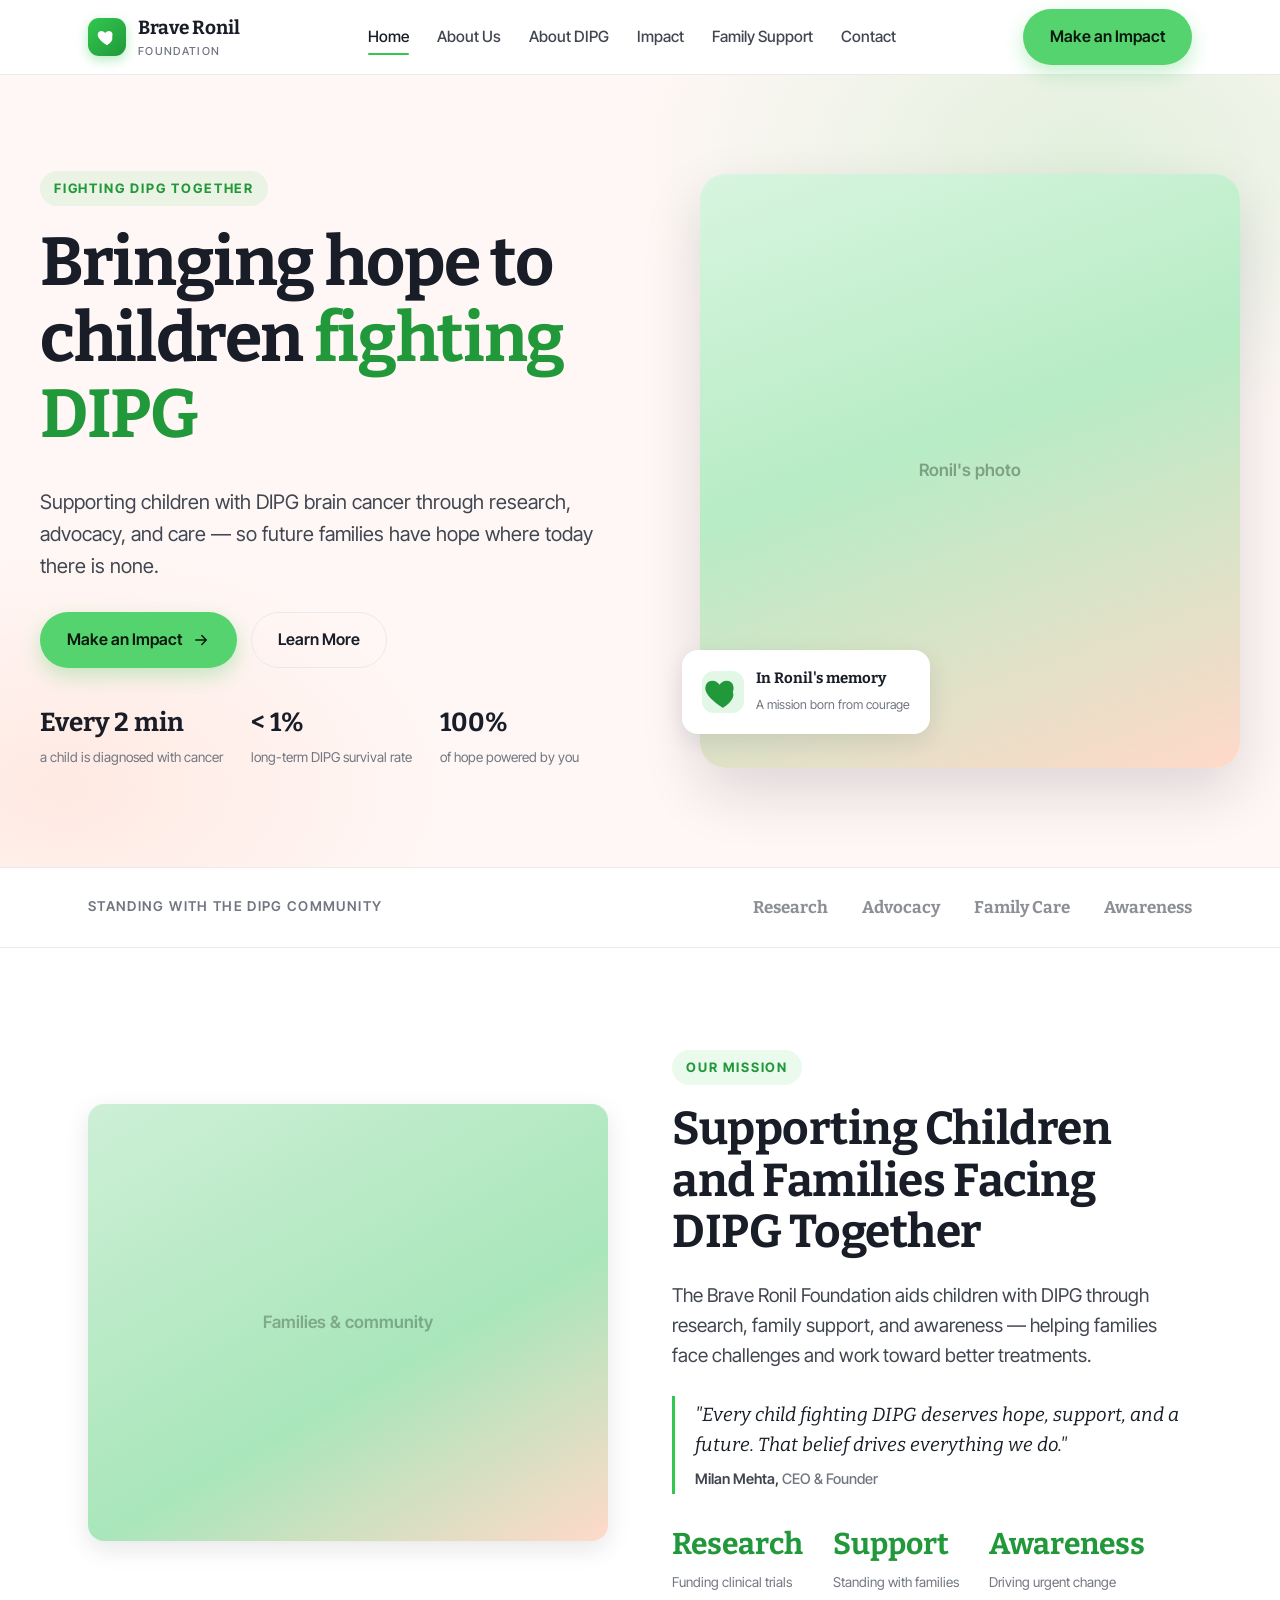
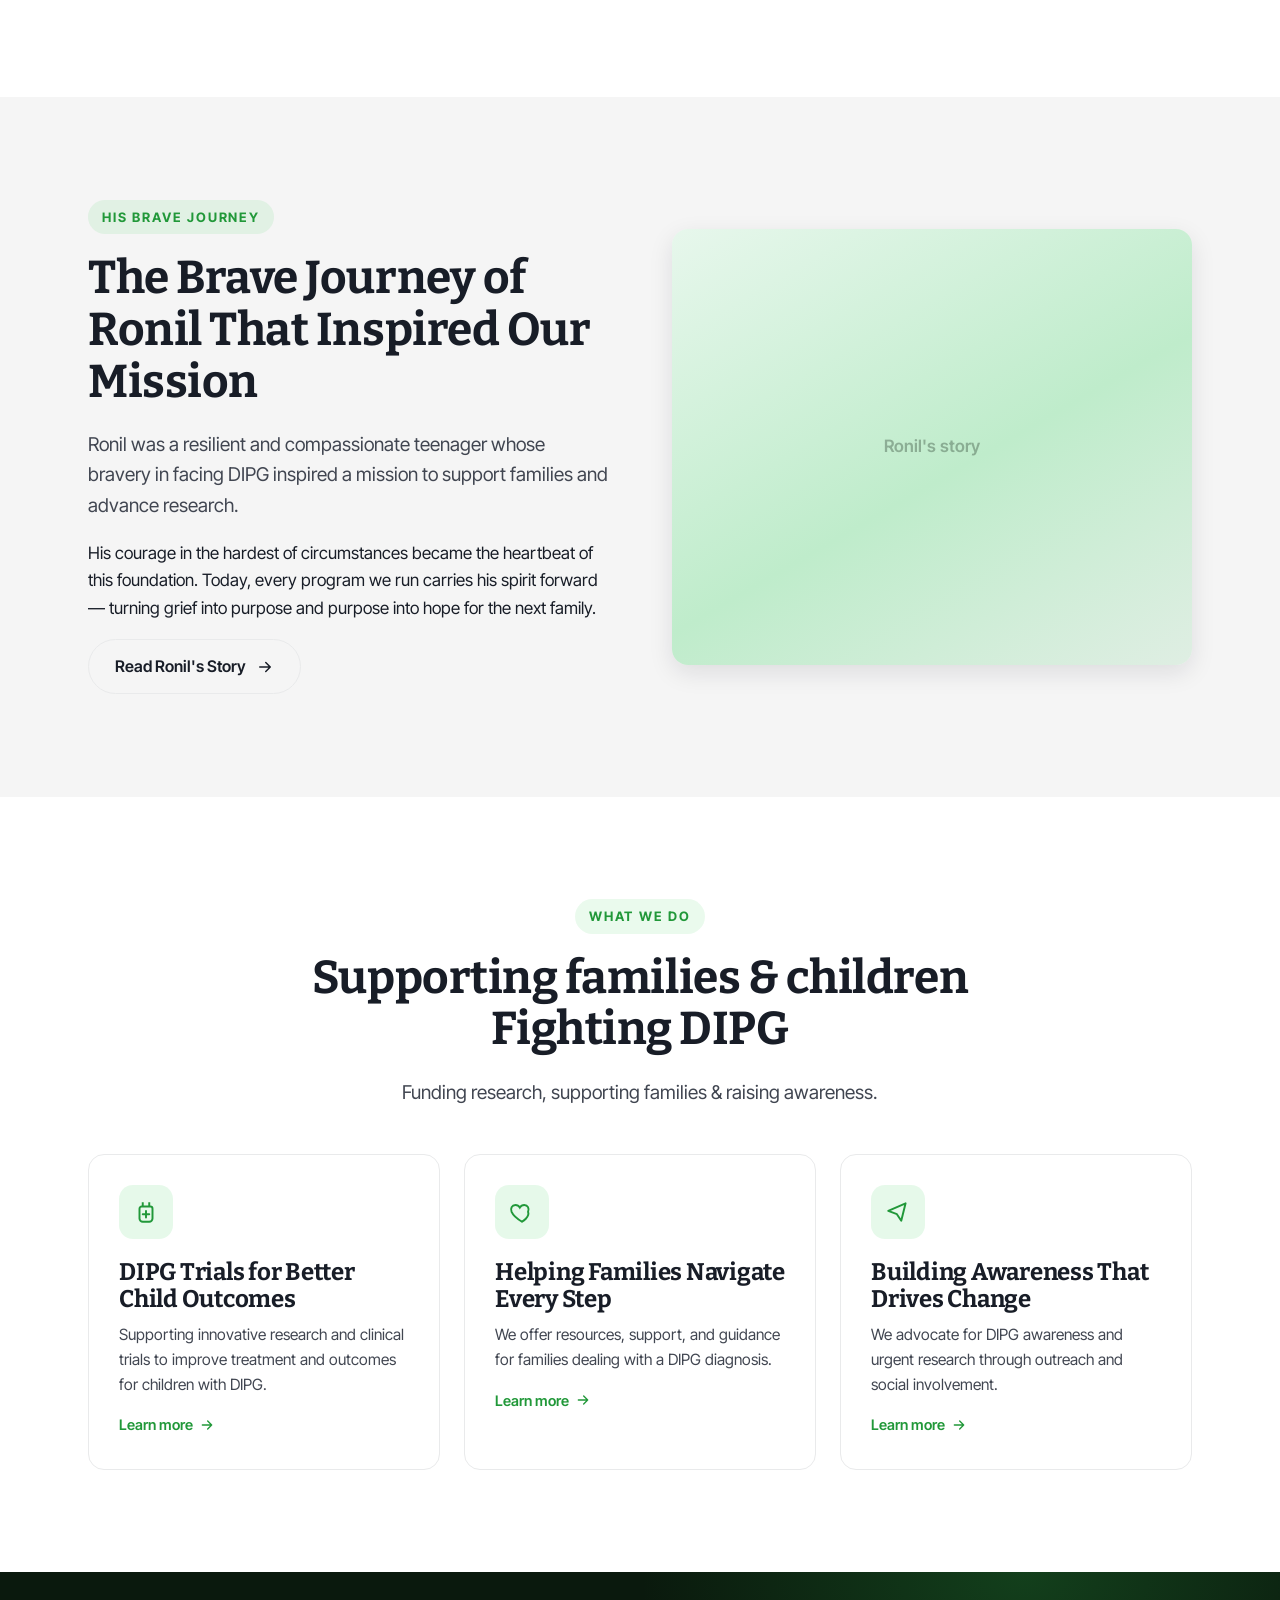
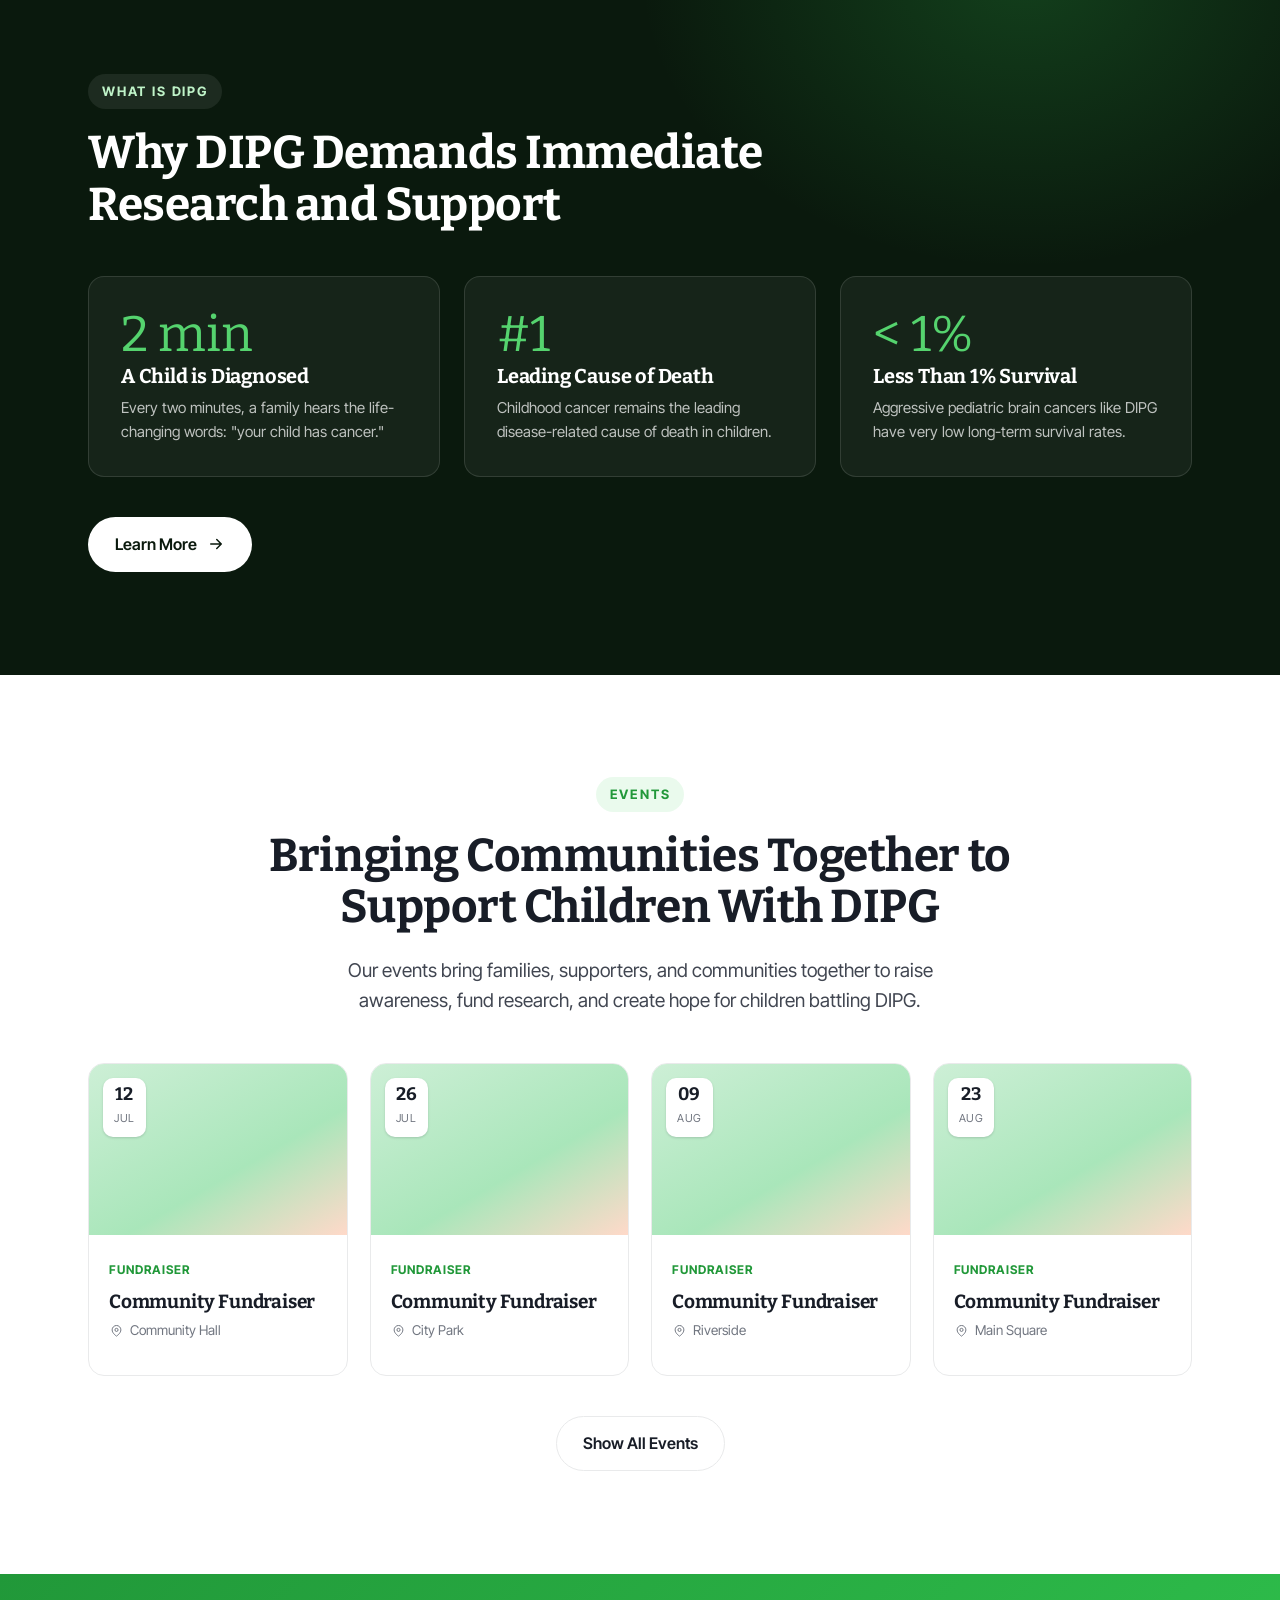
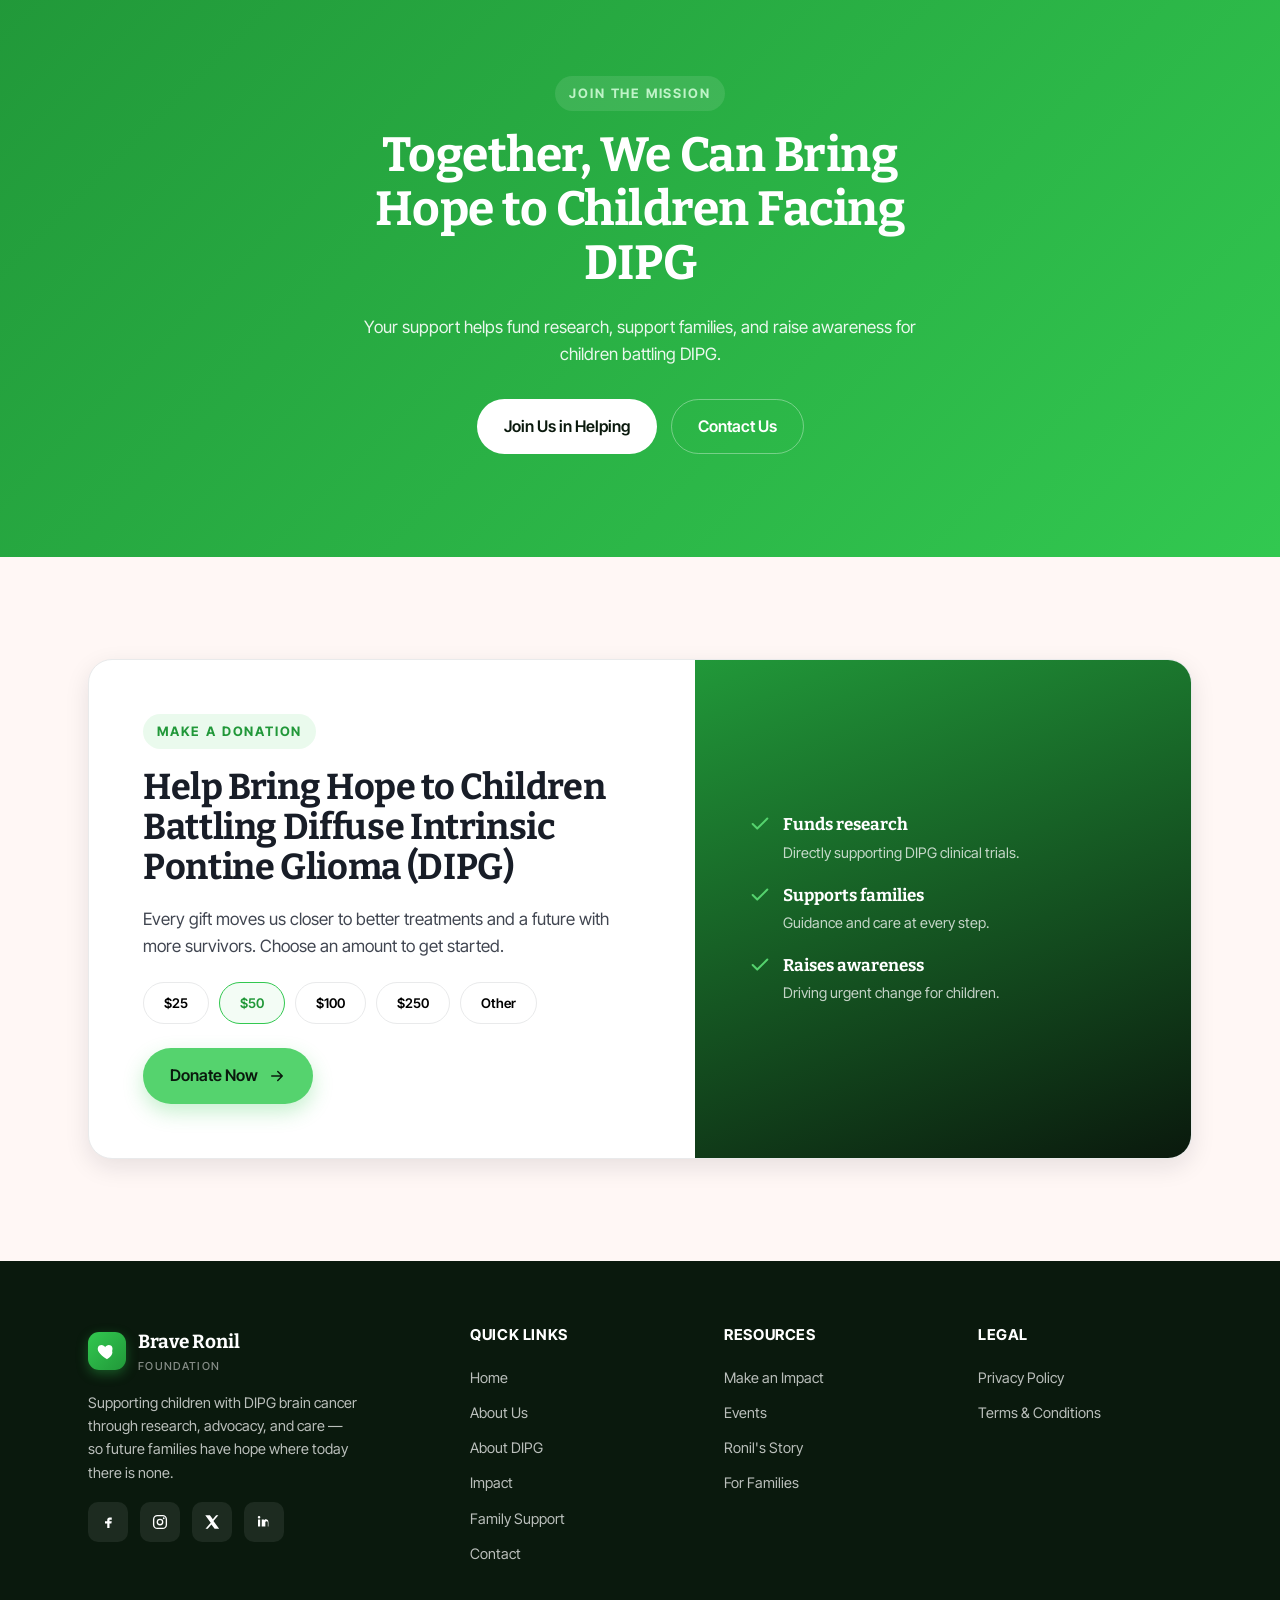
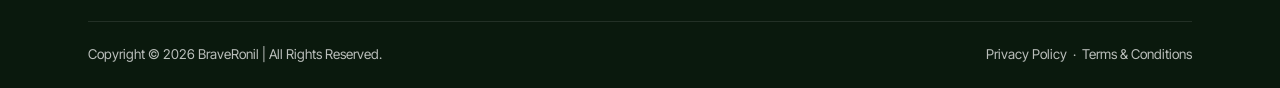
<file: index.html>
<!doctype html>
<html lang="en-US">
<head>
  <meta charset="UTF-8">
  <meta name="viewport" content="width=device-width, initial-scale=1">
  <title>Home — Brave Ronil Foundation</title>
  <meta name="description" content="The Brave Ronil Foundation supports children with DIPG brain cancer through research, advocacy, and care so future families have hope where today there is none.">
  <link rel="preconnect" href="https://fonts.googleapis.com">
  <link rel="preconnect" href="https://fonts.gstatic.com" crossorigin>
  <link href="https://fonts.googleapis.com/css2?family=Bitter:ital,wght@0,400;0,500;0,600;0,700;0,800;1,400;1,500&family=Inter+Tight:wght@400;500;600;700&display=swap" rel="stylesheet">
  <link rel="stylesheet" href="css/styles.css">
  <link rel="icon" href="assets/img/favicon.svg" type="image/svg+xml">
</head>
<body class="home">

  <!-- ================= HEADER ================= -->
  <header class="site-header">
    <div class="container nav">
      <a class="brand" href="index.html" aria-label="Brave Ronil Foundation home">
        <span class="brand-mark" aria-hidden="true">
          <svg viewBox="0 0 24 24" fill="none"><path d="M12 21s-7.5-4.35-9.6-9.03C1.05 8.7 2.7 5.5 5.9 5.5c1.9 0 3.3 1.05 4.1 2.4.8-1.35 2.2-2.4 4.1-2.4 3.2 0 4.85 3.2 3.5 6.47C19.5 16.65 12 21 12 21Z" fill="currentColor"/></svg>
        </span>
        <span>Brave Ronil<small>Foundation</small></span>
      </a>
      <nav class="nav-links" aria-label="Primary">
        <a href="index.html" class="active">Home</a>
        <a href="about-us.html">About Us</a>
        <a href="about-dipg.html">About DIPG</a>
        <a href="impact.html">Impact</a>
        <a href="family-support.html">Family Support</a>
        <a href="contact.html">Contact</a>
      </nav>
      <div class="nav-actions">
        <a href="get-involved.html" class="btn btn-primary">Make an Impact</a>
        <button class="nav-toggle" aria-label="Menu" aria-expanded="false"><span></span></button>
      </div>
    </div>
  </header>

  <main id="content">

    <!-- ================= HERO ================= -->
    <section class="hero">
      <div class="container hero-grid">
        <div class="hero-copy reveal">
          <span class="eyebrow">Fighting DIPG together</span>
          <h1>Bringing hope to children <span class="hl">fighting DIPG</span></h1>
          <p class="lead">Supporting children with DIPG brain cancer through research, advocacy, and care — so future families have hope where today there is none.</p>
          <div class="hero-cta">
            <a href="get-involved.html" class="btn btn-primary">Make an Impact
              <svg viewBox="0 0 24 24" fill="none"><path d="M5 12h14M13 6l6 6-6 6" stroke="currentColor" stroke-width="2" stroke-linecap="round" stroke-linejoin="round"/></svg>
            </a>
            <a href="about-us.html" class="btn btn-ghost">Learn More</a>
          </div>
          <div class="hero-trust">
            <div class="t"><b>Every 2 min</b><span>a child is diagnosed with cancer</span></div>
            <div class="t"><b>&lt; 1%</b><span>long-term DIPG survival rate</span></div>
            <div class="t"><b>100%</b><span>of hope powered by you</span></div>
          </div>
        </div>
        <div class="hero-visual reveal">
          <div class="hero-photo">
            <span class="ph-label">Ronil's photo</span>
          </div>
          <div class="hero-badge">
            <span class="ic" aria-hidden="true"><svg viewBox="0 0 24 24" fill="none"><path d="M12 21s-7.5-4.35-9.6-9.03C1.05 8.7 2.7 5.5 5.9 5.5c1.9 0 3.3 1.05 4.1 2.4.8-1.35 2.2-2.4 4.1-2.4 3.2 0 4.85 3.2 3.5 6.47C19.5 16.65 12 21 12 21Z" fill="currentColor"/></svg></span>
            <div><b>In Ronil's memory</b><span>A mission born from courage</span></div>
          </div>
        </div>
      </div>
    </section>

    <!-- ================= PARTNER STRIP ================= -->
    <div class="strip">
      <div class="container">
        <p>Standing with the DIPG community</p>
        <div class="marks">
          <span>Research</span><span>Advocacy</span><span>Family Care</span><span>Awareness</span>
        </div>
      </div>
    </div>

    <!-- ================= MISSION / ABOUT ================= -->
    <section class="section">
      <div class="container split">
        <div class="split-media reveal">
          <div class="media-card">Families &amp; community</div>
        </div>
        <div class="split-copy reveal">
          <span class="eyebrow">Our mission</span>
          <h2 class="title">Supporting Children and Families Facing DIPG Together</h2>
          <p class="lead">The Brave Ronil Foundation aids children with DIPG through research, family support, and awareness — helping families face challenges and work toward better treatments.</p>
          <div class="quote">
            <p>"Every child fighting DIPG deserves hope, support, and a future. That belief drives everything we do."</p>
            <div class="by">Milan Mehta, <span>CEO &amp; Founder</span></div>
          </div>
          <div class="stat-inline">
            <div class="s"><b>Research</b><span>Funding clinical trials</span></div>
            <div class="s"><b>Support</b><span>Standing with families</span></div>
            <div class="s"><b>Awareness</b><span>Driving urgent change</span></div>
          </div>
        </div>
      </div>
    </section>

    <!-- ================= RONIL'S STORY ================= -->
    <section class="section" style="background:var(--fill)">
      <div class="container split reverse">
        <div class="split-media reveal">
          <div class="media-card alt">Ronil's story</div>
        </div>
        <div class="split-copy reveal">
          <span class="eyebrow">His brave journey</span>
          <h2 class="title">The Brave Journey of Ronil That Inspired Our Mission</h2>
          <p class="lead">Ronil was a resilient and compassionate teenager whose bravery in facing DIPG inspired a mission to support families and advance research.</p>
          <p>His courage in the hardest of circumstances became the heartbeat of this foundation. Today, every program we run carries his spirit forward — turning grief into purpose and purpose into hope for the next family.</p>
          <a href="about-us.html" class="btn btn-ghost">Read Ronil's Story
            <svg viewBox="0 0 24 24" fill="none"><path d="M5 12h14M13 6l6 6-6 6" stroke="currentColor" stroke-width="2" stroke-linecap="round" stroke-linejoin="round"/></svg>
          </a>
        </div>
      </div>
    </section>

    <!-- ================= PILLARS ================= -->
    <section class="section">
      <div class="container">
        <div class="section-head center reveal">
          <span class="eyebrow">What we do</span>
          <h2 class="title">Supporting families &amp; children Fighting DIPG</h2>
          <p class="lead">Funding research, supporting families &amp; raising awareness.</p>
        </div>
        <div class="cards">
          <article class="card reveal">
            <span class="ic" aria-hidden="true"><svg viewBox="0 0 24 24" fill="none"><path d="M9 3v4M15 3v4M8 7h8a2 2 0 0 1 2 2v9a3 3 0 0 1-3 3H9a3 3 0 0 1-3-3V9a2 2 0 0 1 2-2Z" stroke="currentColor" stroke-width="1.8"/><path d="M12 11v6M9 14h6" stroke="currentColor" stroke-width="1.8" stroke-linecap="round"/></svg></span>
            <h3>DIPG Trials for Better Child Outcomes</h3>
            <p>Supporting innovative research and clinical trials to improve treatment and outcomes for children with DIPG.</p>
            <a href="impact.html" class="more">Learn more
              <svg viewBox="0 0 24 24" width="16" height="16" fill="none"><path d="M5 12h14M13 6l6 6-6 6" stroke="currentColor" stroke-width="2" stroke-linecap="round" stroke-linejoin="round"/></svg></a>
          </article>
          <article class="card reveal">
            <span class="ic" aria-hidden="true"><svg viewBox="0 0 24 24" fill="none"><path d="M12 21s-7.5-4.35-9.6-9.03C1.05 8.7 2.7 5.5 5.9 5.5c1.9 0 3.3 1.05 4.1 2.4.8-1.35 2.2-2.4 4.1-2.4 3.2 0 4.85 3.2 3.5 6.47C19.5 16.65 12 21 12 21Z" stroke="currentColor" stroke-width="1.8"/></svg></span>
            <h3>Helping Families Navigate Every Step</h3>
            <p>We offer resources, support, and guidance for families dealing with a DIPG diagnosis.</p>
            <a href="family-support.html" class="more">Learn more
              <svg viewBox="0 0 24 24" width="16" height="16" fill="none"><path d="M5 12h14M13 6l6 6-6 6" stroke="currentColor" stroke-width="2" stroke-linecap="round" stroke-linejoin="round"/></svg></a>
          </article>
          <article class="card reveal">
            <span class="ic" aria-hidden="true"><svg viewBox="0 0 24 24" fill="none"><path d="M3 11l16-7-4 16-4-6-8-3Z" stroke="currentColor" stroke-width="1.8" stroke-linejoin="round"/></svg></span>
            <h3>Building Awareness That Drives Change</h3>
            <p>We advocate for DIPG awareness and urgent research through outreach and social involvement.</p>
            <a href="about-dipg.html" class="more">Learn more
              <svg viewBox="0 0 24 24" width="16" height="16" fill="none"><path d="M5 12h14M13 6l6 6-6 6" stroke="currentColor" stroke-width="2" stroke-linecap="round" stroke-linejoin="round"/></svg></a>
          </article>
        </div>
      </div>
    </section>

    <!-- ================= STATS (WHAT IS DIPG) ================= -->
    <section class="section stats-band">
      <div class="container">
        <div class="section-head reveal">
          <span class="eyebrow">What is DIPG</span>
          <h2 class="title">Why DIPG Demands Immediate Research and Support</h2>
        </div>
        <div class="stats-grid">
          <div class="stat-box reveal">
            <div class="num">2 min</div>
            <h3>A Child is Diagnosed</h3>
            <p>Every two minutes, a family hears the life-changing words: "your child has cancer."</p>
          </div>
          <div class="stat-box reveal">
            <div class="num">#1</div>
            <h3>Leading Cause of Death</h3>
            <p>Childhood cancer remains the leading disease-related cause of death in children.</p>
          </div>
          <div class="stat-box reveal">
            <div class="num">&lt; 1%</div>
            <h3>Less Than 1% Survival</h3>
            <p>Aggressive pediatric brain cancers like DIPG have very low long-term survival rates.</p>
          </div>
        </div>
        <div class="band-cta reveal">
          <a href="about-dipg.html" class="btn btn-white">Learn More
            <svg viewBox="0 0 24 24" fill="none"><path d="M5 12h14M13 6l6 6-6 6" stroke="currentColor" stroke-width="2" stroke-linecap="round" stroke-linejoin="round"/></svg>
          </a>
        </div>
      </div>
    </section>

    <!-- ================= EVENTS ================= -->
    <section class="section">
      <div class="container">
        <div class="section-head center reveal">
          <span class="eyebrow">Events</span>
          <h2 class="title">Bringing Communities Together to Support Children With DIPG</h2>
          <p class="lead">Our events bring families, supporters, and communities together to raise awareness, fund research, and create hope for children battling DIPG.</p>
        </div>
        <div class="events-grid">
          <article class="event reveal">
            <div class="thumb"><span class="date"><b>12</b><span>Jul</span></span></div>
            <div class="body"><span class="tag">Fundraiser</span><h3>Community Fundraiser</h3><p class="meta"><svg viewBox="0 0 24 24" width="15" height="15" fill="none"><path d="M12 21s-7-4.5-7-10a7 7 0 1 1 14 0c0 5.5-7 10-7 10Z" stroke="currentColor" stroke-width="1.6"/><circle cx="12" cy="11" r="2.5" stroke="currentColor" stroke-width="1.6"/></svg> Community Hall</p></div>
          </article>
          <article class="event reveal">
            <div class="thumb"><span class="date"><b>26</b><span>Jul</span></span></div>
            <div class="body"><span class="tag">Fundraiser</span><h3>Community Fundraiser</h3><p class="meta"><svg viewBox="0 0 24 24" width="15" height="15" fill="none"><path d="M12 21s-7-4.5-7-10a7 7 0 1 1 14 0c0 5.5-7 10-7 10Z" stroke="currentColor" stroke-width="1.6"/><circle cx="12" cy="11" r="2.5" stroke="currentColor" stroke-width="1.6"/></svg> City Park</p></div>
          </article>
          <article class="event reveal">
            <div class="thumb"><span class="date"><b>09</b><span>Aug</span></span></div>
            <div class="body"><span class="tag">Fundraiser</span><h3>Community Fundraiser</h3><p class="meta"><svg viewBox="0 0 24 24" width="15" height="15" fill="none"><path d="M12 21s-7-4.5-7-10a7 7 0 1 1 14 0c0 5.5-7 10-7 10Z" stroke="currentColor" stroke-width="1.6"/><circle cx="12" cy="11" r="2.5" stroke="currentColor" stroke-width="1.6"/></svg> Riverside</p></div>
          </article>
          <article class="event reveal">
            <div class="thumb"><span class="date"><b>23</b><span>Aug</span></span></div>
            <div class="body"><span class="tag">Fundraiser</span><h3>Community Fundraiser</h3><p class="meta"><svg viewBox="0 0 24 24" width="15" height="15" fill="none"><path d="M12 21s-7-4.5-7-10a7 7 0 1 1 14 0c0 5.5-7 10-7 10Z" stroke="currentColor" stroke-width="1.6"/><circle cx="12" cy="11" r="2.5" stroke="currentColor" stroke-width="1.6"/></svg> Main Square</p></div>
          </article>
        </div>
        <div class="events-foot reveal">
          <a href="get-involved.html" class="btn btn-ghost">Show All Events</a>
        </div>
      </div>
    </section>

    <!-- ================= BIG CTA ================= -->
    <section class="section cta">
      <div class="container reveal">
        <span class="eyebrow on-dark">Join the mission</span>
        <h2>Together, We Can Bring Hope to Children Facing DIPG</h2>
        <p>Your support helps fund research, support families, and raise awareness for children battling DIPG.</p>
        <div class="btns">
          <a href="get-involved.html" class="btn btn-white">Join Us in Helping</a>
          <a href="contact.html" class="btn btn-ghost on-dark">Contact Us</a>
        </div>
      </div>
    </section>

    <!-- ================= DONATION BAND ================= -->
    <section class="section donate">
      <div class="container">
        <div class="donate-card reveal">
          <div class="donate-copy">
            <span class="eyebrow">Make a donation</span>
            <h2>Help Bring Hope to Children Battling Diffuse Intrinsic Pontine Glioma (DIPG)</h2>
            <p>Every gift moves us closer to better treatments and a future with more survivors. Choose an amount to get started.</p>
            <div class="donate-amounts">
              <button class="amt">$25</button>
              <button class="amt sel">$50</button>
              <button class="amt">$100</button>
              <button class="amt">$250</button>
              <button class="amt">Other</button>
            </div>
            <a href="get-involved.html" class="btn btn-primary">Donate Now
              <svg viewBox="0 0 24 24" fill="none"><path d="M5 12h14M13 6l6 6-6 6" stroke="currentColor" stroke-width="2" stroke-linecap="round" stroke-linejoin="round"/></svg>
            </a>
          </div>
          <div class="donate-side">
            <div class="line"><svg viewBox="0 0 24 24" fill="none"><path d="M20 6 9 17l-5-5" stroke="currentColor" stroke-width="2.2" stroke-linecap="round" stroke-linejoin="round"/></svg><div><b>Funds research</b><span>Directly supporting DIPG clinical trials.</span></div></div>
            <div class="line"><svg viewBox="0 0 24 24" fill="none"><path d="M20 6 9 17l-5-5" stroke="currentColor" stroke-width="2.2" stroke-linecap="round" stroke-linejoin="round"/></svg><div><b>Supports families</b><span>Guidance and care at every step.</span></div></div>
            <div class="line"><svg viewBox="0 0 24 24" fill="none"><path d="M20 6 9 17l-5-5" stroke="currentColor" stroke-width="2.2" stroke-linecap="round" stroke-linejoin="round"/></svg><div><b>Raises awareness</b><span>Driving urgent change for children.</span></div></div>
          </div>
        </div>
      </div>
    </section>

  </main>

  <!-- ================= FOOTER ================= -->
  <footer class="site-footer">
    <div class="container">
      <div class="footer-grid">
        <div class="footer-brand">
          <a class="brand" href="index.html">
            <span class="brand-mark" aria-hidden="true"><svg viewBox="0 0 24 24" fill="none"><path d="M12 21s-7.5-4.35-9.6-9.03C1.05 8.7 2.7 5.5 5.9 5.5c1.9 0 3.3 1.05 4.1 2.4.8-1.35 2.2-2.4 4.1-2.4 3.2 0 4.85 3.2 3.5 6.47C19.5 16.65 12 21 12 21Z" fill="currentColor"/></svg></span>
            <span>Brave Ronil<small>Foundation</small></span>
          </a>
          <p>Supporting children with DIPG brain cancer through research, advocacy, and care — so future families have hope where today there is none.</p>
          <div class="footer-social">
            <a href="#" aria-label="Facebook"><svg viewBox="0 0 24 24" fill="currentColor"><path d="M14 9h3V6h-3c-1.9 0-3 1.4-3 3v2H8v3h3v6h3v-6h2.5l.5-3H14v-1.5c0-.6.3-.5 0-.5Z"/></svg></a>
            <a href="#" aria-label="Instagram"><svg viewBox="0 0 24 24" fill="none"><rect x="3.5" y="3.5" width="17" height="17" rx="5" stroke="currentColor" stroke-width="1.8"/><circle cx="12" cy="12" r="3.6" stroke="currentColor" stroke-width="1.8"/><circle cx="17" cy="7" r="1.2" fill="currentColor"/></svg></a>
            <a href="#" aria-label="X"><svg viewBox="0 0 24 24" fill="currentColor"><path d="M17.5 3h3l-6.6 7.6L21.5 21h-6l-4.3-5.7L6.3 21H3.3l7-8.1L3 3h6.2l3.9 5.2L17.5 3Z"/></svg></a>
            <a href="#" aria-label="LinkedIn"><svg viewBox="0 0 24 24" fill="currentColor"><path d="M6.9 8.5v9.5H4V8.5h2.9ZM5.4 4a1.7 1.7 0 1 1 0 3.4 1.7 1.7 0 0 1 0-3.4ZM20 18h-2.9v-5c0-1.3-.5-2.1-1.6-2.1-.9 0-1.4.6-1.6 1.2-.1.2-.1.5-.1.8V18H9s.04-8.7 0-9.5h2.9v1.3c.4-.6 1.1-1.5 2.6-1.5 1.9 0 3.4 1.2 3.4 3.9V18Z"/></svg></a>
          </div>
        </div>
        <div class="footer-col">
          <h3>Quick Links</h3>
          <a href="index.html">Home</a>
          <a href="about-us.html">About Us</a>
          <a href="about-dipg.html">About DIPG</a>
          <a href="impact.html">Impact</a>
          <a href="family-support.html">Family Support</a>
          <a href="contact.html">Contact</a>
        </div>
        <div class="footer-col">
          <h3>Resources</h3>
          <a href="get-involved.html">Make an Impact</a>
          <a href="get-involved.html">Events</a>
          <a href="about-us.html">Ronil's Story</a>
          <a href="family-support.html">For Families</a>
        </div>
        <div class="footer-col">
          <h3>Legal</h3>
          <a href="privacy-policy.html">Privacy Policy</a>
          <a href="terms.html">Terms &amp; Conditions</a>
        </div>
      </div>
      <div class="footer-bottom">
        <p style="margin:0">Copyright © <span data-year>2026</span> BraveRonil | All Rights Reserved.</p>
        <p style="margin:0"><a href="privacy-policy.html">Privacy Policy</a> &nbsp;·&nbsp; <a href="terms.html">Terms &amp; Conditions</a></p>
      </div>
    </div>
  </footer>

  <script src="js/main.js"></script>
</body>
</html>
</file>
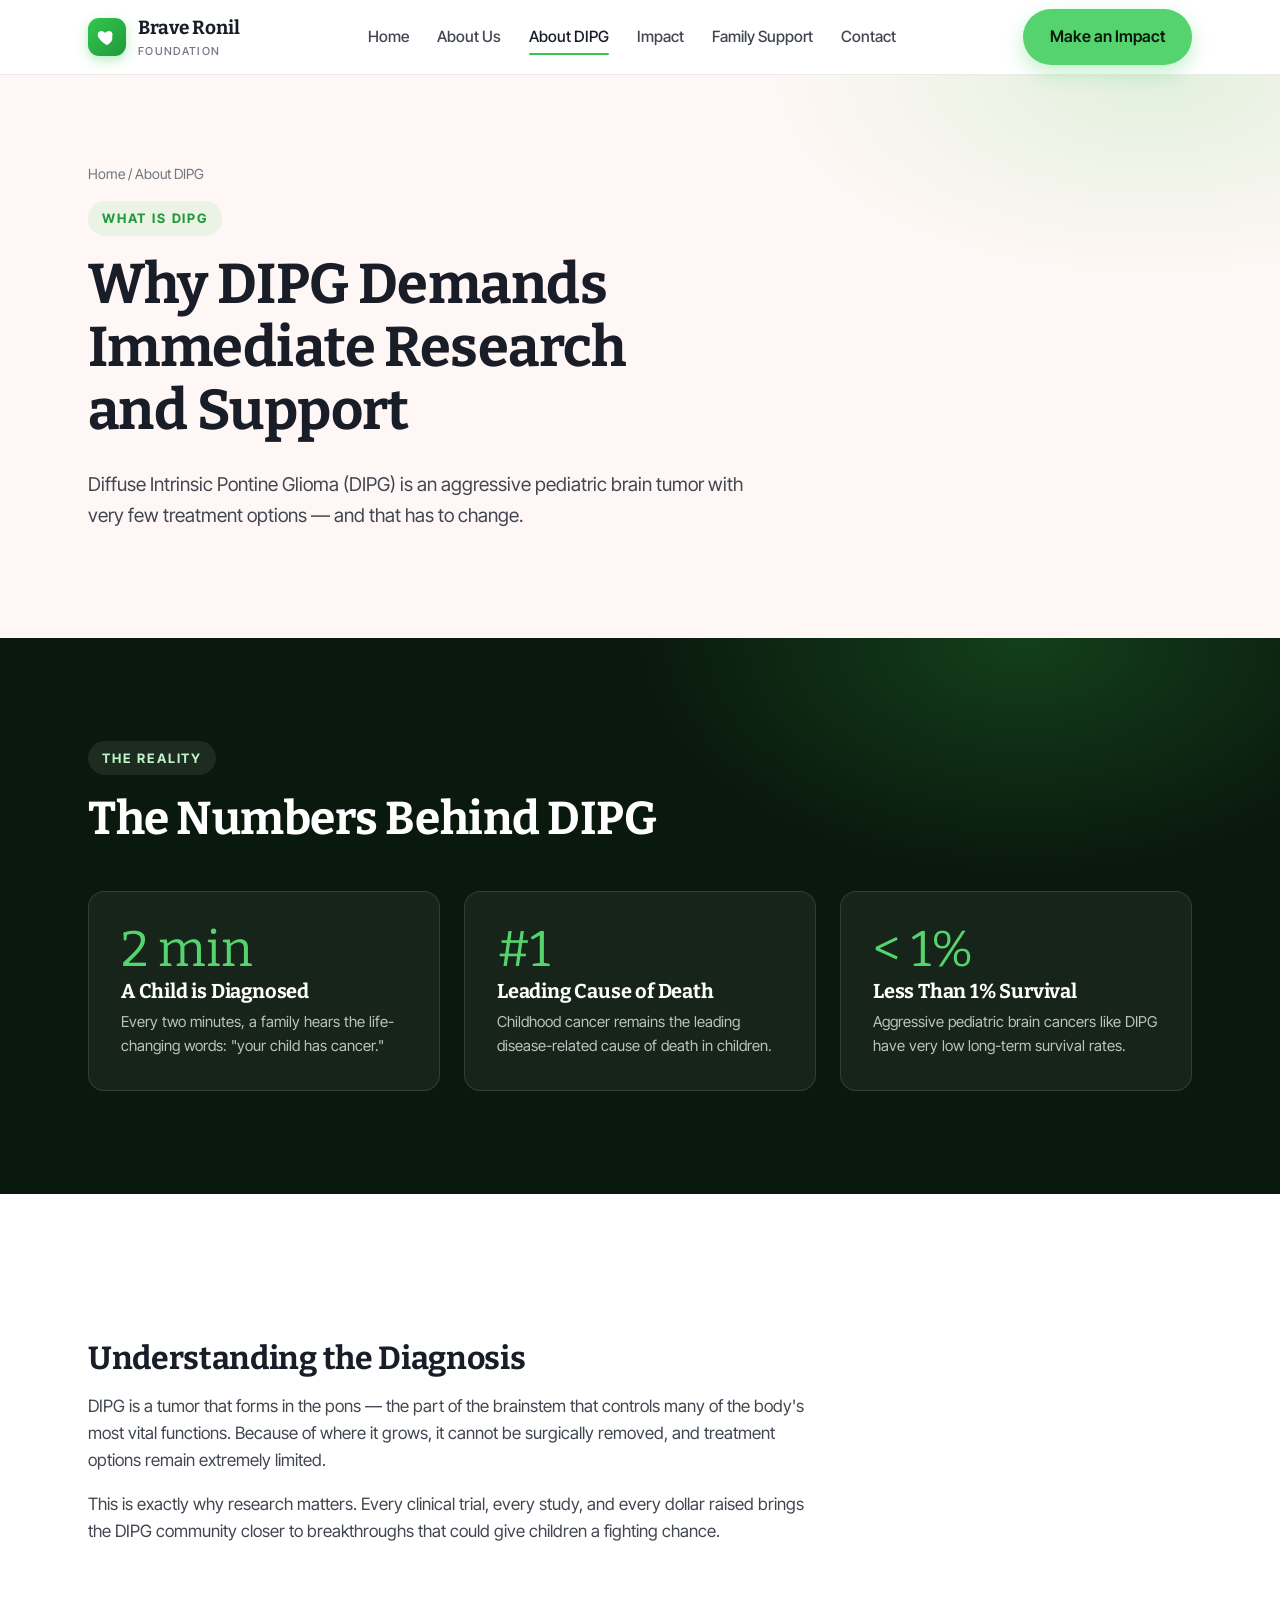
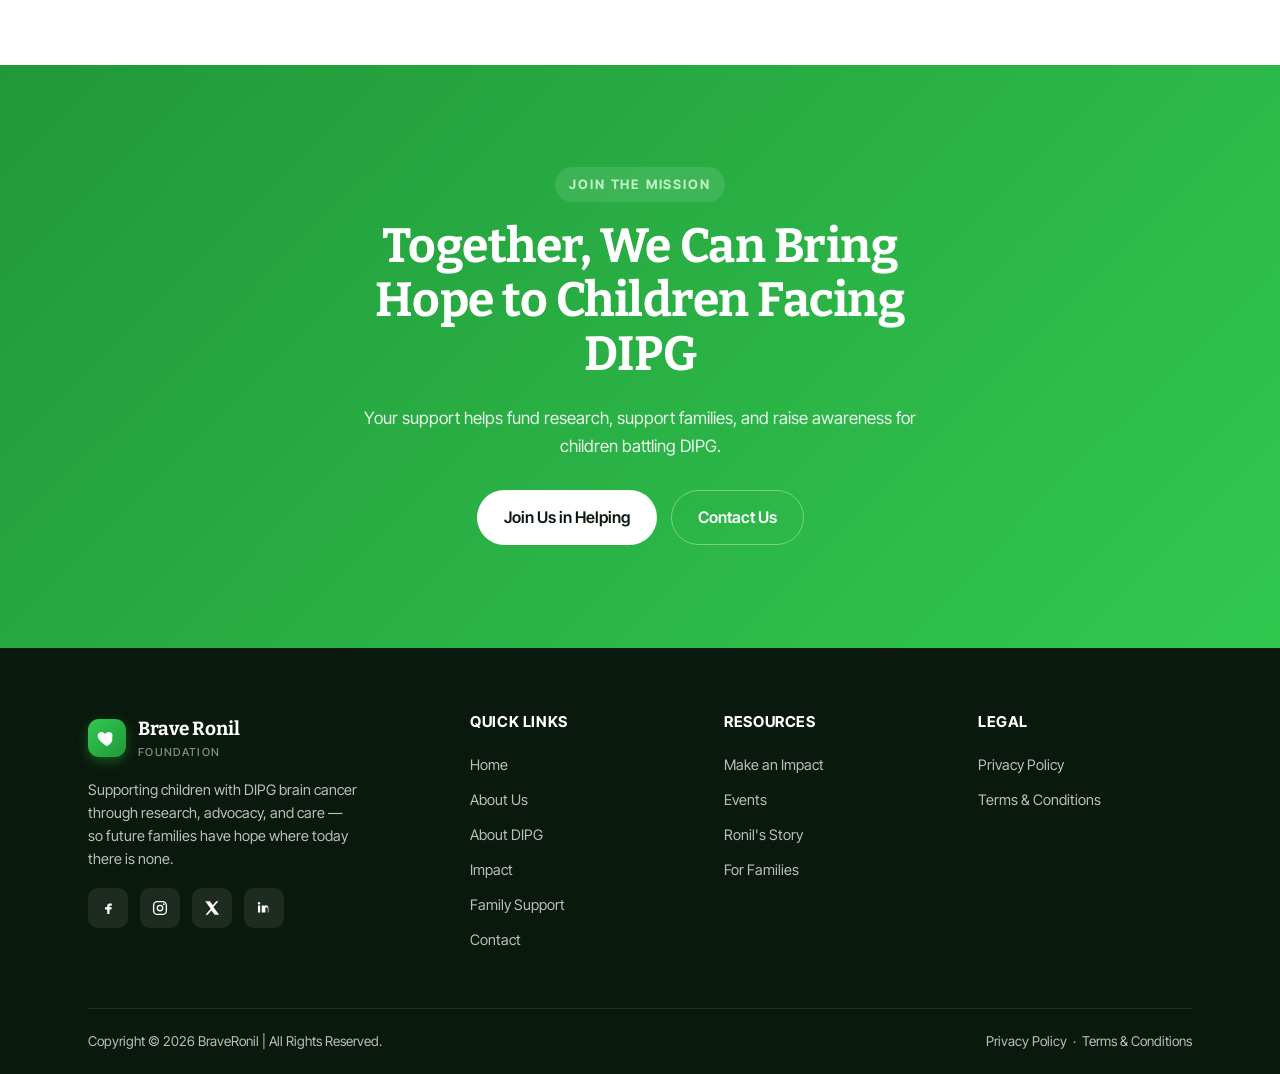
<file: about-dipg.html>
<!doctype html>
<html lang="en-US">
<head>
  <meta charset="UTF-8">
  <meta name="viewport" content="width=device-width, initial-scale=1">
  <title>About DIPG — Brave Ronil Foundation</title>
  <meta name="description" content="Understand what DIPG is, why it is so aggressive, and why it demands immediate research and support.">
  <link rel="preconnect" href="https://fonts.googleapis.com">
  <link rel="preconnect" href="https://fonts.gstatic.com" crossorigin>
  <link href="https://fonts.googleapis.com/css2?family=Bitter:ital,wght@0,400;0,500;0,600;0,700;0,800;1,400;1,500&family=Inter+Tight:wght@400;500;600;700&display=swap" rel="stylesheet">
  <link rel="stylesheet" href="css/styles.css">
  <link rel="icon" href="assets/img/favicon.svg" type="image/svg+xml">
</head>
<body>
  <header class="site-header">
    <div class="container nav">
      <a class="brand" href="index.html" aria-label="Brave Ronil Foundation home">
        <span class="brand-mark" aria-hidden="true"><svg viewBox="0 0 24 24" fill="none"><path d="M12 21s-7.5-4.35-9.6-9.03C1.05 8.7 2.7 5.5 5.9 5.5c1.9 0 3.3 1.05 4.1 2.4.8-1.35 2.2-2.4 4.1-2.4 3.2 0 4.85 3.2 3.5 6.47C19.5 16.65 12 21 12 21Z" fill="currentColor"/></svg></span>
        <span>Brave Ronil<small>Foundation</small></span>
      </a>
      <nav class="nav-links" aria-label="Primary">
        <a href="index.html">Home</a>
        <a href="about-us.html">About Us</a>
        <a href="about-dipg.html" class="active">About DIPG</a>
        <a href="impact.html">Impact</a>
        <a href="family-support.html">Family Support</a>
        <a href="contact.html">Contact</a>
      </nav>
      <div class="nav-actions">
        <a href="get-involved.html" class="btn btn-primary">Make an Impact</a>
        <button class="nav-toggle" aria-label="Menu" aria-expanded="false"><span></span></button>
      </div>
    </div>
  </header>
  <main id="content">
    <section class="page-hero">
      <div class="container">
        <p class="breadcrumb"><a href="index.html">Home</a> / About DIPG</p>
        <span class="eyebrow">What is DIPG</span>
        <h1>Why DIPG Demands Immediate Research and Support</h1>
        <p class="lead">Diffuse Intrinsic Pontine Glioma (DIPG) is an aggressive pediatric brain tumor with very few treatment options — and that has to change.</p>
      </div>
    </section>
    <section class="section stats-band">
      <div class="container">
        <div class="section-head reveal">
          <span class="eyebrow">The reality</span>
          <h2 class="title">The Numbers Behind DIPG</h2>
        </div>
        <div class="stats-grid">
          <div class="stat-box reveal"><div class="num">2 min</div><h3>A Child is Diagnosed</h3><p>Every two minutes, a family hears the life-changing words: "your child has cancer."</p></div>
          <div class="stat-box reveal"><div class="num">#1</div><h3>Leading Cause of Death</h3><p>Childhood cancer remains the leading disease-related cause of death in children.</p></div>
          <div class="stat-box reveal"><div class="num">&lt; 1%</div><h3>Less Than 1% Survival</h3><p>Aggressive pediatric brain cancers like DIPG have very low long-term survival rates.</p></div>
        </div>
      </div>
    </section>    <section class="section">
      <div class="container">
        <div class="prose reveal">
<h2>Understanding the Diagnosis</h2>
<p>DIPG is a tumor that forms in the pons — the part of the brainstem that controls many of the body's most vital functions. Because of where it grows, it cannot be surgically removed, and treatment options remain extremely limited.</p>
<p>This is exactly why research matters. Every clinical trial, every study, and every dollar raised brings the DIPG community closer to breakthroughs that could give children a fighting chance.</p>
        </div>
      </div>
    </section>    <section class="section cta">
      <div class="container reveal">
        <span class="eyebrow on-dark">Join the mission</span>
        <h2>Together, We Can Bring Hope to Children Facing DIPG</h2>
        <p>Your support helps fund research, support families, and raise awareness for children battling DIPG.</p>
        <div class="btns">
          <a href="get-involved.html" class="btn btn-white">Join Us in Helping</a>
          <a href="contact.html" class="btn btn-ghost on-dark">Contact Us</a>
        </div>
      </div>
    </section>
  </main>
  <footer class="site-footer">
    <div class="container">
      <div class="footer-grid">
        <div class="footer-brand">
          <a class="brand" href="index.html">
            <span class="brand-mark" aria-hidden="true"><svg viewBox="0 0 24 24" fill="none"><path d="M12 21s-7.5-4.35-9.6-9.03C1.05 8.7 2.7 5.5 5.9 5.5c1.9 0 3.3 1.05 4.1 2.4.8-1.35 2.2-2.4 4.1-2.4 3.2 0 4.85 3.2 3.5 6.47C19.5 16.65 12 21 12 21Z" fill="currentColor"/></svg></span>
            <span>Brave Ronil<small>Foundation</small></span>
          </a>
          <p>Supporting children with DIPG brain cancer through research, advocacy, and care — so future families have hope where today there is none.</p>
          <div class="footer-social">
            <a href="#" aria-label="Facebook"><svg viewBox="0 0 24 24" fill="currentColor"><path d="M14 9h3V6h-3c-1.9 0-3 1.4-3 3v2H8v3h3v6h3v-6h2.5l.5-3H14v-1.5c0-.6.3-.5 0-.5Z"/></svg></a>
            <a href="#" aria-label="Instagram"><svg viewBox="0 0 24 24" fill="none"><rect x="3.5" y="3.5" width="17" height="17" rx="5" stroke="currentColor" stroke-width="1.8"/><circle cx="12" cy="12" r="3.6" stroke="currentColor" stroke-width="1.8"/><circle cx="17" cy="7" r="1.2" fill="currentColor"/></svg></a>
            <a href="#" aria-label="X"><svg viewBox="0 0 24 24" fill="currentColor"><path d="M17.5 3h3l-6.6 7.6L21.5 21h-6l-4.3-5.7L6.3 21H3.3l7-8.1L3 3h6.2l3.9 5.2L17.5 3Z"/></svg></a>
            <a href="#" aria-label="LinkedIn"><svg viewBox="0 0 24 24" fill="currentColor"><path d="M6.9 8.5v9.5H4V8.5h2.9ZM5.4 4a1.7 1.7 0 1 1 0 3.4 1.7 1.7 0 0 1 0-3.4ZM20 18h-2.9v-5c0-1.3-.5-2.1-1.6-2.1-.9 0-1.4.6-1.6 1.2-.1.2-.1.5-.1.8V18H9s.04-8.7 0-9.5h2.9v1.3c.4-.6 1.1-1.5 2.6-1.5 1.9 0 3.4 1.2 3.4 3.9V18Z"/></svg></a>
          </div>
        </div>
        <div class="footer-col">
          <h3>Quick Links</h3>
          <a href="index.html">Home</a>
          <a href="about-us.html">About Us</a>
          <a href="about-dipg.html">About DIPG</a>
          <a href="impact.html">Impact</a>
          <a href="family-support.html">Family Support</a>
          <a href="contact.html">Contact</a>
        </div>
        <div class="footer-col">
          <h3>Resources</h3>
          <a href="get-involved.html">Make an Impact</a>
          <a href="get-involved.html">Events</a>
          <a href="about-us.html">Ronil's Story</a>
          <a href="family-support.html">For Families</a>
        </div>
        <div class="footer-col">
          <h3>Legal</h3>
          <a href="privacy-policy.html">Privacy Policy</a>
          <a href="terms.html">Terms &amp; Conditions</a>
        </div>
      </div>
      <div class="footer-bottom">
        <p style="margin:0">Copyright © <span data-year>2026</span> BraveRonil | All Rights Reserved.</p>
        <p style="margin:0"><a href="privacy-policy.html">Privacy Policy</a> &nbsp;·&nbsp; <a href="terms.html">Terms &amp; Conditions</a></p>
      </div>
    </div>
  </footer>
  <script src="js/main.js"></script>
</body>
</html>
</file>
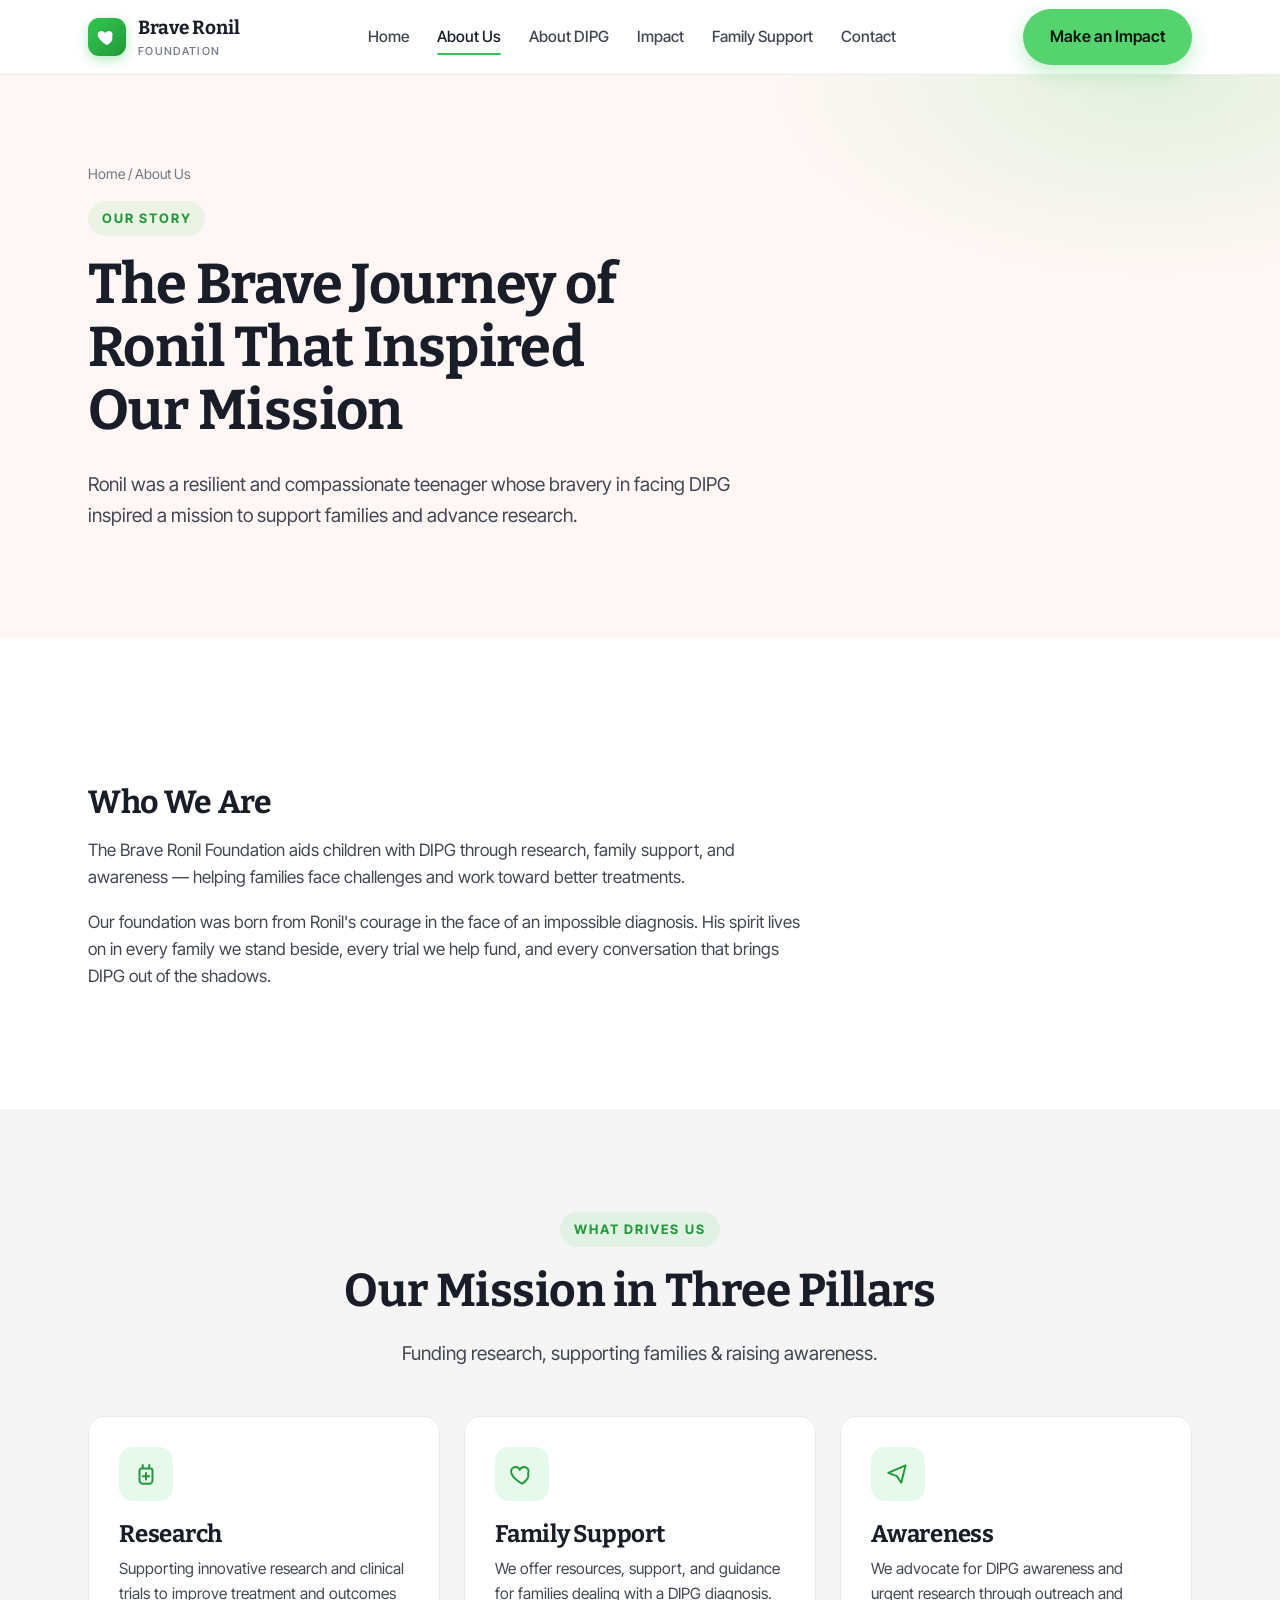
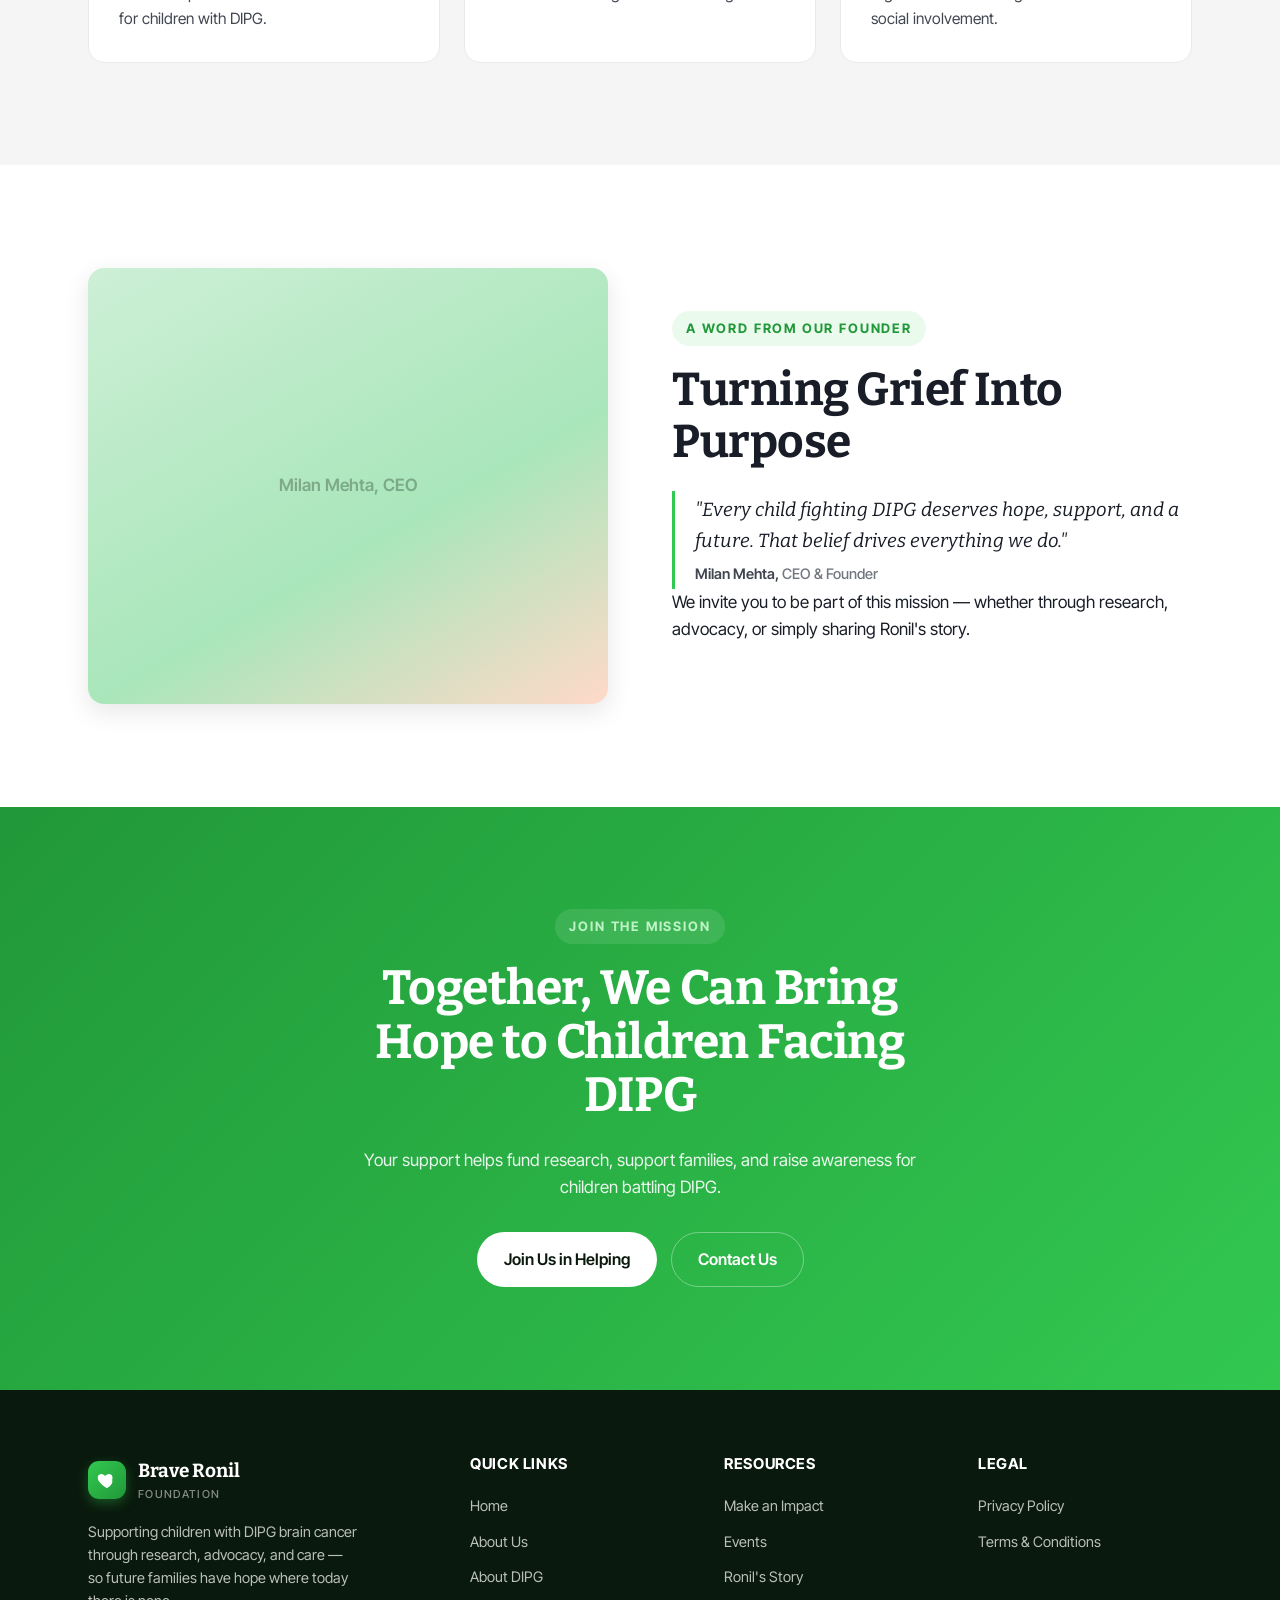
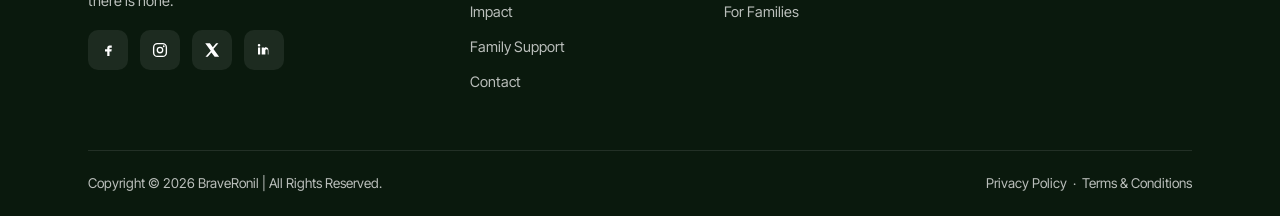
<file: about-us.html>
<!doctype html>
<html lang="en-US">
<head>
  <meta charset="UTF-8">
  <meta name="viewport" content="width=device-width, initial-scale=1">
  <title>About Us — Brave Ronil Foundation</title>
  <meta name="description" content="Learn about the Brave Ronil Foundation, our mission, and the brave journey of Ronil that inspired it all.">
  <link rel="preconnect" href="https://fonts.googleapis.com">
  <link rel="preconnect" href="https://fonts.gstatic.com" crossorigin>
  <link href="https://fonts.googleapis.com/css2?family=Bitter:ital,wght@0,400;0,500;0,600;0,700;0,800;1,400;1,500&family=Inter+Tight:wght@400;500;600;700&display=swap" rel="stylesheet">
  <link rel="stylesheet" href="css/styles.css">
  <link rel="icon" href="assets/img/favicon.svg" type="image/svg+xml">
</head>
<body>
  <header class="site-header">
    <div class="container nav">
      <a class="brand" href="index.html" aria-label="Brave Ronil Foundation home">
        <span class="brand-mark" aria-hidden="true"><svg viewBox="0 0 24 24" fill="none"><path d="M12 21s-7.5-4.35-9.6-9.03C1.05 8.7 2.7 5.5 5.9 5.5c1.9 0 3.3 1.05 4.1 2.4.8-1.35 2.2-2.4 4.1-2.4 3.2 0 4.85 3.2 3.5 6.47C19.5 16.65 12 21 12 21Z" fill="currentColor"/></svg></span>
        <span>Brave Ronil<small>Foundation</small></span>
      </a>
      <nav class="nav-links" aria-label="Primary">
        <a href="index.html">Home</a>
        <a href="about-us.html" class="active">About Us</a>
        <a href="about-dipg.html">About DIPG</a>
        <a href="impact.html">Impact</a>
        <a href="family-support.html">Family Support</a>
        <a href="contact.html">Contact</a>
      </nav>
      <div class="nav-actions">
        <a href="get-involved.html" class="btn btn-primary">Make an Impact</a>
        <button class="nav-toggle" aria-label="Menu" aria-expanded="false"><span></span></button>
      </div>
    </div>
  </header>
  <main id="content">
    <section class="page-hero">
      <div class="container">
        <p class="breadcrumb"><a href="index.html">Home</a> / About Us</p>
        <span class="eyebrow">Our story</span>
        <h1>The Brave Journey of Ronil That Inspired Our Mission</h1>
        <p class="lead">Ronil was a resilient and compassionate teenager whose bravery in facing DIPG inspired a mission to support families and advance research.</p>
      </div>
    </section>
    <section class="section">
      <div class="container">
        <div class="prose reveal">
<h2>Who We Are</h2>
<p>The Brave Ronil Foundation aids children with DIPG through research, family support, and awareness — helping families face challenges and work toward better treatments.</p>
<p>Our foundation was born from Ronil's courage in the face of an impossible diagnosis. His spirit lives on in every family we stand beside, every trial we help fund, and every conversation that brings DIPG out of the shadows.</p>
        </div>
      </div>
    </section>    <section class="section" style="background:var(--fill)">
      <div class="container">
        <div class="section-head center reveal">
          <span class="eyebrow">What drives us</span>
          <h2 class="title">Our Mission in Three Pillars</h2>
          <p class="lead">Funding research, supporting families &amp; raising awareness.</p>
        </div>
        <div class="cards">
          <article class="card reveal">
            <span class="ic" aria-hidden="true"><svg viewBox="0 0 24 24" fill="none"><path d="M9 3v4M15 3v4M8 7h8a2 2 0 0 1 2 2v9a3 3 0 0 1-3 3H9a3 3 0 0 1-3-3V9a2 2 0 0 1 2-2Z" stroke="currentColor" stroke-width="1.8"/><path d="M12 11v6M9 14h6" stroke="currentColor" stroke-width="1.8" stroke-linecap="round"/></svg></span>
            <h3>Research</h3>
            <p>Supporting innovative research and clinical trials to improve treatment and outcomes for children with DIPG.</p>
          </article>
          <article class="card reveal">
            <span class="ic" aria-hidden="true"><svg viewBox="0 0 24 24" fill="none"><path d="M12 21s-7.5-4.35-9.6-9.03C1.05 8.7 2.7 5.5 5.9 5.5c1.9 0 3.3 1.05 4.1 2.4.8-1.35 2.2-2.4 4.1-2.4 3.2 0 4.85 3.2 3.5 6.47C19.5 16.65 12 21 12 21Z" stroke="currentColor" stroke-width="1.8"/></svg></span>
            <h3>Family Support</h3>
            <p>We offer resources, support, and guidance for families dealing with a DIPG diagnosis.</p>
          </article>
          <article class="card reveal">
            <span class="ic" aria-hidden="true"><svg viewBox="0 0 24 24" fill="none"><path d="M3 11l16-7-4 16-4-6-8-3Z" stroke="currentColor" stroke-width="1.8" stroke-linejoin="round"/></svg></span>
            <h3>Awareness</h3>
            <p>We advocate for DIPG awareness and urgent research through outreach and social involvement.</p>
          </article>
        </div>
      </div>
    </section>    <section class="section">
      <div class="container split">
        <div class="split-media reveal"><div class="media-card">Milan Mehta, CEO</div></div>
        <div class="split-copy reveal">
          <span class="eyebrow">A word from our founder</span>
          <h2 class="title">Turning Grief Into Purpose</h2>
          <div class="quote"><p>"Every child fighting DIPG deserves hope, support, and a future. That belief drives everything we do."</p><div class="by">Milan Mehta, <span>CEO &amp; Founder</span></div></div>
          <p>We invite you to be part of this mission — whether through research, advocacy, or simply sharing Ronil's story.</p>
        </div>
      </div>
    </section>    <section class="section cta">
      <div class="container reveal">
        <span class="eyebrow on-dark">Join the mission</span>
        <h2>Together, We Can Bring Hope to Children Facing DIPG</h2>
        <p>Your support helps fund research, support families, and raise awareness for children battling DIPG.</p>
        <div class="btns">
          <a href="get-involved.html" class="btn btn-white">Join Us in Helping</a>
          <a href="contact.html" class="btn btn-ghost on-dark">Contact Us</a>
        </div>
      </div>
    </section>
  </main>
  <footer class="site-footer">
    <div class="container">
      <div class="footer-grid">
        <div class="footer-brand">
          <a class="brand" href="index.html">
            <span class="brand-mark" aria-hidden="true"><svg viewBox="0 0 24 24" fill="none"><path d="M12 21s-7.5-4.35-9.6-9.03C1.05 8.7 2.7 5.5 5.9 5.5c1.9 0 3.3 1.05 4.1 2.4.8-1.35 2.2-2.4 4.1-2.4 3.2 0 4.85 3.2 3.5 6.47C19.5 16.65 12 21 12 21Z" fill="currentColor"/></svg></span>
            <span>Brave Ronil<small>Foundation</small></span>
          </a>
          <p>Supporting children with DIPG brain cancer through research, advocacy, and care — so future families have hope where today there is none.</p>
          <div class="footer-social">
            <a href="#" aria-label="Facebook"><svg viewBox="0 0 24 24" fill="currentColor"><path d="M14 9h3V6h-3c-1.9 0-3 1.4-3 3v2H8v3h3v6h3v-6h2.5l.5-3H14v-1.5c0-.6.3-.5 0-.5Z"/></svg></a>
            <a href="#" aria-label="Instagram"><svg viewBox="0 0 24 24" fill="none"><rect x="3.5" y="3.5" width="17" height="17" rx="5" stroke="currentColor" stroke-width="1.8"/><circle cx="12" cy="12" r="3.6" stroke="currentColor" stroke-width="1.8"/><circle cx="17" cy="7" r="1.2" fill="currentColor"/></svg></a>
            <a href="#" aria-label="X"><svg viewBox="0 0 24 24" fill="currentColor"><path d="M17.5 3h3l-6.6 7.6L21.5 21h-6l-4.3-5.7L6.3 21H3.3l7-8.1L3 3h6.2l3.9 5.2L17.5 3Z"/></svg></a>
            <a href="#" aria-label="LinkedIn"><svg viewBox="0 0 24 24" fill="currentColor"><path d="M6.9 8.5v9.5H4V8.5h2.9ZM5.4 4a1.7 1.7 0 1 1 0 3.4 1.7 1.7 0 0 1 0-3.4ZM20 18h-2.9v-5c0-1.3-.5-2.1-1.6-2.1-.9 0-1.4.6-1.6 1.2-.1.2-.1.5-.1.8V18H9s.04-8.7 0-9.5h2.9v1.3c.4-.6 1.1-1.5 2.6-1.5 1.9 0 3.4 1.2 3.4 3.9V18Z"/></svg></a>
          </div>
        </div>
        <div class="footer-col">
          <h3>Quick Links</h3>
          <a href="index.html">Home</a>
          <a href="about-us.html">About Us</a>
          <a href="about-dipg.html">About DIPG</a>
          <a href="impact.html">Impact</a>
          <a href="family-support.html">Family Support</a>
          <a href="contact.html">Contact</a>
        </div>
        <div class="footer-col">
          <h3>Resources</h3>
          <a href="get-involved.html">Make an Impact</a>
          <a href="get-involved.html">Events</a>
          <a href="about-us.html">Ronil's Story</a>
          <a href="family-support.html">For Families</a>
        </div>
        <div class="footer-col">
          <h3>Legal</h3>
          <a href="privacy-policy.html">Privacy Policy</a>
          <a href="terms.html">Terms &amp; Conditions</a>
        </div>
      </div>
      <div class="footer-bottom">
        <p style="margin:0">Copyright © <span data-year>2026</span> BraveRonil | All Rights Reserved.</p>
        <p style="margin:0"><a href="privacy-policy.html">Privacy Policy</a> &nbsp;·&nbsp; <a href="terms.html">Terms &amp; Conditions</a></p>
      </div>
    </div>
  </footer>
  <script src="js/main.js"></script>
</body>
</html>
</file>
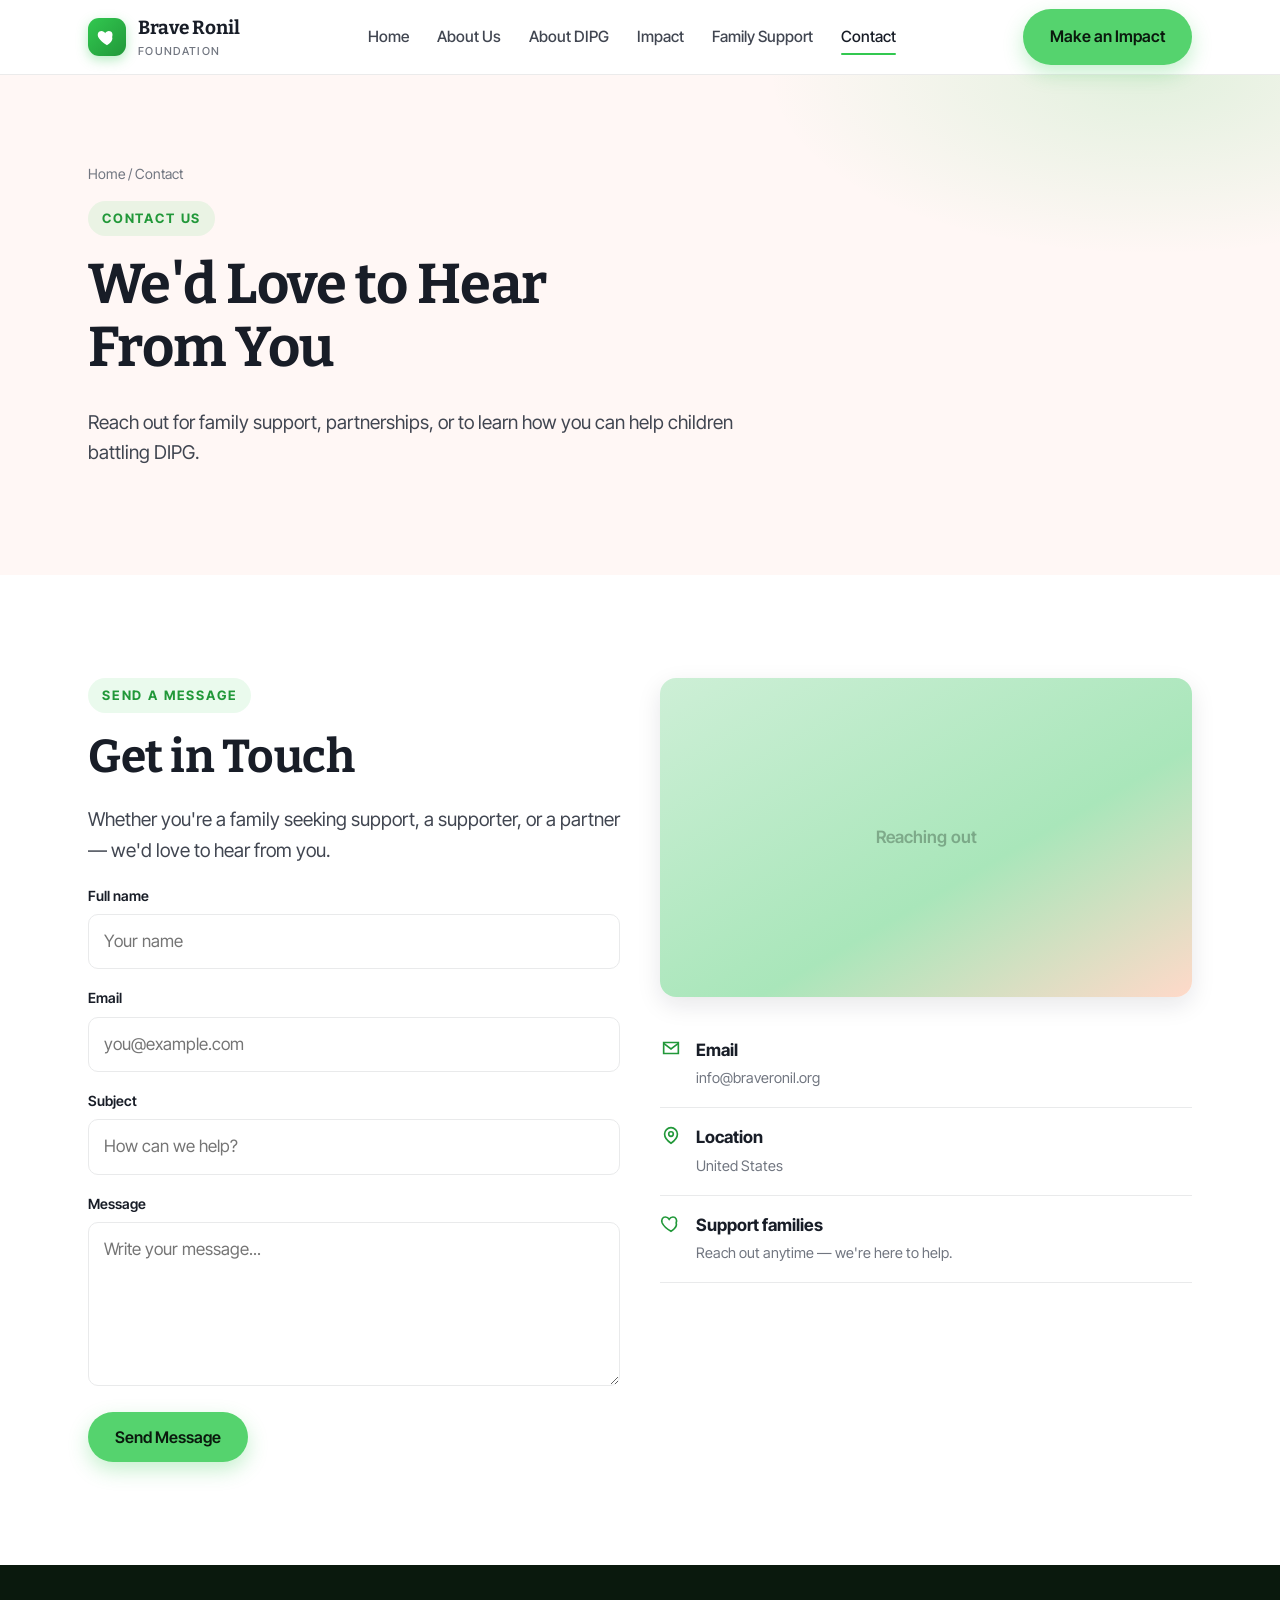
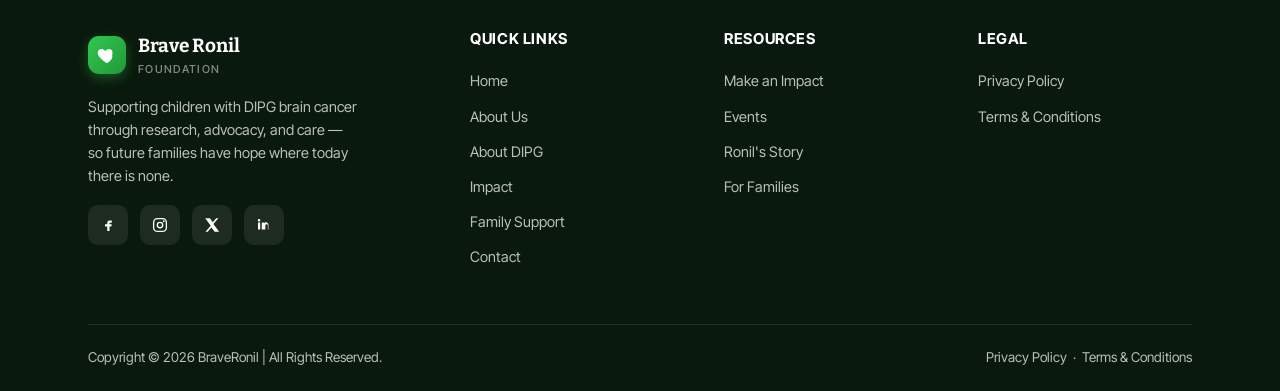
<file: contact.html>
<!doctype html>
<html lang="en-US">
<head>
  <meta charset="UTF-8">
  <meta name="viewport" content="width=device-width, initial-scale=1">
  <title>Contact — Brave Ronil Foundation</title>
  <meta name="description" content="Get in touch with the Brave Ronil Foundation — for family support, partnerships, or to help the mission.">
  <link rel="preconnect" href="https://fonts.googleapis.com">
  <link rel="preconnect" href="https://fonts.gstatic.com" crossorigin>
  <link href="https://fonts.googleapis.com/css2?family=Bitter:ital,wght@0,400;0,500;0,600;0,700;0,800;1,400;1,500&family=Inter+Tight:wght@400;500;600;700&display=swap" rel="stylesheet">
  <link rel="stylesheet" href="css/styles.css">
  <link rel="icon" href="assets/img/favicon.svg" type="image/svg+xml">
</head>
<body>
  <header class="site-header">
    <div class="container nav">
      <a class="brand" href="index.html" aria-label="Brave Ronil Foundation home">
        <span class="brand-mark" aria-hidden="true"><svg viewBox="0 0 24 24" fill="none"><path d="M12 21s-7.5-4.35-9.6-9.03C1.05 8.7 2.7 5.5 5.9 5.5c1.9 0 3.3 1.05 4.1 2.4.8-1.35 2.2-2.4 4.1-2.4 3.2 0 4.85 3.2 3.5 6.47C19.5 16.65 12 21 12 21Z" fill="currentColor"/></svg></span>
        <span>Brave Ronil<small>Foundation</small></span>
      </a>
      <nav class="nav-links" aria-label="Primary">
        <a href="index.html">Home</a>
        <a href="about-us.html">About Us</a>
        <a href="about-dipg.html">About DIPG</a>
        <a href="impact.html">Impact</a>
        <a href="family-support.html">Family Support</a>
        <a href="contact.html" class="active">Contact</a>
      </nav>
      <div class="nav-actions">
        <a href="get-involved.html" class="btn btn-primary">Make an Impact</a>
        <button class="nav-toggle" aria-label="Menu" aria-expanded="false"><span></span></button>
      </div>
    </div>
  </header>
  <main id="content">
    <section class="page-hero">
      <div class="container">
        <p class="breadcrumb"><a href="index.html">Home</a> / Contact</p>
        <span class="eyebrow">Contact us</span>
        <h1>We'd Love to Hear From You</h1>
        <p class="lead">Reach out for family support, partnerships, or to learn how you can help children battling DIPG.</p>
      </div>
    </section>
    <section class="section">
      <div class="container contact-grid">
        <div class="reveal">
          <span class="eyebrow">Send a message</span>
          <h2 class="title">Get in Touch</h2>
          <p class="lead">Whether you're a family seeking support, a supporter, or a partner — we'd love to hear from you.</p>
          <form data-demo>
            <div class="field"><label for="name">Full name</label><input id="name" type="text" placeholder="Your name" required></div>
            <div class="field"><label for="email">Email</label><input id="email" type="email" placeholder="you@example.com" required></div>
            <div class="field"><label for="subject">Subject</label><input id="subject" type="text" placeholder="How can we help?"></div>
            <div class="field"><label for="message">Message</label><textarea id="message" rows="5" placeholder="Write your message..." required></textarea></div>
            <button type="submit" class="btn btn-primary">Send Message</button>
            <p class="form-note" hidden style="color:var(--green-deep);font-weight:600;margin-top:14px"></p>
          </form>
        </div>
        <div class="contact-info reveal">
          <div class="media-card" style="aspect-ratio:5/3;margin-bottom:24px">Reaching out</div>
          <div class="line"><svg viewBox="0 0 24 24" fill="none"><path d="M4 6h16v12H4z" stroke="currentColor" stroke-width="1.8"/><path d="m4 7 8 6 8-6" stroke="currentColor" stroke-width="1.8"/></svg><div><b>Email</b><span>info@braveronil.org</span></div></div>
          <div class="line"><svg viewBox="0 0 24 24" fill="none"><path d="M12 21s-7-4.5-7-10a7 7 0 1 1 14 0c0 5.5-7 10-7 10Z" stroke="currentColor" stroke-width="1.8"/><circle cx="12" cy="11" r="2.5" stroke="currentColor" stroke-width="1.8"/></svg><div><b>Location</b><span>United States</span></div></div>
          <div class="line"><svg viewBox="0 0 24 24" fill="none"><path d="M12 21s-7.5-4.35-9.6-9.03C1.05 8.7 2.7 5.5 5.9 5.5c1.9 0 3.3 1.05 4.1 2.4.8-1.35 2.2-2.4 4.1-2.4 3.2 0 4.85 3.2 3.5 6.47C19.5 16.65 12 21 12 21Z" stroke="currentColor" stroke-width="1.8"/></svg><div><b>Support families</b><span>Reach out anytime — we're here to help.</span></div></div>
        </div>
      </div>
    </section>
  </main>
  <footer class="site-footer">
    <div class="container">
      <div class="footer-grid">
        <div class="footer-brand">
          <a class="brand" href="index.html">
            <span class="brand-mark" aria-hidden="true"><svg viewBox="0 0 24 24" fill="none"><path d="M12 21s-7.5-4.35-9.6-9.03C1.05 8.7 2.7 5.5 5.9 5.5c1.9 0 3.3 1.05 4.1 2.4.8-1.35 2.2-2.4 4.1-2.4 3.2 0 4.85 3.2 3.5 6.47C19.5 16.65 12 21 12 21Z" fill="currentColor"/></svg></span>
            <span>Brave Ronil<small>Foundation</small></span>
          </a>
          <p>Supporting children with DIPG brain cancer through research, advocacy, and care — so future families have hope where today there is none.</p>
          <div class="footer-social">
            <a href="#" aria-label="Facebook"><svg viewBox="0 0 24 24" fill="currentColor"><path d="M14 9h3V6h-3c-1.9 0-3 1.4-3 3v2H8v3h3v6h3v-6h2.5l.5-3H14v-1.5c0-.6.3-.5 0-.5Z"/></svg></a>
            <a href="#" aria-label="Instagram"><svg viewBox="0 0 24 24" fill="none"><rect x="3.5" y="3.5" width="17" height="17" rx="5" stroke="currentColor" stroke-width="1.8"/><circle cx="12" cy="12" r="3.6" stroke="currentColor" stroke-width="1.8"/><circle cx="17" cy="7" r="1.2" fill="currentColor"/></svg></a>
            <a href="#" aria-label="X"><svg viewBox="0 0 24 24" fill="currentColor"><path d="M17.5 3h3l-6.6 7.6L21.5 21h-6l-4.3-5.7L6.3 21H3.3l7-8.1L3 3h6.2l3.9 5.2L17.5 3Z"/></svg></a>
            <a href="#" aria-label="LinkedIn"><svg viewBox="0 0 24 24" fill="currentColor"><path d="M6.9 8.5v9.5H4V8.5h2.9ZM5.4 4a1.7 1.7 0 1 1 0 3.4 1.7 1.7 0 0 1 0-3.4ZM20 18h-2.9v-5c0-1.3-.5-2.1-1.6-2.1-.9 0-1.4.6-1.6 1.2-.1.2-.1.5-.1.8V18H9s.04-8.7 0-9.5h2.9v1.3c.4-.6 1.1-1.5 2.6-1.5 1.9 0 3.4 1.2 3.4 3.9V18Z"/></svg></a>
          </div>
        </div>
        <div class="footer-col">
          <h3>Quick Links</h3>
          <a href="index.html">Home</a>
          <a href="about-us.html">About Us</a>
          <a href="about-dipg.html">About DIPG</a>
          <a href="impact.html">Impact</a>
          <a href="family-support.html">Family Support</a>
          <a href="contact.html">Contact</a>
        </div>
        <div class="footer-col">
          <h3>Resources</h3>
          <a href="get-involved.html">Make an Impact</a>
          <a href="get-involved.html">Events</a>
          <a href="about-us.html">Ronil's Story</a>
          <a href="family-support.html">For Families</a>
        </div>
        <div class="footer-col">
          <h3>Legal</h3>
          <a href="privacy-policy.html">Privacy Policy</a>
          <a href="terms.html">Terms &amp; Conditions</a>
        </div>
      </div>
      <div class="footer-bottom">
        <p style="margin:0">Copyright © <span data-year>2026</span> BraveRonil | All Rights Reserved.</p>
        <p style="margin:0"><a href="privacy-policy.html">Privacy Policy</a> &nbsp;·&nbsp; <a href="terms.html">Terms &amp; Conditions</a></p>
      </div>
    </div>
  </footer>
  <script src="js/main.js"></script>
</body>
</html>
</file>
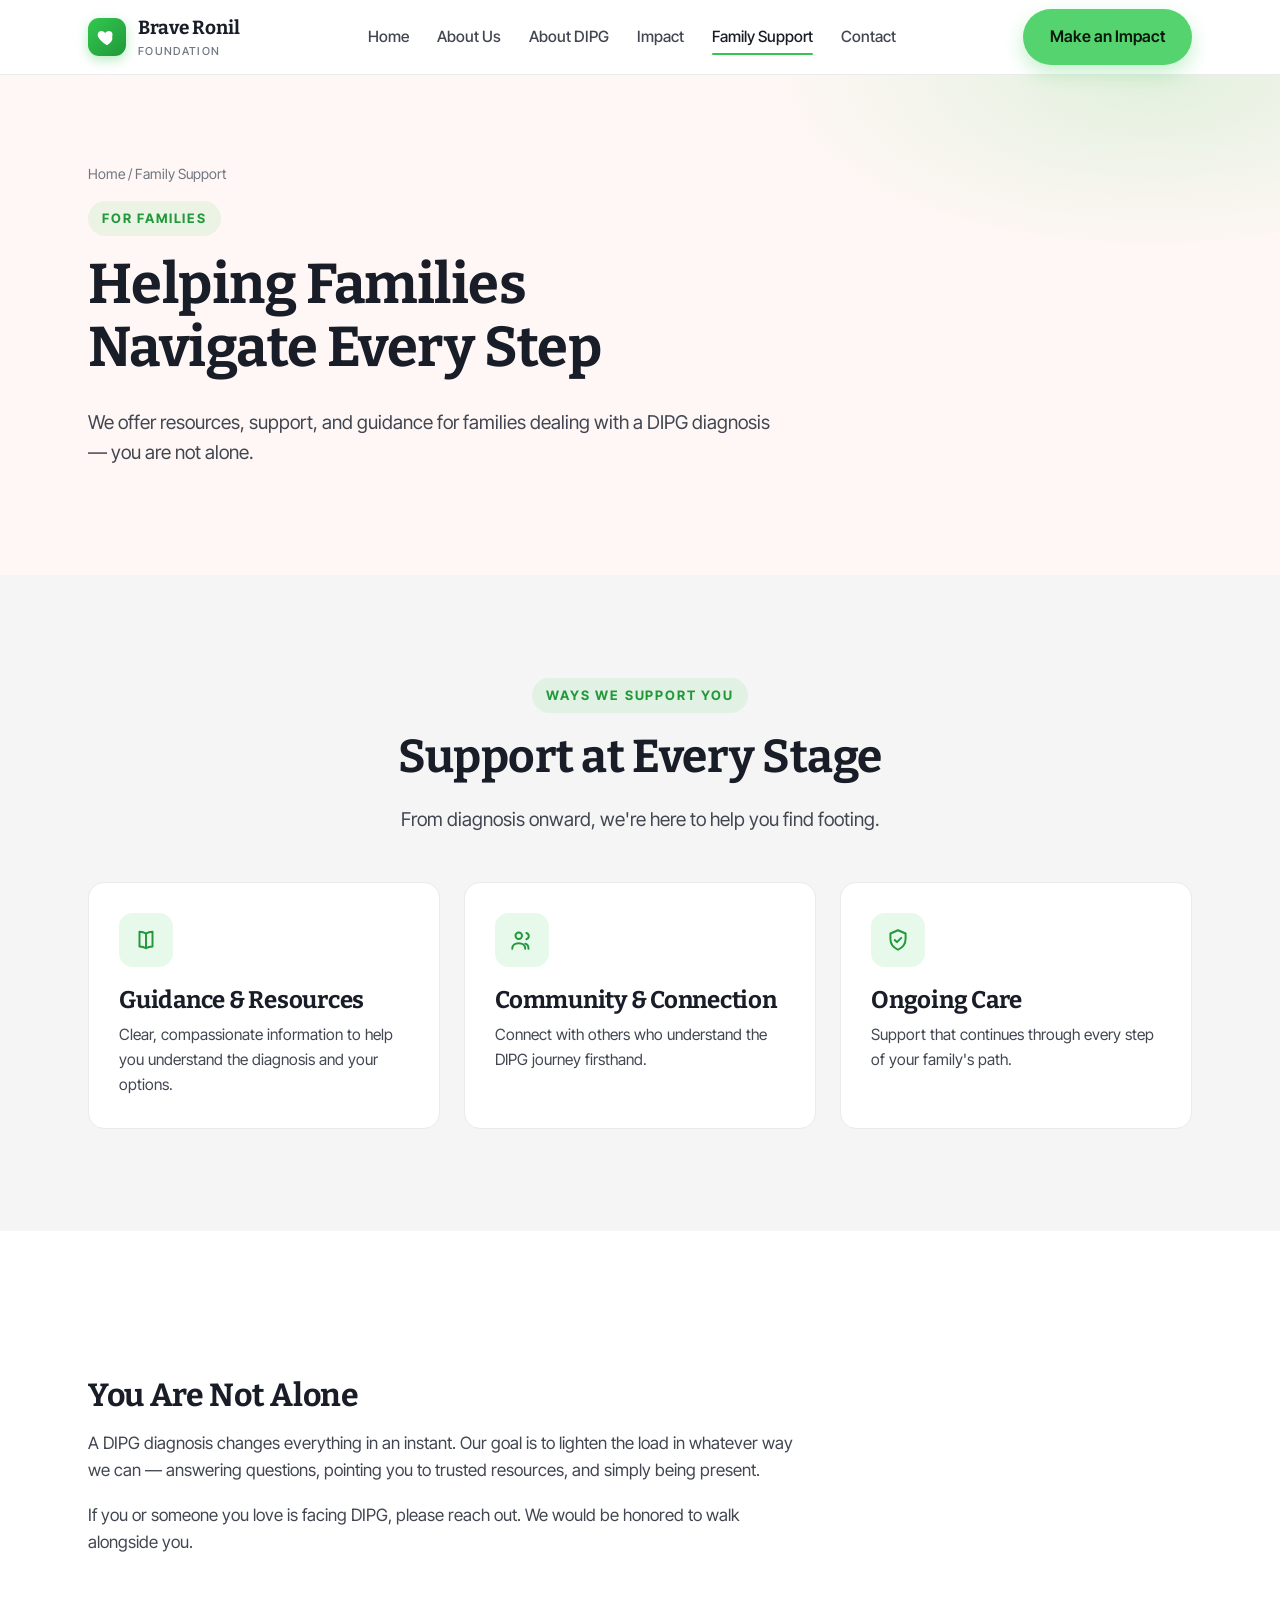
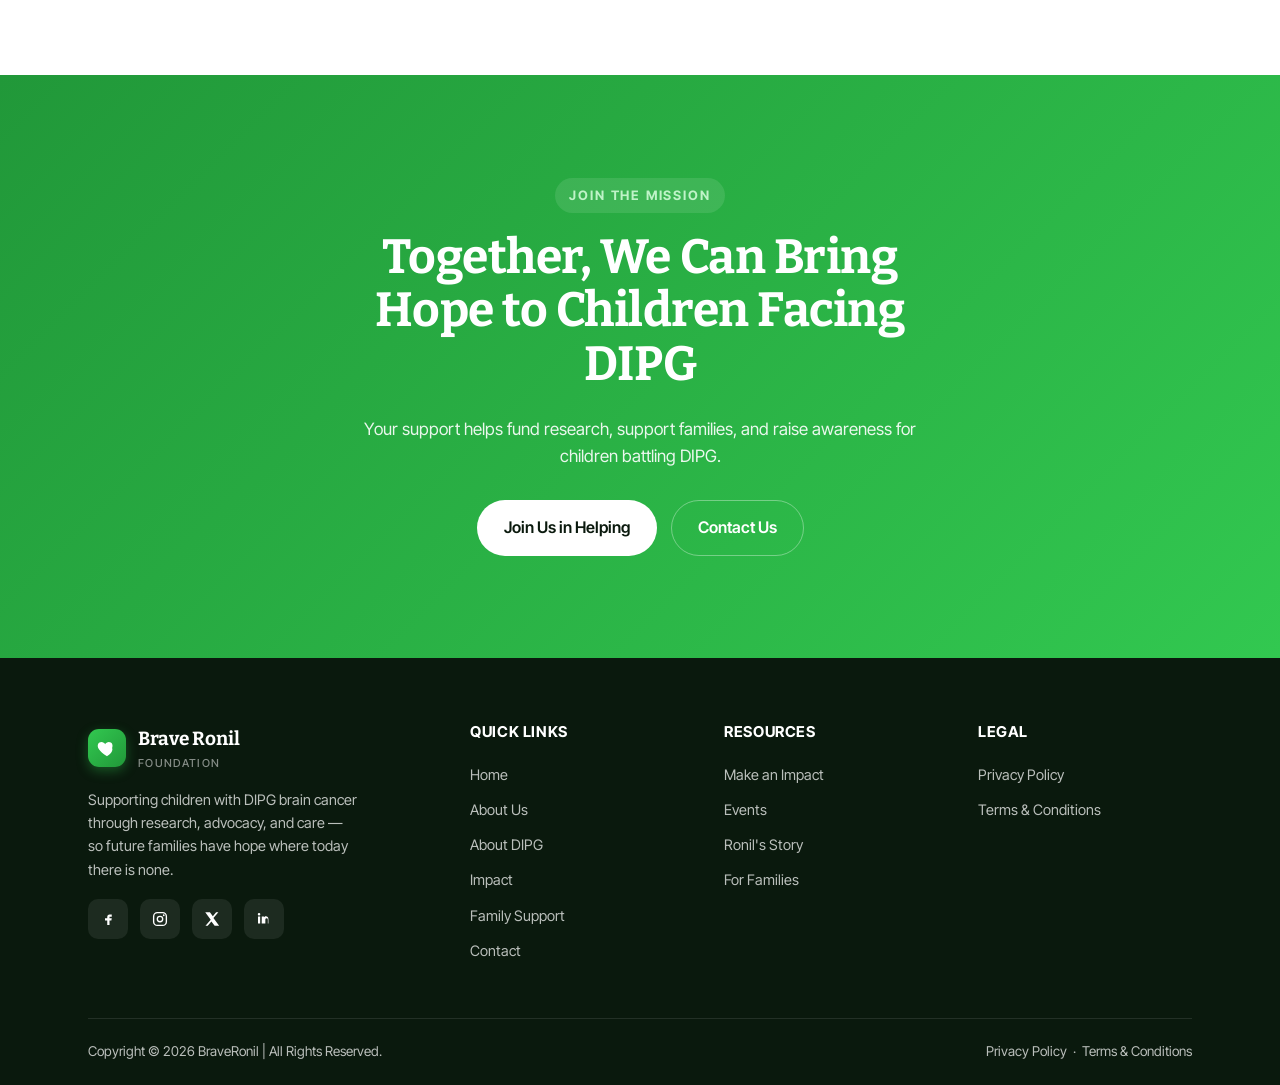
<file: family-support.html>
<!doctype html>
<html lang="en-US">
<head>
  <meta charset="UTF-8">
  <meta name="viewport" content="width=device-width, initial-scale=1">
  <title>Family Support — Brave Ronil Foundation</title>
  <meta name="description" content="The Brave Ronil Foundation offers resources, support, and guidance for families dealing with a DIPG diagnosis.">
  <link rel="preconnect" href="https://fonts.googleapis.com">
  <link rel="preconnect" href="https://fonts.gstatic.com" crossorigin>
  <link href="https://fonts.googleapis.com/css2?family=Bitter:ital,wght@0,400;0,500;0,600;0,700;0,800;1,400;1,500&family=Inter+Tight:wght@400;500;600;700&display=swap" rel="stylesheet">
  <link rel="stylesheet" href="css/styles.css">
  <link rel="icon" href="assets/img/favicon.svg" type="image/svg+xml">
</head>
<body>
  <header class="site-header">
    <div class="container nav">
      <a class="brand" href="index.html" aria-label="Brave Ronil Foundation home">
        <span class="brand-mark" aria-hidden="true"><svg viewBox="0 0 24 24" fill="none"><path d="M12 21s-7.5-4.35-9.6-9.03C1.05 8.7 2.7 5.5 5.9 5.5c1.9 0 3.3 1.05 4.1 2.4.8-1.35 2.2-2.4 4.1-2.4 3.2 0 4.85 3.2 3.5 6.47C19.5 16.65 12 21 12 21Z" fill="currentColor"/></svg></span>
        <span>Brave Ronil<small>Foundation</small></span>
      </a>
      <nav class="nav-links" aria-label="Primary">
        <a href="index.html">Home</a>
        <a href="about-us.html">About Us</a>
        <a href="about-dipg.html">About DIPG</a>
        <a href="impact.html">Impact</a>
        <a href="family-support.html" class="active">Family Support</a>
        <a href="contact.html">Contact</a>
      </nav>
      <div class="nav-actions">
        <a href="get-involved.html" class="btn btn-primary">Make an Impact</a>
        <button class="nav-toggle" aria-label="Menu" aria-expanded="false"><span></span></button>
      </div>
    </div>
  </header>
  <main id="content">
    <section class="page-hero">
      <div class="container">
        <p class="breadcrumb"><a href="index.html">Home</a> / Family Support</p>
        <span class="eyebrow">For families</span>
        <h1>Helping Families Navigate Every Step</h1>
        <p class="lead">We offer resources, support, and guidance for families dealing with a DIPG diagnosis — you are not alone.</p>
      </div>
    </section>
    <section class="section" style="background:var(--fill)">
      <div class="container">
        <div class="section-head center reveal">
          <span class="eyebrow">Ways we support you</span>
          <h2 class="title">Support at Every Stage</h2>
          <p class="lead">From diagnosis onward, we're here to help you find footing.</p>
        </div>
        <div class="cards">
          <article class="card reveal">
            <span class="ic" aria-hidden="true"><svg viewBox="0 0 24 24" fill="none"><path d="M12 6c-1.5-1-4-1.6-6-1.6V18c2 0 4.5.6 6 1.6 1.5-1 4-1.6 6-1.6V4.4c-2 0-4.5.6-6 1.6Z" stroke="currentColor" stroke-width="1.8" stroke-linejoin="round"/><path d="M12 6v13.6" stroke="currentColor" stroke-width="1.8"/></svg></span>
            <h3>Guidance &amp; Resources</h3>
            <p>Clear, compassionate information to help you understand the diagnosis and your options.</p>
          </article>
          <article class="card reveal">
            <span class="ic" aria-hidden="true"><svg viewBox="0 0 24 24" fill="none"><circle cx="9" cy="8" r="3" stroke="currentColor" stroke-width="1.8"/><path d="M3 20c0-3.3 2.7-5 6-5s6 1.7 6 5" stroke="currentColor" stroke-width="1.8" stroke-linecap="round"/><path d="M16 5.5a3 3 0 0 1 0 5.8M18 20c0-2.4-1-4-3-4.6" stroke="currentColor" stroke-width="1.8" stroke-linecap="round"/></svg></span>
            <h3>Community &amp; Connection</h3>
            <p>Connect with others who understand the DIPG journey firsthand.</p>
          </article>
          <article class="card reveal">
            <span class="ic" aria-hidden="true"><svg viewBox="0 0 24 24" fill="none"><path d="M12 3l7 3v5c0 4.5-3 8-7 10-4-2-7-5.5-7-10V6l7-3Z" stroke="currentColor" stroke-width="1.8" stroke-linejoin="round"/><path d="M9 12l2 2 4-4" stroke="currentColor" stroke-width="1.8" stroke-linecap="round" stroke-linejoin="round"/></svg></span>
            <h3>Ongoing Care</h3>
            <p>Support that continues through every step of your family's path.</p>
          </article>
        </div>
      </div>
    </section>    <section class="section">
      <div class="container">
        <div class="prose reveal">
<h2>You Are Not Alone</h2>
<p>A DIPG diagnosis changes everything in an instant. Our goal is to lighten the load in whatever way we can — answering questions, pointing you to trusted resources, and simply being present.</p>
<p>If you or someone you love is facing DIPG, please reach out. We would be honored to walk alongside you.</p>
        </div>
      </div>
    </section>    <section class="section cta">
      <div class="container reveal">
        <span class="eyebrow on-dark">Join the mission</span>
        <h2>Together, We Can Bring Hope to Children Facing DIPG</h2>
        <p>Your support helps fund research, support families, and raise awareness for children battling DIPG.</p>
        <div class="btns">
          <a href="get-involved.html" class="btn btn-white">Join Us in Helping</a>
          <a href="contact.html" class="btn btn-ghost on-dark">Contact Us</a>
        </div>
      </div>
    </section>
  </main>
  <footer class="site-footer">
    <div class="container">
      <div class="footer-grid">
        <div class="footer-brand">
          <a class="brand" href="index.html">
            <span class="brand-mark" aria-hidden="true"><svg viewBox="0 0 24 24" fill="none"><path d="M12 21s-7.5-4.35-9.6-9.03C1.05 8.7 2.7 5.5 5.9 5.5c1.9 0 3.3 1.05 4.1 2.4.8-1.35 2.2-2.4 4.1-2.4 3.2 0 4.85 3.2 3.5 6.47C19.5 16.65 12 21 12 21Z" fill="currentColor"/></svg></span>
            <span>Brave Ronil<small>Foundation</small></span>
          </a>
          <p>Supporting children with DIPG brain cancer through research, advocacy, and care — so future families have hope where today there is none.</p>
          <div class="footer-social">
            <a href="#" aria-label="Facebook"><svg viewBox="0 0 24 24" fill="currentColor"><path d="M14 9h3V6h-3c-1.9 0-3 1.4-3 3v2H8v3h3v6h3v-6h2.5l.5-3H14v-1.5c0-.6.3-.5 0-.5Z"/></svg></a>
            <a href="#" aria-label="Instagram"><svg viewBox="0 0 24 24" fill="none"><rect x="3.5" y="3.5" width="17" height="17" rx="5" stroke="currentColor" stroke-width="1.8"/><circle cx="12" cy="12" r="3.6" stroke="currentColor" stroke-width="1.8"/><circle cx="17" cy="7" r="1.2" fill="currentColor"/></svg></a>
            <a href="#" aria-label="X"><svg viewBox="0 0 24 24" fill="currentColor"><path d="M17.5 3h3l-6.6 7.6L21.5 21h-6l-4.3-5.7L6.3 21H3.3l7-8.1L3 3h6.2l3.9 5.2L17.5 3Z"/></svg></a>
            <a href="#" aria-label="LinkedIn"><svg viewBox="0 0 24 24" fill="currentColor"><path d="M6.9 8.5v9.5H4V8.5h2.9ZM5.4 4a1.7 1.7 0 1 1 0 3.4 1.7 1.7 0 0 1 0-3.4ZM20 18h-2.9v-5c0-1.3-.5-2.1-1.6-2.1-.9 0-1.4.6-1.6 1.2-.1.2-.1.5-.1.8V18H9s.04-8.7 0-9.5h2.9v1.3c.4-.6 1.1-1.5 2.6-1.5 1.9 0 3.4 1.2 3.4 3.9V18Z"/></svg></a>
          </div>
        </div>
        <div class="footer-col">
          <h3>Quick Links</h3>
          <a href="index.html">Home</a>
          <a href="about-us.html">About Us</a>
          <a href="about-dipg.html">About DIPG</a>
          <a href="impact.html">Impact</a>
          <a href="family-support.html">Family Support</a>
          <a href="contact.html">Contact</a>
        </div>
        <div class="footer-col">
          <h3>Resources</h3>
          <a href="get-involved.html">Make an Impact</a>
          <a href="get-involved.html">Events</a>
          <a href="about-us.html">Ronil's Story</a>
          <a href="family-support.html">For Families</a>
        </div>
        <div class="footer-col">
          <h3>Legal</h3>
          <a href="privacy-policy.html">Privacy Policy</a>
          <a href="terms.html">Terms &amp; Conditions</a>
        </div>
      </div>
      <div class="footer-bottom">
        <p style="margin:0">Copyright © <span data-year>2026</span> BraveRonil | All Rights Reserved.</p>
        <p style="margin:0"><a href="privacy-policy.html">Privacy Policy</a> &nbsp;·&nbsp; <a href="terms.html">Terms &amp; Conditions</a></p>
      </div>
    </div>
  </footer>
  <script src="js/main.js"></script>
</body>
</html>
</file>
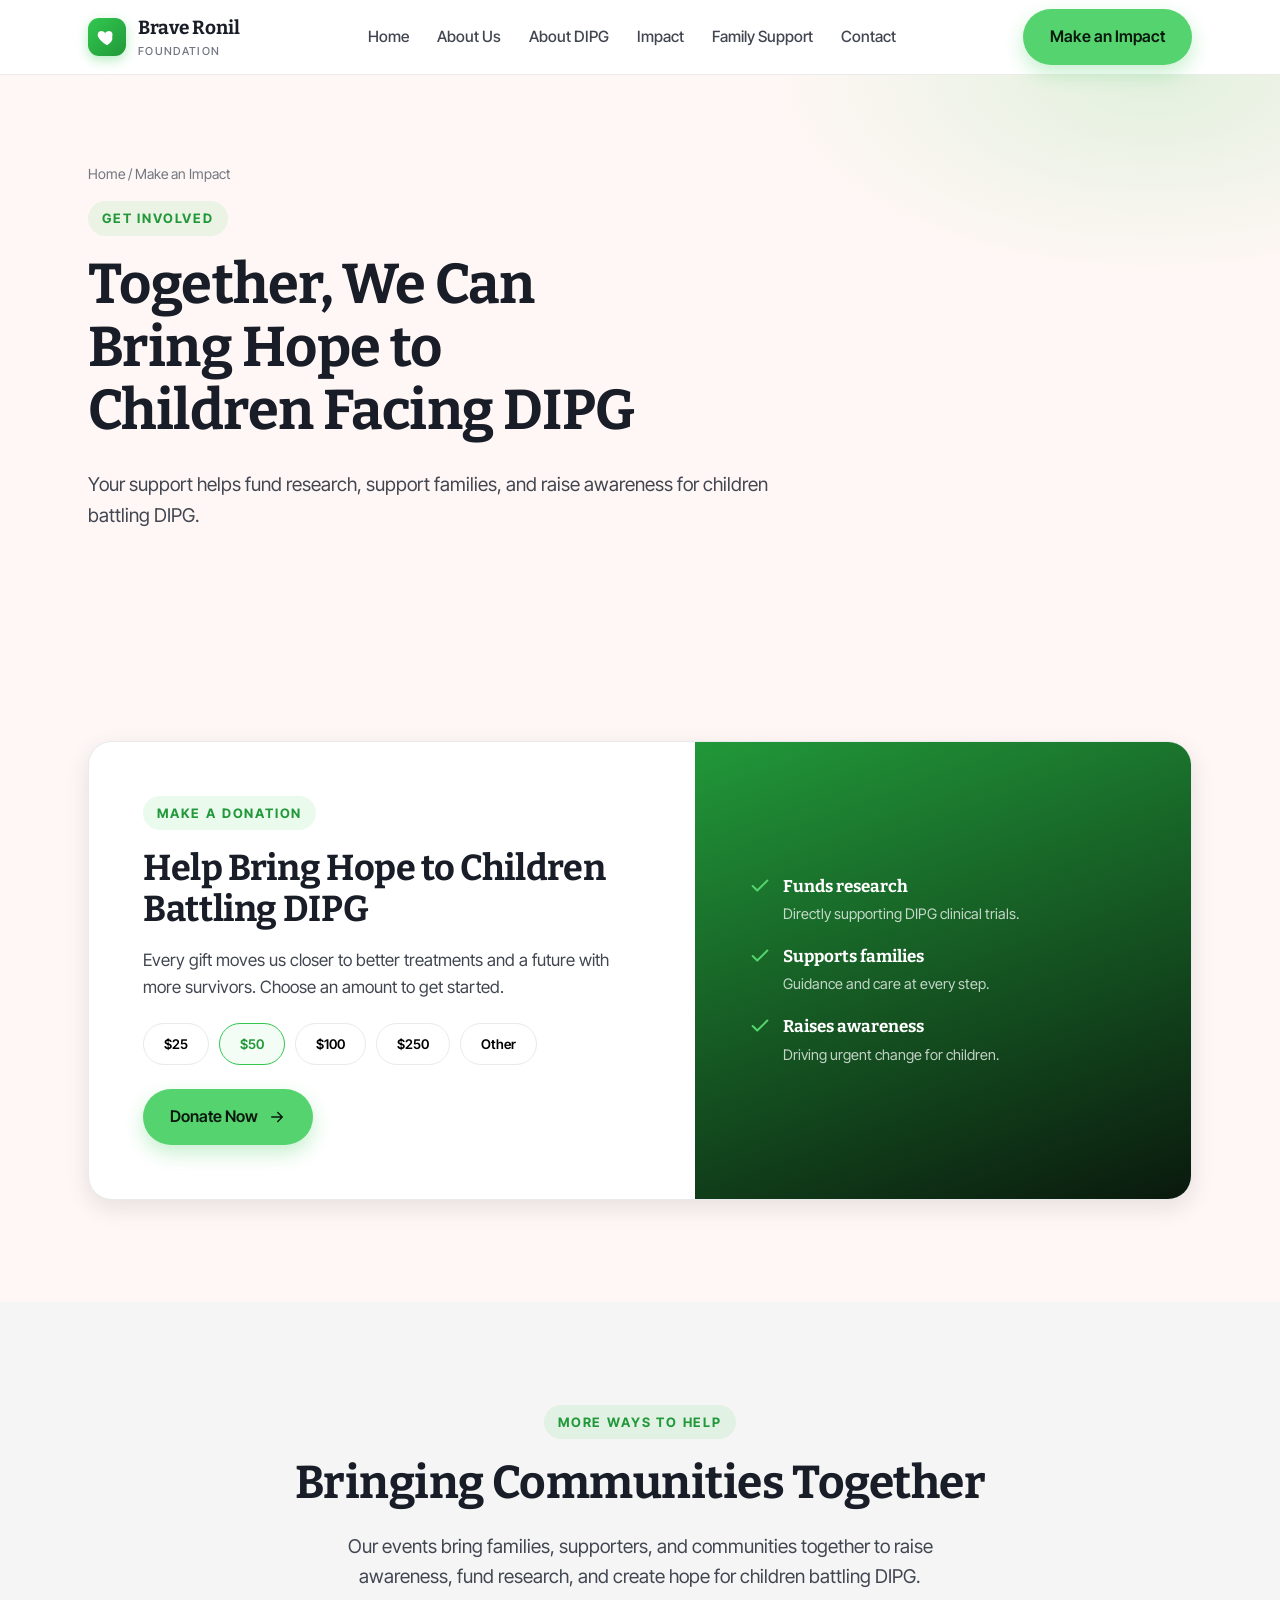
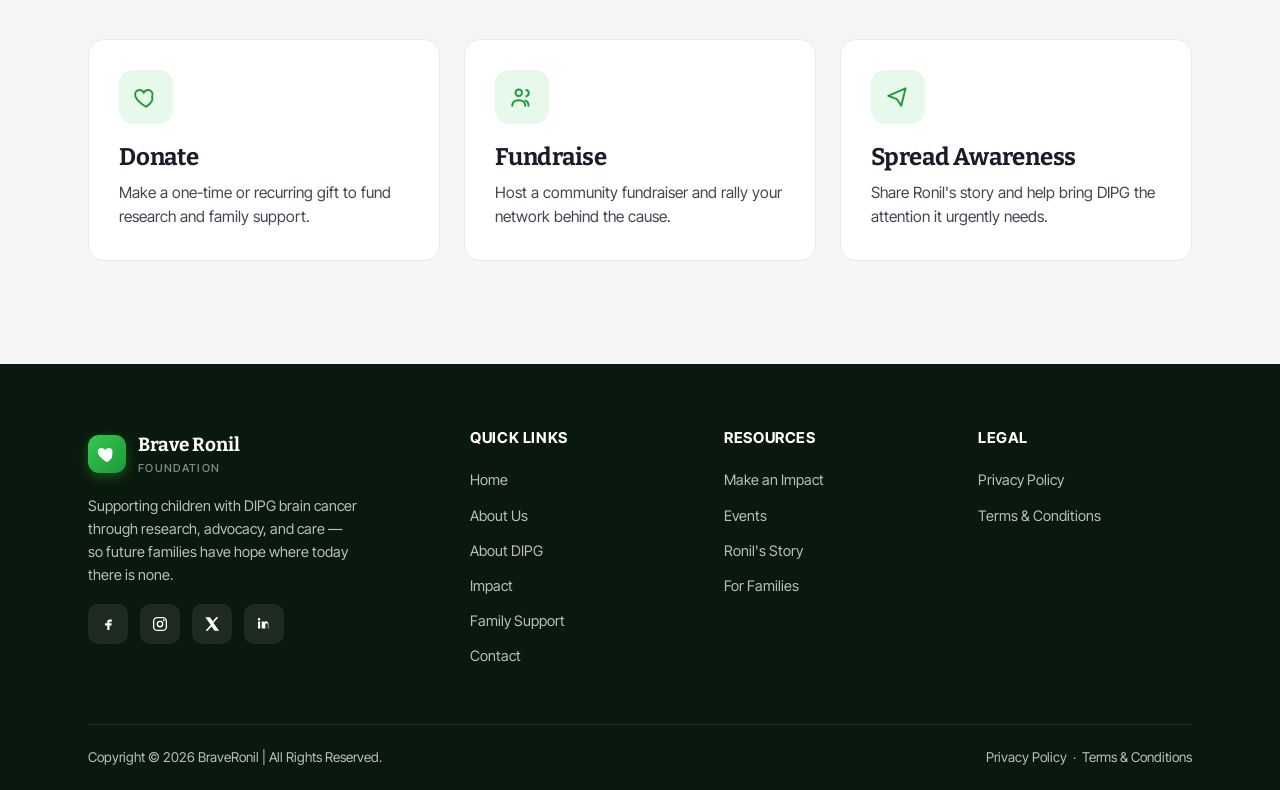
<file: get-involved.html>
<!doctype html>
<html lang="en-US">
<head>
  <meta charset="UTF-8">
  <meta name="viewport" content="width=device-width, initial-scale=1">
  <title>Make an Impact — Brave Ronil Foundation</title>
  <meta name="description" content="Get involved with the Brave Ronil Foundation — donate, fundraise, or join an event to help children battling DIPG.">
  <link rel="preconnect" href="https://fonts.googleapis.com">
  <link rel="preconnect" href="https://fonts.gstatic.com" crossorigin>
  <link href="https://fonts.googleapis.com/css2?family=Bitter:ital,wght@0,400;0,500;0,600;0,700;0,800;1,400;1,500&family=Inter+Tight:wght@400;500;600;700&display=swap" rel="stylesheet">
  <link rel="stylesheet" href="css/styles.css">
  <link rel="icon" href="assets/img/favicon.svg" type="image/svg+xml">
</head>
<body>
  <header class="site-header">
    <div class="container nav">
      <a class="brand" href="index.html" aria-label="Brave Ronil Foundation home">
        <span class="brand-mark" aria-hidden="true"><svg viewBox="0 0 24 24" fill="none"><path d="M12 21s-7.5-4.35-9.6-9.03C1.05 8.7 2.7 5.5 5.9 5.5c1.9 0 3.3 1.05 4.1 2.4.8-1.35 2.2-2.4 4.1-2.4 3.2 0 4.85 3.2 3.5 6.47C19.5 16.65 12 21 12 21Z" fill="currentColor"/></svg></span>
        <span>Brave Ronil<small>Foundation</small></span>
      </a>
      <nav class="nav-links" aria-label="Primary">
        <a href="index.html">Home</a>
        <a href="about-us.html">About Us</a>
        <a href="about-dipg.html">About DIPG</a>
        <a href="impact.html">Impact</a>
        <a href="family-support.html">Family Support</a>
        <a href="contact.html">Contact</a>
      </nav>
      <div class="nav-actions">
        <a href="get-involved.html" class="btn btn-primary">Make an Impact</a>
        <button class="nav-toggle" aria-label="Menu" aria-expanded="false"><span></span></button>
      </div>
    </div>
  </header>
  <main id="content">
    <section class="page-hero">
      <div class="container">
        <p class="breadcrumb"><a href="index.html">Home</a> / Make an Impact</p>
        <span class="eyebrow">Get involved</span>
        <h1>Together, We Can Bring Hope to Children Facing DIPG</h1>
        <p class="lead">Your support helps fund research, support families, and raise awareness for children battling DIPG.</p>
      </div>
    </section>
    <section class="section donate">
      <div class="container">
        <div class="donate-card reveal">
          <div class="donate-copy">
            <span class="eyebrow">Make a donation</span>
            <h2>Help Bring Hope to Children Battling DIPG</h2>
            <p>Every gift moves us closer to better treatments and a future with more survivors. Choose an amount to get started.</p>
            <div class="donate-amounts">
              <button class="amt">$25</button>
              <button class="amt sel">$50</button>
              <button class="amt">$100</button>
              <button class="amt">$250</button>
              <button class="amt">Other</button>
            </div>
            <a href="contact.html" class="btn btn-primary">Donate Now <svg viewBox="0 0 24 24" fill="none"><path d="M5 12h14M13 6l6 6-6 6" stroke="currentColor" stroke-width="2" stroke-linecap="round" stroke-linejoin="round"/></svg></a>
          </div>
          <div class="donate-side">
            <div class="line"><svg viewBox="0 0 24 24" fill="none"><path d="M20 6 9 17l-5-5" stroke="currentColor" stroke-width="2.2" stroke-linecap="round" stroke-linejoin="round"/></svg><div><b>Funds research</b><span>Directly supporting DIPG clinical trials.</span></div></div>
            <div class="line"><svg viewBox="0 0 24 24" fill="none"><path d="M20 6 9 17l-5-5" stroke="currentColor" stroke-width="2.2" stroke-linecap="round" stroke-linejoin="round"/></svg><div><b>Supports families</b><span>Guidance and care at every step.</span></div></div>
            <div class="line"><svg viewBox="0 0 24 24" fill="none"><path d="M20 6 9 17l-5-5" stroke="currentColor" stroke-width="2.2" stroke-linecap="round" stroke-linejoin="round"/></svg><div><b>Raises awareness</b><span>Driving urgent change for children.</span></div></div>
          </div>
        </div>
      </div>
    </section>    <section class="section" style="background:var(--fill)">
      <div class="container">
        <div class="section-head center reveal">
          <span class="eyebrow">More ways to help</span>
          <h2 class="title">Bringing Communities Together</h2>
          <p class="lead">Our events bring families, supporters, and communities together to raise awareness, fund research, and create hope for children battling DIPG.</p>
        </div>
        <div class="cards">
          <article class="card reveal">
            <span class="ic" aria-hidden="true"><svg viewBox="0 0 24 24" fill="none"><path d="M12 21s-7.5-4.35-9.6-9.03C1.05 8.7 2.7 5.5 5.9 5.5c1.9 0 3.3 1.05 4.1 2.4.8-1.35 2.2-2.4 4.1-2.4 3.2 0 4.85 3.2 3.5 6.47C19.5 16.65 12 21 12 21Z" stroke="currentColor" stroke-width="1.8"/></svg></span>
            <h3>Donate</h3>
            <p>Make a one-time or recurring gift to fund research and family support.</p>
          </article>
          <article class="card reveal">
            <span class="ic" aria-hidden="true"><svg viewBox="0 0 24 24" fill="none"><circle cx="9" cy="8" r="3" stroke="currentColor" stroke-width="1.8"/><path d="M3 20c0-3.3 2.7-5 6-5s6 1.7 6 5" stroke="currentColor" stroke-width="1.8" stroke-linecap="round"/><path d="M16 5.5a3 3 0 0 1 0 5.8M18 20c0-2.4-1-4-3-4.6" stroke="currentColor" stroke-width="1.8" stroke-linecap="round"/></svg></span>
            <h3>Fundraise</h3>
            <p>Host a community fundraiser and rally your network behind the cause.</p>
          </article>
          <article class="card reveal">
            <span class="ic" aria-hidden="true"><svg viewBox="0 0 24 24" fill="none"><path d="M3 11l16-7-4 16-4-6-8-3Z" stroke="currentColor" stroke-width="1.8" stroke-linejoin="round"/></svg></span>
            <h3>Spread Awareness</h3>
            <p>Share Ronil's story and help bring DIPG the attention it urgently needs.</p>
          </article>
        </div>
      </div>
    </section>
  </main>
  <footer class="site-footer">
    <div class="container">
      <div class="footer-grid">
        <div class="footer-brand">
          <a class="brand" href="index.html">
            <span class="brand-mark" aria-hidden="true"><svg viewBox="0 0 24 24" fill="none"><path d="M12 21s-7.5-4.35-9.6-9.03C1.05 8.7 2.7 5.5 5.9 5.5c1.9 0 3.3 1.05 4.1 2.4.8-1.35 2.2-2.4 4.1-2.4 3.2 0 4.85 3.2 3.5 6.47C19.5 16.65 12 21 12 21Z" fill="currentColor"/></svg></span>
            <span>Brave Ronil<small>Foundation</small></span>
          </a>
          <p>Supporting children with DIPG brain cancer through research, advocacy, and care — so future families have hope where today there is none.</p>
          <div class="footer-social">
            <a href="#" aria-label="Facebook"><svg viewBox="0 0 24 24" fill="currentColor"><path d="M14 9h3V6h-3c-1.9 0-3 1.4-3 3v2H8v3h3v6h3v-6h2.5l.5-3H14v-1.5c0-.6.3-.5 0-.5Z"/></svg></a>
            <a href="#" aria-label="Instagram"><svg viewBox="0 0 24 24" fill="none"><rect x="3.5" y="3.5" width="17" height="17" rx="5" stroke="currentColor" stroke-width="1.8"/><circle cx="12" cy="12" r="3.6" stroke="currentColor" stroke-width="1.8"/><circle cx="17" cy="7" r="1.2" fill="currentColor"/></svg></a>
            <a href="#" aria-label="X"><svg viewBox="0 0 24 24" fill="currentColor"><path d="M17.5 3h3l-6.6 7.6L21.5 21h-6l-4.3-5.7L6.3 21H3.3l7-8.1L3 3h6.2l3.9 5.2L17.5 3Z"/></svg></a>
            <a href="#" aria-label="LinkedIn"><svg viewBox="0 0 24 24" fill="currentColor"><path d="M6.9 8.5v9.5H4V8.5h2.9ZM5.4 4a1.7 1.7 0 1 1 0 3.4 1.7 1.7 0 0 1 0-3.4ZM20 18h-2.9v-5c0-1.3-.5-2.1-1.6-2.1-.9 0-1.4.6-1.6 1.2-.1.2-.1.5-.1.8V18H9s.04-8.7 0-9.5h2.9v1.3c.4-.6 1.1-1.5 2.6-1.5 1.9 0 3.4 1.2 3.4 3.9V18Z"/></svg></a>
          </div>
        </div>
        <div class="footer-col">
          <h3>Quick Links</h3>
          <a href="index.html">Home</a>
          <a href="about-us.html">About Us</a>
          <a href="about-dipg.html">About DIPG</a>
          <a href="impact.html">Impact</a>
          <a href="family-support.html">Family Support</a>
          <a href="contact.html">Contact</a>
        </div>
        <div class="footer-col">
          <h3>Resources</h3>
          <a href="get-involved.html">Make an Impact</a>
          <a href="get-involved.html">Events</a>
          <a href="about-us.html">Ronil's Story</a>
          <a href="family-support.html">For Families</a>
        </div>
        <div class="footer-col">
          <h3>Legal</h3>
          <a href="privacy-policy.html">Privacy Policy</a>
          <a href="terms.html">Terms &amp; Conditions</a>
        </div>
      </div>
      <div class="footer-bottom">
        <p style="margin:0">Copyright © <span data-year>2026</span> BraveRonil | All Rights Reserved.</p>
        <p style="margin:0"><a href="privacy-policy.html">Privacy Policy</a> &nbsp;·&nbsp; <a href="terms.html">Terms &amp; Conditions</a></p>
      </div>
    </div>
  </footer>
  <script src="js/main.js"></script>
</body>
</html>
</file>
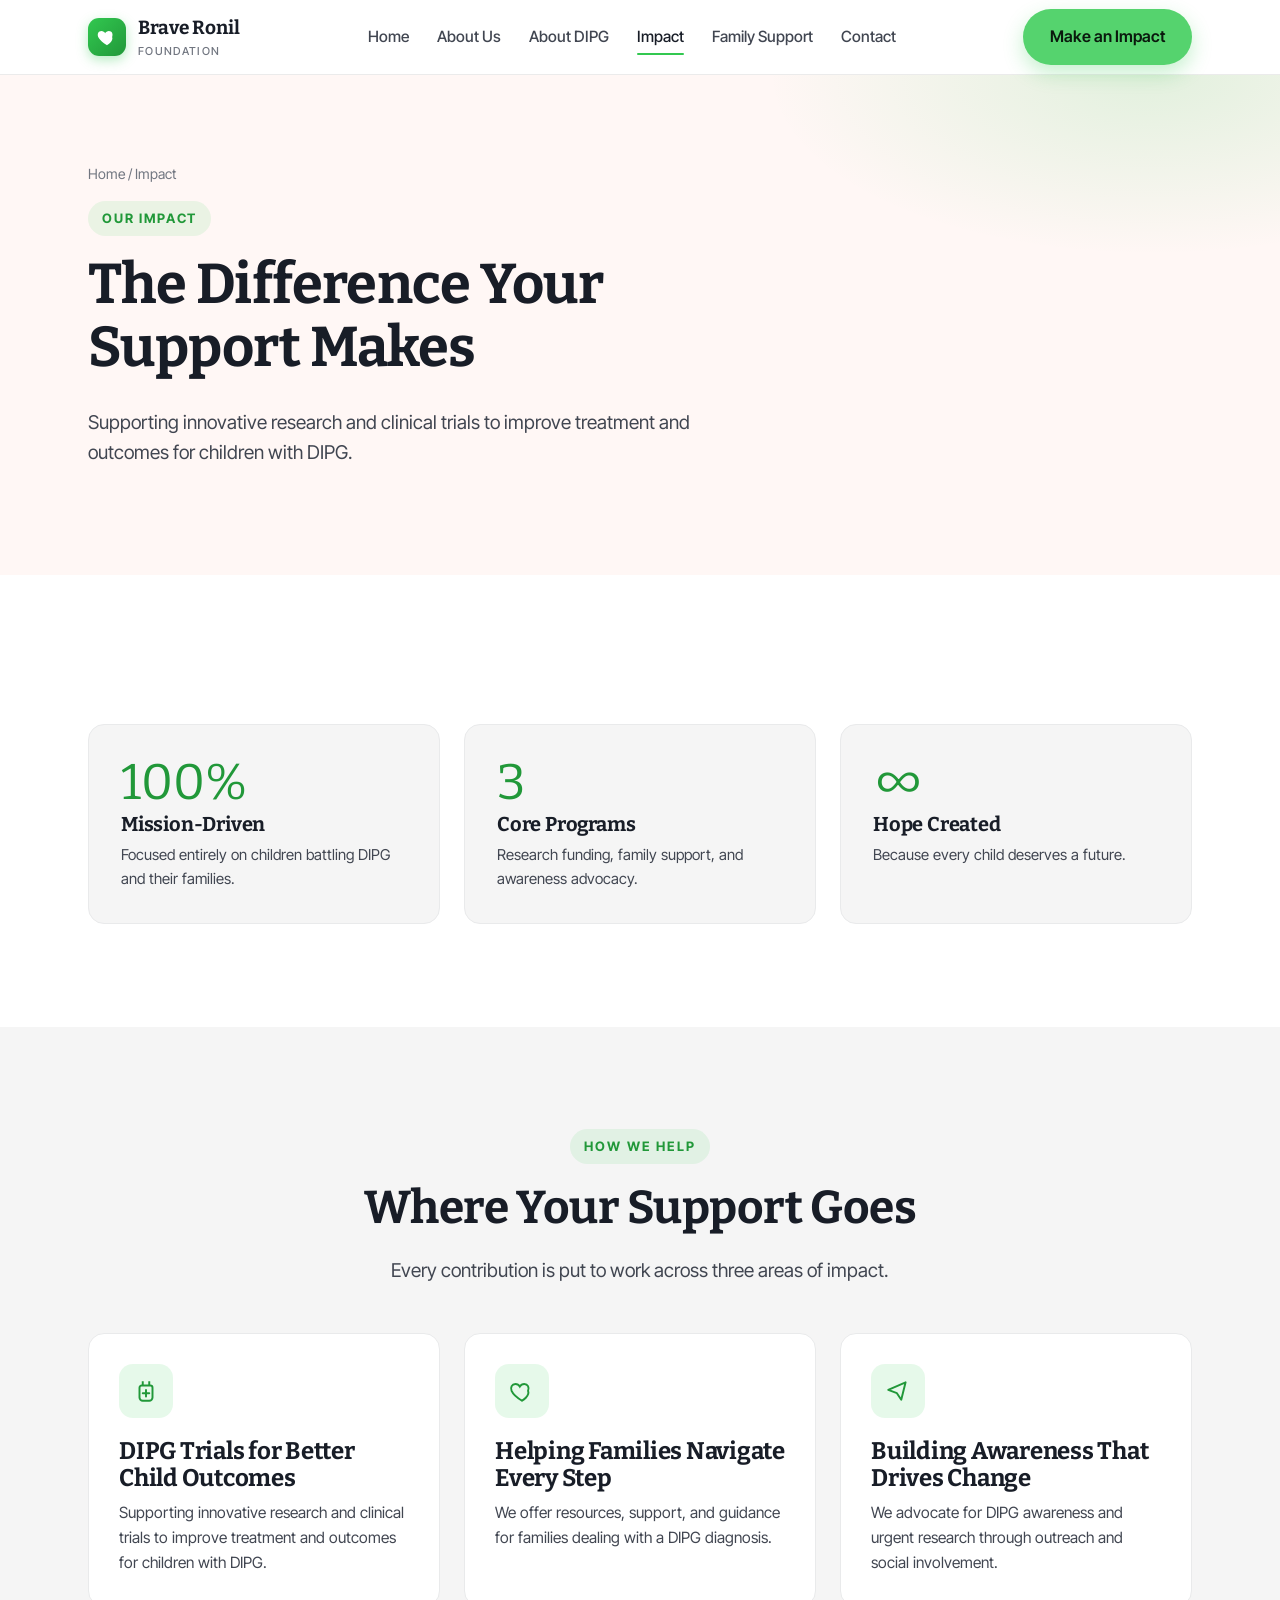
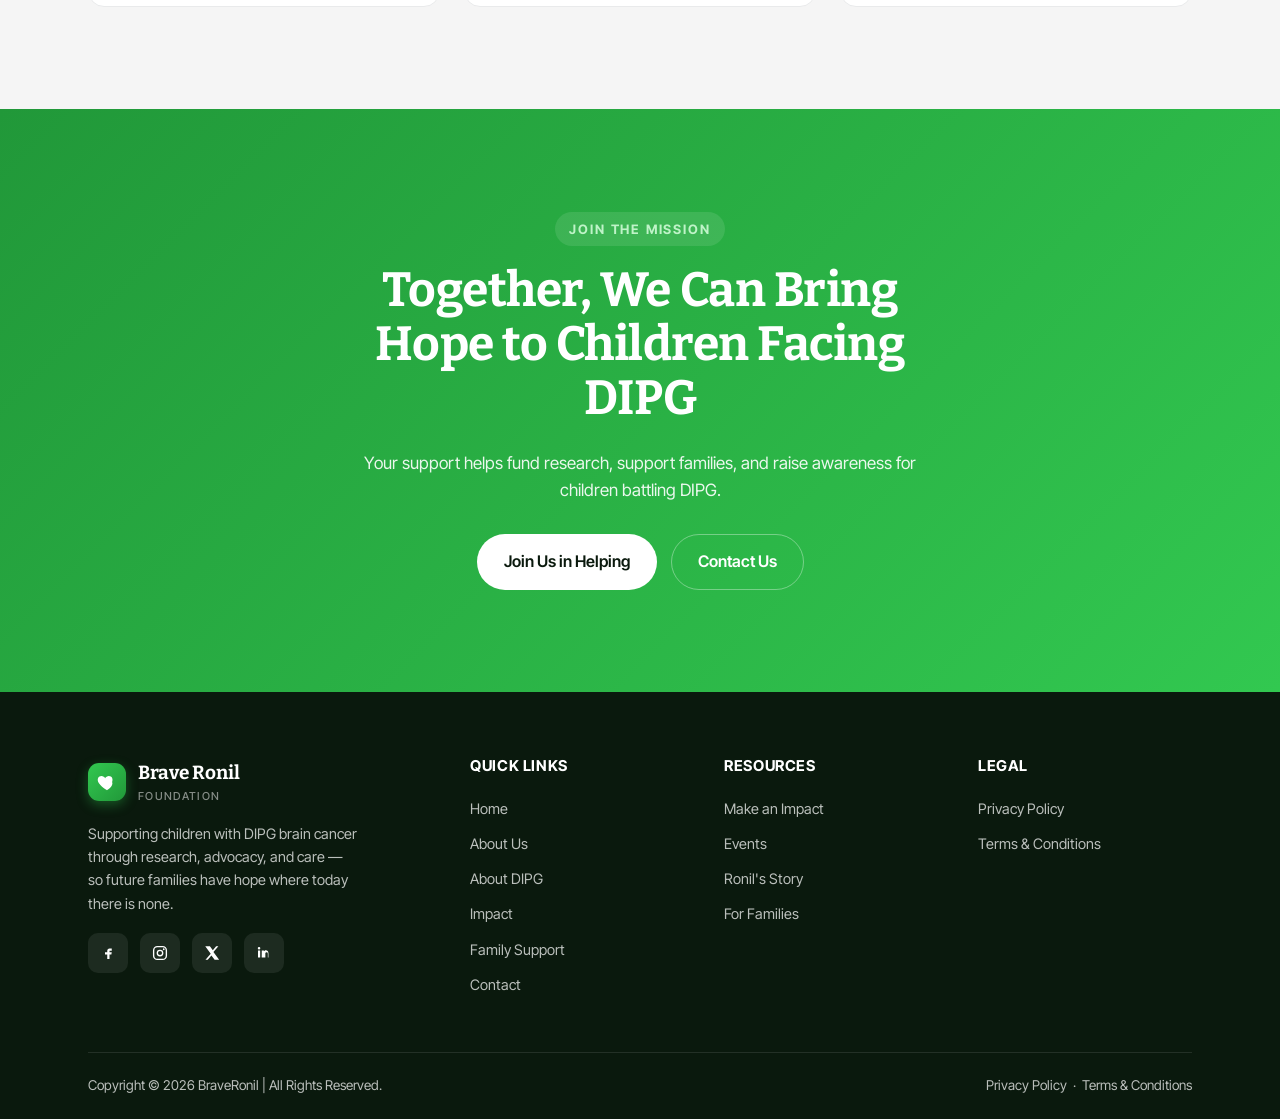
<file: impact.html>
<!doctype html>
<html lang="en-US">
<head>
  <meta charset="UTF-8">
  <meta name="viewport" content="width=device-width, initial-scale=1">
  <title>Impact — Brave Ronil Foundation</title>
  <meta name="description" content="See the impact of the Brave Ronil Foundation — funding research, supporting families, and raising awareness for DIPG.">
  <link rel="preconnect" href="https://fonts.googleapis.com">
  <link rel="preconnect" href="https://fonts.gstatic.com" crossorigin>
  <link href="https://fonts.googleapis.com/css2?family=Bitter:ital,wght@0,400;0,500;0,600;0,700;0,800;1,400;1,500&family=Inter+Tight:wght@400;500;600;700&display=swap" rel="stylesheet">
  <link rel="stylesheet" href="css/styles.css">
  <link rel="icon" href="assets/img/favicon.svg" type="image/svg+xml">
</head>
<body>
  <header class="site-header">
    <div class="container nav">
      <a class="brand" href="index.html" aria-label="Brave Ronil Foundation home">
        <span class="brand-mark" aria-hidden="true"><svg viewBox="0 0 24 24" fill="none"><path d="M12 21s-7.5-4.35-9.6-9.03C1.05 8.7 2.7 5.5 5.9 5.5c1.9 0 3.3 1.05 4.1 2.4.8-1.35 2.2-2.4 4.1-2.4 3.2 0 4.85 3.2 3.5 6.47C19.5 16.65 12 21 12 21Z" fill="currentColor"/></svg></span>
        <span>Brave Ronil<small>Foundation</small></span>
      </a>
      <nav class="nav-links" aria-label="Primary">
        <a href="index.html">Home</a>
        <a href="about-us.html">About Us</a>
        <a href="about-dipg.html">About DIPG</a>
        <a href="impact.html" class="active">Impact</a>
        <a href="family-support.html">Family Support</a>
        <a href="contact.html">Contact</a>
      </nav>
      <div class="nav-actions">
        <a href="get-involved.html" class="btn btn-primary">Make an Impact</a>
        <button class="nav-toggle" aria-label="Menu" aria-expanded="false"><span></span></button>
      </div>
    </div>
  </header>
  <main id="content">
    <section class="page-hero">
      <div class="container">
        <p class="breadcrumb"><a href="index.html">Home</a> / Impact</p>
        <span class="eyebrow">Our impact</span>
        <h1>The Difference Your Support Makes</h1>
        <p class="lead">Supporting innovative research and clinical trials to improve treatment and outcomes for children with DIPG.</p>
      </div>
    </section>
    <section class="section">
      <div class="container">
        <div class="stats-grid" style="grid-template-columns:repeat(3,1fr)">
          <div class="stat-box reveal" style="background:var(--fill);border-color:var(--border);color:var(--ink)"><div class="num" style="color:var(--green-deep)">100%</div><h3 style="color:var(--ink)">Mission-Driven</h3><p style="color:var(--ink-2)">Focused entirely on children battling DIPG and their families.</p></div>
          <div class="stat-box reveal" style="background:var(--fill);border-color:var(--border);color:var(--ink)"><div class="num" style="color:var(--green-deep)">3</div><h3 style="color:var(--ink)">Core Programs</h3><p style="color:var(--ink-2)">Research funding, family support, and awareness advocacy.</p></div>
          <div class="stat-box reveal" style="background:var(--fill);border-color:var(--border);color:var(--ink)"><div class="num" style="color:var(--green-deep)">∞</div><h3 style="color:var(--ink)">Hope Created</h3><p style="color:var(--ink-2)">Because every child deserves a future.</p></div>
        </div>
      </div>
    </section>    <section class="section" style="background:var(--fill)">
      <div class="container">
        <div class="section-head center reveal">
          <span class="eyebrow">How we help</span>
          <h2 class="title">Where Your Support Goes</h2>
          <p class="lead">Every contribution is put to work across three areas of impact.</p>
        </div>
        <div class="cards">
          <article class="card reveal">
            <span class="ic" aria-hidden="true"><svg viewBox="0 0 24 24" fill="none"><path d="M9 3v4M15 3v4M8 7h8a2 2 0 0 1 2 2v9a3 3 0 0 1-3 3H9a3 3 0 0 1-3-3V9a2 2 0 0 1 2-2Z" stroke="currentColor" stroke-width="1.8"/><path d="M12 11v6M9 14h6" stroke="currentColor" stroke-width="1.8" stroke-linecap="round"/></svg></span>
            <h3>DIPG Trials for Better Child Outcomes</h3>
            <p>Supporting innovative research and clinical trials to improve treatment and outcomes for children with DIPG.</p>
          </article>
          <article class="card reveal">
            <span class="ic" aria-hidden="true"><svg viewBox="0 0 24 24" fill="none"><path d="M12 21s-7.5-4.35-9.6-9.03C1.05 8.7 2.7 5.5 5.9 5.5c1.9 0 3.3 1.05 4.1 2.4.8-1.35 2.2-2.4 4.1-2.4 3.2 0 4.85 3.2 3.5 6.47C19.5 16.65 12 21 12 21Z" stroke="currentColor" stroke-width="1.8"/></svg></span>
            <h3>Helping Families Navigate Every Step</h3>
            <p>We offer resources, support, and guidance for families dealing with a DIPG diagnosis.</p>
          </article>
          <article class="card reveal">
            <span class="ic" aria-hidden="true"><svg viewBox="0 0 24 24" fill="none"><path d="M3 11l16-7-4 16-4-6-8-3Z" stroke="currentColor" stroke-width="1.8" stroke-linejoin="round"/></svg></span>
            <h3>Building Awareness That Drives Change</h3>
            <p>We advocate for DIPG awareness and urgent research through outreach and social involvement.</p>
          </article>
        </div>
      </div>
    </section>    <section class="section cta">
      <div class="container reveal">
        <span class="eyebrow on-dark">Join the mission</span>
        <h2>Together, We Can Bring Hope to Children Facing DIPG</h2>
        <p>Your support helps fund research, support families, and raise awareness for children battling DIPG.</p>
        <div class="btns">
          <a href="get-involved.html" class="btn btn-white">Join Us in Helping</a>
          <a href="contact.html" class="btn btn-ghost on-dark">Contact Us</a>
        </div>
      </div>
    </section>
  </main>
  <footer class="site-footer">
    <div class="container">
      <div class="footer-grid">
        <div class="footer-brand">
          <a class="brand" href="index.html">
            <span class="brand-mark" aria-hidden="true"><svg viewBox="0 0 24 24" fill="none"><path d="M12 21s-7.5-4.35-9.6-9.03C1.05 8.7 2.7 5.5 5.9 5.5c1.9 0 3.3 1.05 4.1 2.4.8-1.35 2.2-2.4 4.1-2.4 3.2 0 4.85 3.2 3.5 6.47C19.5 16.65 12 21 12 21Z" fill="currentColor"/></svg></span>
            <span>Brave Ronil<small>Foundation</small></span>
          </a>
          <p>Supporting children with DIPG brain cancer through research, advocacy, and care — so future families have hope where today there is none.</p>
          <div class="footer-social">
            <a href="#" aria-label="Facebook"><svg viewBox="0 0 24 24" fill="currentColor"><path d="M14 9h3V6h-3c-1.9 0-3 1.4-3 3v2H8v3h3v6h3v-6h2.5l.5-3H14v-1.5c0-.6.3-.5 0-.5Z"/></svg></a>
            <a href="#" aria-label="Instagram"><svg viewBox="0 0 24 24" fill="none"><rect x="3.5" y="3.5" width="17" height="17" rx="5" stroke="currentColor" stroke-width="1.8"/><circle cx="12" cy="12" r="3.6" stroke="currentColor" stroke-width="1.8"/><circle cx="17" cy="7" r="1.2" fill="currentColor"/></svg></a>
            <a href="#" aria-label="X"><svg viewBox="0 0 24 24" fill="currentColor"><path d="M17.5 3h3l-6.6 7.6L21.5 21h-6l-4.3-5.7L6.3 21H3.3l7-8.1L3 3h6.2l3.9 5.2L17.5 3Z"/></svg></a>
            <a href="#" aria-label="LinkedIn"><svg viewBox="0 0 24 24" fill="currentColor"><path d="M6.9 8.5v9.5H4V8.5h2.9ZM5.4 4a1.7 1.7 0 1 1 0 3.4 1.7 1.7 0 0 1 0-3.4ZM20 18h-2.9v-5c0-1.3-.5-2.1-1.6-2.1-.9 0-1.4.6-1.6 1.2-.1.2-.1.5-.1.8V18H9s.04-8.7 0-9.5h2.9v1.3c.4-.6 1.1-1.5 2.6-1.5 1.9 0 3.4 1.2 3.4 3.9V18Z"/></svg></a>
          </div>
        </div>
        <div class="footer-col">
          <h3>Quick Links</h3>
          <a href="index.html">Home</a>
          <a href="about-us.html">About Us</a>
          <a href="about-dipg.html">About DIPG</a>
          <a href="impact.html">Impact</a>
          <a href="family-support.html">Family Support</a>
          <a href="contact.html">Contact</a>
        </div>
        <div class="footer-col">
          <h3>Resources</h3>
          <a href="get-involved.html">Make an Impact</a>
          <a href="get-involved.html">Events</a>
          <a href="about-us.html">Ronil's Story</a>
          <a href="family-support.html">For Families</a>
        </div>
        <div class="footer-col">
          <h3>Legal</h3>
          <a href="privacy-policy.html">Privacy Policy</a>
          <a href="terms.html">Terms &amp; Conditions</a>
        </div>
      </div>
      <div class="footer-bottom">
        <p style="margin:0">Copyright © <span data-year>2026</span> BraveRonil | All Rights Reserved.</p>
        <p style="margin:0"><a href="privacy-policy.html">Privacy Policy</a> &nbsp;·&nbsp; <a href="terms.html">Terms &amp; Conditions</a></p>
      </div>
    </div>
  </footer>
  <script src="js/main.js"></script>
</body>
</html>
</file>
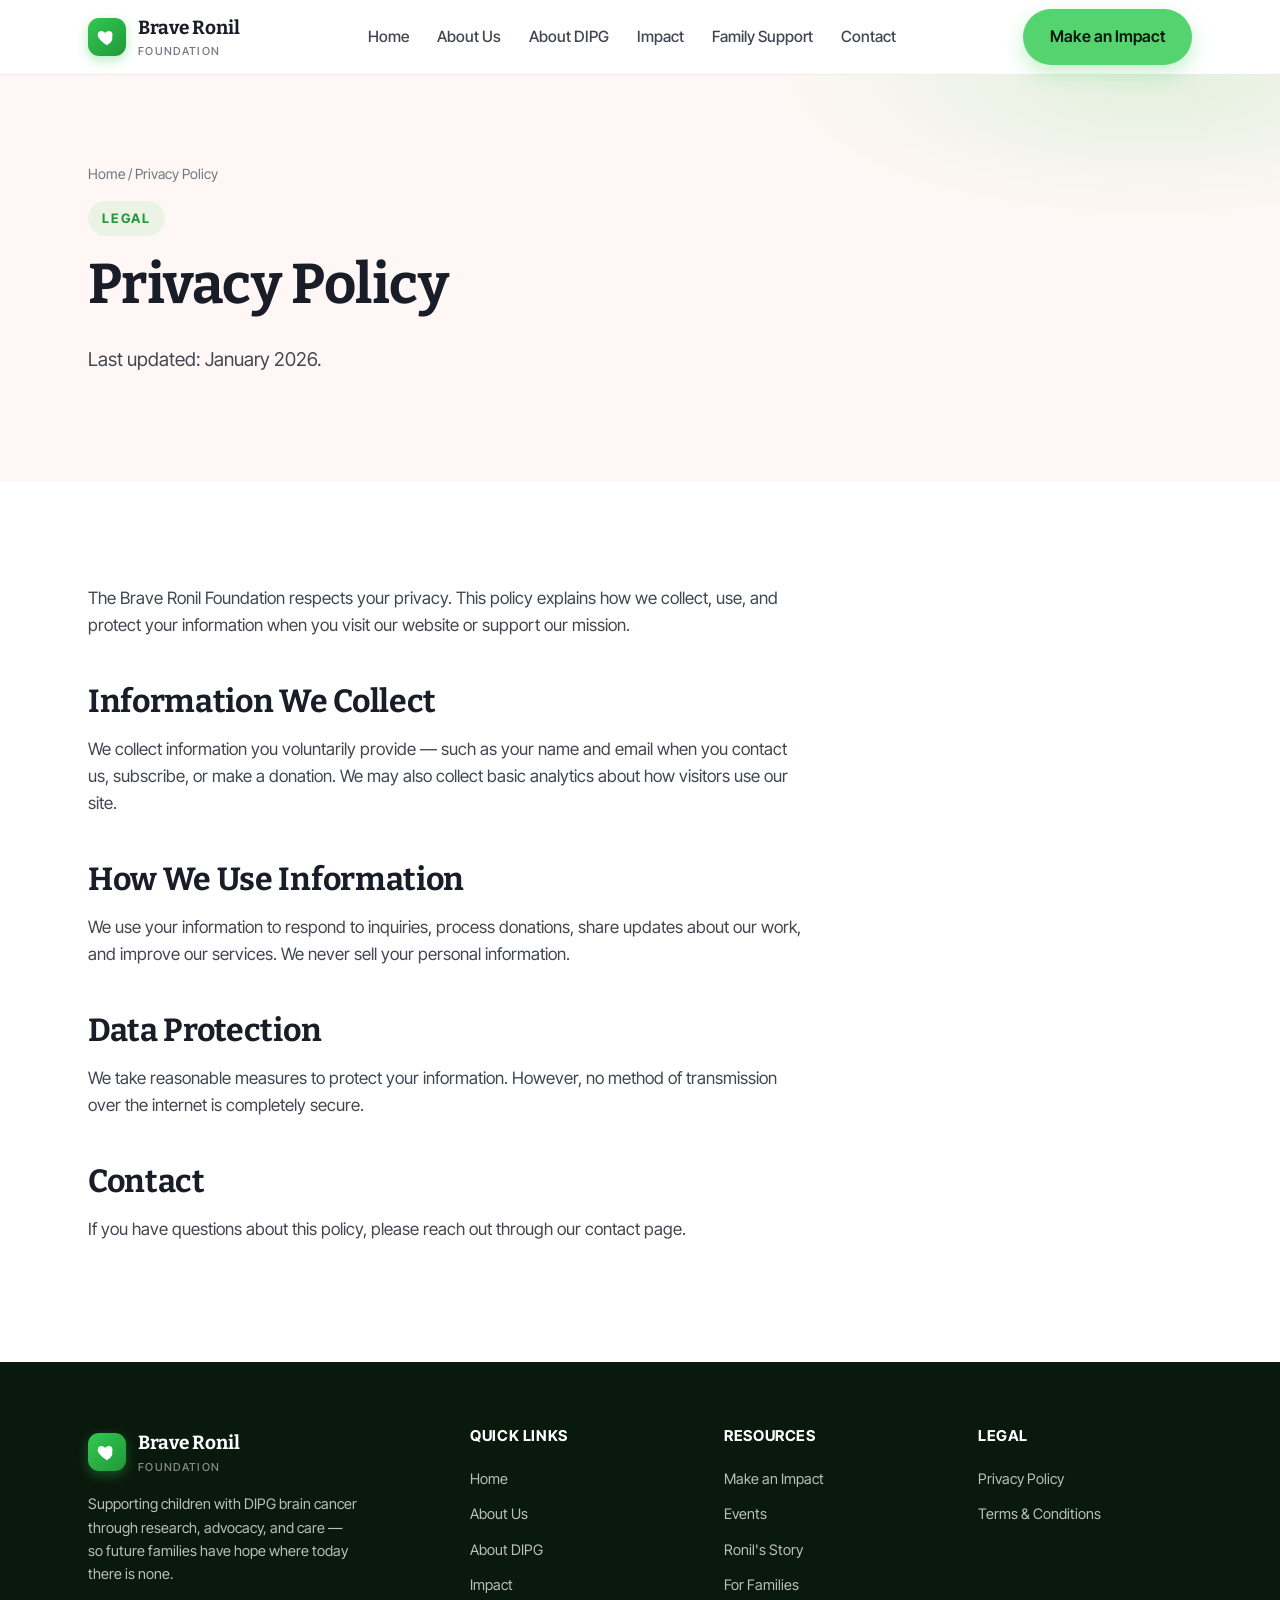
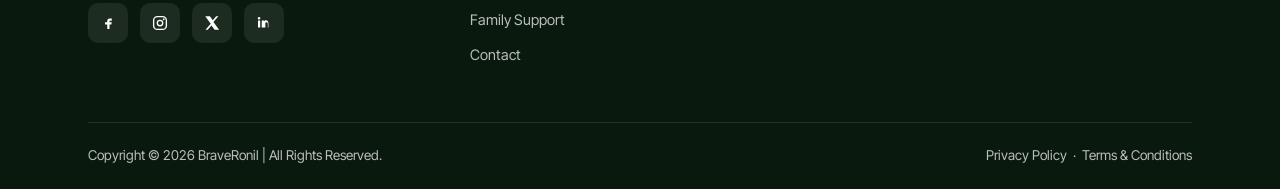
<file: privacy-policy.html>
<!doctype html>
<html lang="en-US">
<head>
  <meta charset="UTF-8">
  <meta name="viewport" content="width=device-width, initial-scale=1">
  <title>Privacy Policy — Brave Ronil Foundation</title>
  <meta name="description" content="Privacy Policy for the Brave Ronil Foundation.">
  <link rel="preconnect" href="https://fonts.googleapis.com">
  <link rel="preconnect" href="https://fonts.gstatic.com" crossorigin>
  <link href="https://fonts.googleapis.com/css2?family=Bitter:ital,wght@0,400;0,500;0,600;0,700;0,800;1,400;1,500&family=Inter+Tight:wght@400;500;600;700&display=swap" rel="stylesheet">
  <link rel="stylesheet" href="css/styles.css">
  <link rel="icon" href="assets/img/favicon.svg" type="image/svg+xml">
</head>
<body>
  <header class="site-header">
    <div class="container nav">
      <a class="brand" href="index.html" aria-label="Brave Ronil Foundation home">
        <span class="brand-mark" aria-hidden="true"><svg viewBox="0 0 24 24" fill="none"><path d="M12 21s-7.5-4.35-9.6-9.03C1.05 8.7 2.7 5.5 5.9 5.5c1.9 0 3.3 1.05 4.1 2.4.8-1.35 2.2-2.4 4.1-2.4 3.2 0 4.85 3.2 3.5 6.47C19.5 16.65 12 21 12 21Z" fill="currentColor"/></svg></span>
        <span>Brave Ronil<small>Foundation</small></span>
      </a>
      <nav class="nav-links" aria-label="Primary">
        <a href="index.html">Home</a>
        <a href="about-us.html">About Us</a>
        <a href="about-dipg.html">About DIPG</a>
        <a href="impact.html">Impact</a>
        <a href="family-support.html">Family Support</a>
        <a href="contact.html">Contact</a>
      </nav>
      <div class="nav-actions">
        <a href="get-involved.html" class="btn btn-primary">Make an Impact</a>
        <button class="nav-toggle" aria-label="Menu" aria-expanded="false"><span></span></button>
      </div>
    </div>
  </header>
  <main id="content">
    <section class="page-hero">
      <div class="container">
        <p class="breadcrumb"><a href="index.html">Home</a> / Privacy Policy</p>
        <span class="eyebrow">Legal</span>
        <h1>Privacy Policy</h1>
        <p class="lead">Last updated: January 2026.</p>
      </div>
    </section>
    <section class="section">
      <div class="container">
        <div class="prose reveal">
          <p>The Brave Ronil Foundation respects your privacy. This policy explains how we collect, use, and protect your information when you visit our website or support our mission.</p>
          <h2>Information We Collect</h2>
          <p>We collect information you voluntarily provide — such as your name and email when you contact us, subscribe, or make a donation. We may also collect basic analytics about how visitors use our site.</p>
          <h2>How We Use Information</h2>
          <p>We use your information to respond to inquiries, process donations, share updates about our work, and improve our services. We never sell your personal information.</p>
          <h2>Data Protection</h2>
          <p>We take reasonable measures to protect your information. However, no method of transmission over the internet is completely secure.</p>
          <h2>Contact</h2>
          <p>If you have questions about this policy, please reach out through our contact page.</p>
        </div>
      </div>
    </section>
  </main>
  <footer class="site-footer">
    <div class="container">
      <div class="footer-grid">
        <div class="footer-brand">
          <a class="brand" href="index.html">
            <span class="brand-mark" aria-hidden="true"><svg viewBox="0 0 24 24" fill="none"><path d="M12 21s-7.5-4.35-9.6-9.03C1.05 8.7 2.7 5.5 5.9 5.5c1.9 0 3.3 1.05 4.1 2.4.8-1.35 2.2-2.4 4.1-2.4 3.2 0 4.85 3.2 3.5 6.47C19.5 16.65 12 21 12 21Z" fill="currentColor"/></svg></span>
            <span>Brave Ronil<small>Foundation</small></span>
          </a>
          <p>Supporting children with DIPG brain cancer through research, advocacy, and care — so future families have hope where today there is none.</p>
          <div class="footer-social">
            <a href="#" aria-label="Facebook"><svg viewBox="0 0 24 24" fill="currentColor"><path d="M14 9h3V6h-3c-1.9 0-3 1.4-3 3v2H8v3h3v6h3v-6h2.5l.5-3H14v-1.5c0-.6.3-.5 0-.5Z"/></svg></a>
            <a href="#" aria-label="Instagram"><svg viewBox="0 0 24 24" fill="none"><rect x="3.5" y="3.5" width="17" height="17" rx="5" stroke="currentColor" stroke-width="1.8"/><circle cx="12" cy="12" r="3.6" stroke="currentColor" stroke-width="1.8"/><circle cx="17" cy="7" r="1.2" fill="currentColor"/></svg></a>
            <a href="#" aria-label="X"><svg viewBox="0 0 24 24" fill="currentColor"><path d="M17.5 3h3l-6.6 7.6L21.5 21h-6l-4.3-5.7L6.3 21H3.3l7-8.1L3 3h6.2l3.9 5.2L17.5 3Z"/></svg></a>
            <a href="#" aria-label="LinkedIn"><svg viewBox="0 0 24 24" fill="currentColor"><path d="M6.9 8.5v9.5H4V8.5h2.9ZM5.4 4a1.7 1.7 0 1 1 0 3.4 1.7 1.7 0 0 1 0-3.4ZM20 18h-2.9v-5c0-1.3-.5-2.1-1.6-2.1-.9 0-1.4.6-1.6 1.2-.1.2-.1.5-.1.8V18H9s.04-8.7 0-9.5h2.9v1.3c.4-.6 1.1-1.5 2.6-1.5 1.9 0 3.4 1.2 3.4 3.9V18Z"/></svg></a>
          </div>
        </div>
        <div class="footer-col">
          <h3>Quick Links</h3>
          <a href="index.html">Home</a>
          <a href="about-us.html">About Us</a>
          <a href="about-dipg.html">About DIPG</a>
          <a href="impact.html">Impact</a>
          <a href="family-support.html">Family Support</a>
          <a href="contact.html">Contact</a>
        </div>
        <div class="footer-col">
          <h3>Resources</h3>
          <a href="get-involved.html">Make an Impact</a>
          <a href="get-involved.html">Events</a>
          <a href="about-us.html">Ronil's Story</a>
          <a href="family-support.html">For Families</a>
        </div>
        <div class="footer-col">
          <h3>Legal</h3>
          <a href="privacy-policy.html">Privacy Policy</a>
          <a href="terms.html">Terms &amp; Conditions</a>
        </div>
      </div>
      <div class="footer-bottom">
        <p style="margin:0">Copyright © <span data-year>2026</span> BraveRonil | All Rights Reserved.</p>
        <p style="margin:0"><a href="privacy-policy.html">Privacy Policy</a> &nbsp;·&nbsp; <a href="terms.html">Terms &amp; Conditions</a></p>
      </div>
    </div>
  </footer>
  <script src="js/main.js"></script>
</body>
</html>
</file>
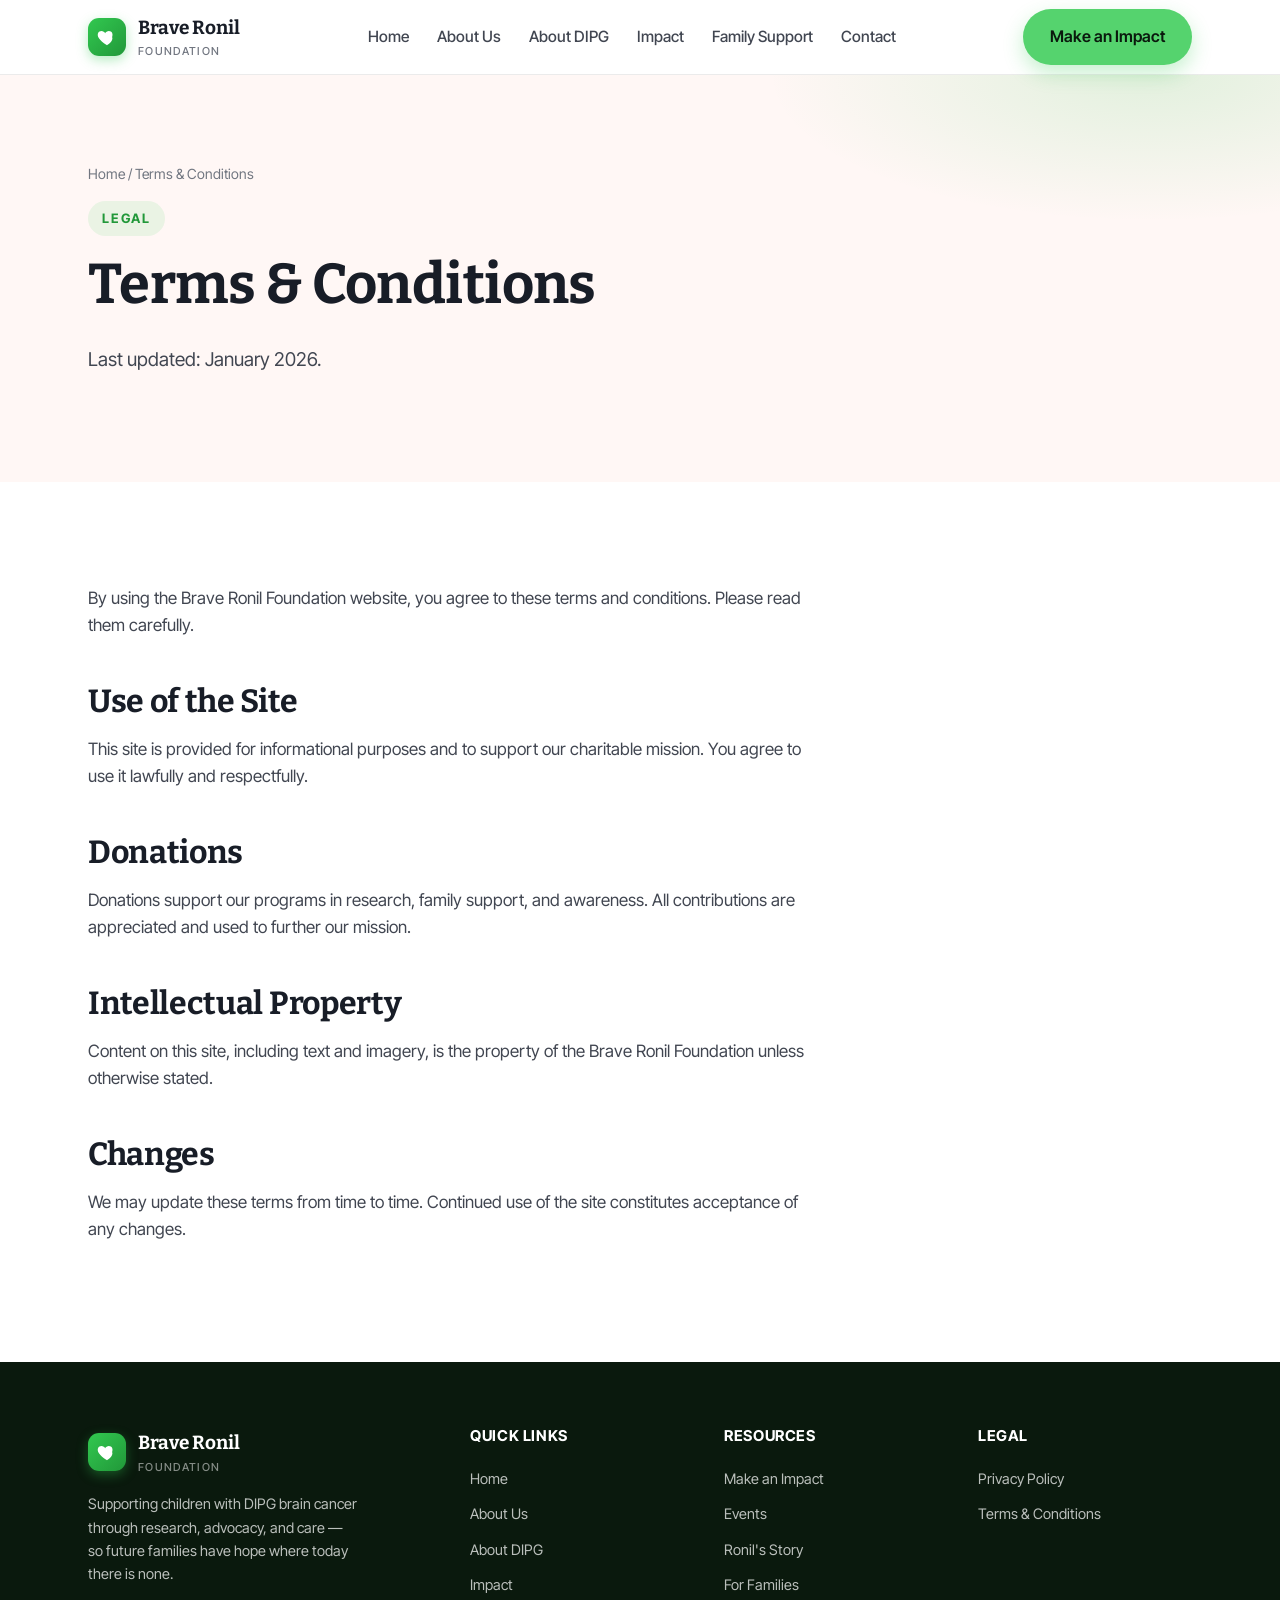
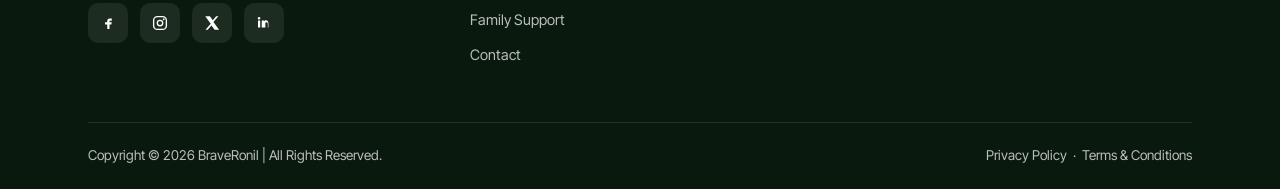
<file: terms.html>
<!doctype html>
<html lang="en-US">
<head>
  <meta charset="UTF-8">
  <meta name="viewport" content="width=device-width, initial-scale=1">
  <title>Terms & Conditions — Brave Ronil Foundation</title>
  <meta name="description" content="Terms & Conditions for the Brave Ronil Foundation.">
  <link rel="preconnect" href="https://fonts.googleapis.com">
  <link rel="preconnect" href="https://fonts.gstatic.com" crossorigin>
  <link href="https://fonts.googleapis.com/css2?family=Bitter:ital,wght@0,400;0,500;0,600;0,700;0,800;1,400;1,500&family=Inter+Tight:wght@400;500;600;700&display=swap" rel="stylesheet">
  <link rel="stylesheet" href="css/styles.css">
  <link rel="icon" href="assets/img/favicon.svg" type="image/svg+xml">
</head>
<body>
  <header class="site-header">
    <div class="container nav">
      <a class="brand" href="index.html" aria-label="Brave Ronil Foundation home">
        <span class="brand-mark" aria-hidden="true"><svg viewBox="0 0 24 24" fill="none"><path d="M12 21s-7.5-4.35-9.6-9.03C1.05 8.7 2.7 5.5 5.9 5.5c1.9 0 3.3 1.05 4.1 2.4.8-1.35 2.2-2.4 4.1-2.4 3.2 0 4.85 3.2 3.5 6.47C19.5 16.65 12 21 12 21Z" fill="currentColor"/></svg></span>
        <span>Brave Ronil<small>Foundation</small></span>
      </a>
      <nav class="nav-links" aria-label="Primary">
        <a href="index.html">Home</a>
        <a href="about-us.html">About Us</a>
        <a href="about-dipg.html">About DIPG</a>
        <a href="impact.html">Impact</a>
        <a href="family-support.html">Family Support</a>
        <a href="contact.html">Contact</a>
      </nav>
      <div class="nav-actions">
        <a href="get-involved.html" class="btn btn-primary">Make an Impact</a>
        <button class="nav-toggle" aria-label="Menu" aria-expanded="false"><span></span></button>
      </div>
    </div>
  </header>
  <main id="content">
    <section class="page-hero">
      <div class="container">
        <p class="breadcrumb"><a href="index.html">Home</a> / Terms & Conditions</p>
        <span class="eyebrow">Legal</span>
        <h1>Terms & Conditions</h1>
        <p class="lead">Last updated: January 2026.</p>
      </div>
    </section>
    <section class="section">
      <div class="container">
        <div class="prose reveal">
          <p>By using the Brave Ronil Foundation website, you agree to these terms and conditions. Please read them carefully.</p>
          <h2>Use of the Site</h2>
          <p>This site is provided for informational purposes and to support our charitable mission. You agree to use it lawfully and respectfully.</p>
          <h2>Donations</h2>
          <p>Donations support our programs in research, family support, and awareness. All contributions are appreciated and used to further our mission.</p>
          <h2>Intellectual Property</h2>
          <p>Content on this site, including text and imagery, is the property of the Brave Ronil Foundation unless otherwise stated.</p>
          <h2>Changes</h2>
          <p>We may update these terms from time to time. Continued use of the site constitutes acceptance of any changes.</p>
        </div>
      </div>
    </section>
  </main>
  <footer class="site-footer">
    <div class="container">
      <div class="footer-grid">
        <div class="footer-brand">
          <a class="brand" href="index.html">
            <span class="brand-mark" aria-hidden="true"><svg viewBox="0 0 24 24" fill="none"><path d="M12 21s-7.5-4.35-9.6-9.03C1.05 8.7 2.7 5.5 5.9 5.5c1.9 0 3.3 1.05 4.1 2.4.8-1.35 2.2-2.4 4.1-2.4 3.2 0 4.85 3.2 3.5 6.47C19.5 16.65 12 21 12 21Z" fill="currentColor"/></svg></span>
            <span>Brave Ronil<small>Foundation</small></span>
          </a>
          <p>Supporting children with DIPG brain cancer through research, advocacy, and care — so future families have hope where today there is none.</p>
          <div class="footer-social">
            <a href="#" aria-label="Facebook"><svg viewBox="0 0 24 24" fill="currentColor"><path d="M14 9h3V6h-3c-1.9 0-3 1.4-3 3v2H8v3h3v6h3v-6h2.5l.5-3H14v-1.5c0-.6.3-.5 0-.5Z"/></svg></a>
            <a href="#" aria-label="Instagram"><svg viewBox="0 0 24 24" fill="none"><rect x="3.5" y="3.5" width="17" height="17" rx="5" stroke="currentColor" stroke-width="1.8"/><circle cx="12" cy="12" r="3.6" stroke="currentColor" stroke-width="1.8"/><circle cx="17" cy="7" r="1.2" fill="currentColor"/></svg></a>
            <a href="#" aria-label="X"><svg viewBox="0 0 24 24" fill="currentColor"><path d="M17.5 3h3l-6.6 7.6L21.5 21h-6l-4.3-5.7L6.3 21H3.3l7-8.1L3 3h6.2l3.9 5.2L17.5 3Z"/></svg></a>
            <a href="#" aria-label="LinkedIn"><svg viewBox="0 0 24 24" fill="currentColor"><path d="M6.9 8.5v9.5H4V8.5h2.9ZM5.4 4a1.7 1.7 0 1 1 0 3.4 1.7 1.7 0 0 1 0-3.4ZM20 18h-2.9v-5c0-1.3-.5-2.1-1.6-2.1-.9 0-1.4.6-1.6 1.2-.1.2-.1.5-.1.8V18H9s.04-8.7 0-9.5h2.9v1.3c.4-.6 1.1-1.5 2.6-1.5 1.9 0 3.4 1.2 3.4 3.9V18Z"/></svg></a>
          </div>
        </div>
        <div class="footer-col">
          <h3>Quick Links</h3>
          <a href="index.html">Home</a>
          <a href="about-us.html">About Us</a>
          <a href="about-dipg.html">About DIPG</a>
          <a href="impact.html">Impact</a>
          <a href="family-support.html">Family Support</a>
          <a href="contact.html">Contact</a>
        </div>
        <div class="footer-col">
          <h3>Resources</h3>
          <a href="get-involved.html">Make an Impact</a>
          <a href="get-involved.html">Events</a>
          <a href="about-us.html">Ronil's Story</a>
          <a href="family-support.html">For Families</a>
        </div>
        <div class="footer-col">
          <h3>Legal</h3>
          <a href="privacy-policy.html">Privacy Policy</a>
          <a href="terms.html">Terms &amp; Conditions</a>
        </div>
      </div>
      <div class="footer-bottom">
        <p style="margin:0">Copyright © <span data-year>2026</span> BraveRonil | All Rights Reserved.</p>
        <p style="margin:0"><a href="privacy-policy.html">Privacy Policy</a> &nbsp;·&nbsp; <a href="terms.html">Terms &amp; Conditions</a></p>
      </div>
    </div>
  </footer>
  <script src="js/main.js"></script>
</body>
</html>
</file>
<file: css/styles.css>
/* =====================================================================
   Brave Ronil Foundation — recreated static site
   Design system rebuilt from the live site's tokens:
   - Display: Bitter (serif)   - Body: Inter Tight (sans)
   - Brand green #32C850 / btn #55D36E / deep #219839
   - Accent orange #FF4405     - Warm bg #FFF7F5
   ===================================================================== */

:root {
  /* Brand */
  --green:        #32C850;
  --green-btn:    #55D36E;
  --green-deep:   #219839;
  --green-ink:    #0a190d;
  --accent:       #FF4405;
  --accent-soft:  #FFF7F5;

  /* Ink / neutrals */
  --ink:     #181D27;
  --ink-2:   #414651;
  --ink-3:   #717680;
  --line:    rgba(0, 0, 0, 0.08);
  --border:  #e9eaeb;
  --fill:    #F5F5F5;
  --white:   #FFFFFF;

  /* Type */
  --font-display: "Bitter", Georgia, "Times New Roman", serif;
  --font-body: "Inter Tight", -apple-system, "Segoe UI", Roboto, Helvetica, Arial, sans-serif;

  /* Layout */
  --radius:   16px;
  --radius-sm: 10px;
  --radius-pill: 999px;
  --container: 1200px;
  --gutter: clamp(20px, 5vw, 48px);
  --shadow-sm: 0 1px 2px rgba(16,24,40,.06), 0 1px 3px rgba(16,24,40,.10);
  --shadow-md: 0 8px 24px rgba(16,24,40,.10);
  --shadow-lg: 0 24px 60px rgba(16,24,40,.14);
}

/* ---------- Reset-ish ---------- */
* { box-sizing: border-box; }
html { scroll-behavior: smooth; -webkit-text-size-adjust: 100%; }
body {
  margin: 0;
  font-family: var(--font-body);
  color: var(--ink);
  background: var(--white);
  line-height: 1.6;
  font-size: 17px;
  -webkit-font-smoothing: antialiased;
}
img { max-width: 100%; display: block; }
a { color: inherit; text-decoration: none; }
button { font-family: inherit; cursor: pointer; }
h1, h2, h3, h4 { font-family: var(--font-display); line-height: 1.12; margin: 0 0 .5em; font-weight: 700; letter-spacing: -0.01em; }
p { margin: 0 0 1em; }
ul { margin: 0; padding: 0; list-style: none; }

/* ---------- Layout helpers ---------- */
.container { width: 100%; max-width: var(--container); margin-inline: auto; padding-inline: var(--gutter); }
.section { padding: clamp(56px, 8vw, 110px) 0; }
.eyebrow {
  display: inline-block;
  font-family: var(--font-body);
  font-weight: 700; font-size: 13px; letter-spacing: .14em; text-transform: uppercase;
  color: var(--green-deep);
  background: rgba(50, 200, 80, .10);
  padding: 7px 14px; border-radius: var(--radius-pill); margin-bottom: 18px;
}
.eyebrow.on-dark { color: #bff3c8; background: rgba(255,255,255,.10); }
.lead { font-size: clamp(17px, 2vw, 19px); color: var(--ink-2); max-width: 62ch; }
.center { text-align: center; }
.center .lead, .center .eyebrow { margin-inline: auto; }
.section-head { max-width: 760px; margin-bottom: 46px; }
.section-head.center { margin-inline: auto; }
h2.title { font-size: clamp(30px, 4.4vw, 46px); }
h3 { font-size: clamp(20px, 2.4vw, 24px); }

/* ---------- Buttons ---------- */
.btn {
  display: inline-flex; align-items: center; gap: 10px;
  font-weight: 600; font-size: 16px;
  padding: 14px 26px; border-radius: var(--radius-pill);
  border: 1px solid transparent; transition: transform .15s ease, box-shadow .2s ease, background .2s ease, color .2s ease;
  white-space: nowrap;
}
.btn svg { width: 18px; height: 18px; }
.btn-primary { background: var(--green-btn); color: var(--green-ink); box-shadow: 0 8px 20px rgba(50,200,80,.28); }
.btn-primary:hover { background: var(--green); transform: translateY(-2px); box-shadow: 0 12px 26px rgba(50,200,80,.34); }
.btn-ghost { background: transparent; color: var(--ink); border-color: var(--border); }
.btn-ghost:hover { border-color: var(--ink); transform: translateY(-2px); }
.btn-ghost.on-dark { color: #fff; border-color: rgba(255,255,255,.35); }
.btn-ghost.on-dark:hover { border-color: #fff; background: rgba(255,255,255,.08); }
.btn-white { background: #fff; color: var(--green-ink); }
.btn-white:hover { transform: translateY(-2px); box-shadow: var(--shadow-md); }

/* ---------- Header ---------- */
.site-header {
  position: sticky; top: 0; z-index: 50;
  background: rgba(255,255,255,.85); backdrop-filter: saturate(180%) blur(12px);
  border-bottom: 1px solid var(--line);
}
.nav { display: flex; align-items: center; justify-content: space-between; gap: 24px; height: 74px; }
.brand { display: flex; align-items: center; gap: 12px; font-family: var(--font-display); font-weight: 700; font-size: 19px; color: var(--ink); }
.brand-mark {
  width: 38px; height: 38px; border-radius: 11px; flex: 0 0 auto;
  background: linear-gradient(135deg, var(--green) 0%, var(--green-deep) 100%);
  display: grid; place-items: center; color: #fff; box-shadow: 0 4px 12px rgba(50,200,80,.35);
}
.brand-mark svg { width: 22px; height: 22px; }
.brand small { display: block; font-family: var(--font-body); font-weight: 500; font-size: 11px; letter-spacing: .12em; text-transform: uppercase; color: var(--ink-3); }
.nav-links { display: flex; align-items: center; gap: 28px; }
.nav-links a { font-weight: 500; font-size: 15.5px; color: var(--ink-2); transition: color .15s; position: relative; }
.nav-links a:hover, .nav-links a.active { color: var(--ink); }
.nav-links a.active::after { content: ""; position: absolute; left: 0; right: 0; bottom: -6px; height: 2px; background: var(--green); border-radius: 2px; }
.nav-actions { display: flex; align-items: center; gap: 14px; }
.nav-toggle { display: none; width: 44px; height: 44px; border: 1px solid var(--border); border-radius: 10px; background: #fff; align-items: center; justify-content: center; }
.nav-toggle span, .nav-toggle span::before, .nav-toggle span::after { content: ""; display: block; width: 20px; height: 2px; background: var(--ink); border-radius: 2px; position: relative; transition: .2s; }
.nav-toggle span::before { position: absolute; top: -6px; }
.nav-toggle span::after { position: absolute; top: 6px; }

/* ---------- Hero ---------- */
.hero { position: relative; overflow: hidden; background: var(--accent-soft); }
.hero::before {
  content: ""; position: absolute; inset: 0;
  background:
    radial-gradient(60% 60% at 85% 10%, rgba(50,200,80,.14), transparent 60%),
    radial-gradient(50% 50% at 5% 90%, rgba(255,68,5,.08), transparent 60%);
}
.hero-grid { position: relative; display: grid; grid-template-columns: 1.05fr .95fr; gap: clamp(28px, 5vw, 64px); align-items: center; padding: clamp(56px, 8vw, 96px) 0; }
.hero h1 { font-size: clamp(38px, 6vw, 68px); letter-spacing: -0.02em; }
.hero h1 .hl { color: var(--green-deep); }
.hero .lead { font-size: clamp(17px, 2.2vw, 20px); margin-bottom: 30px; }
.hero-cta { display: flex; flex-wrap: wrap; gap: 14px; margin-bottom: 34px; }
.hero-trust { display: flex; gap: 28px; flex-wrap: wrap; }
.hero-trust .t { }
.hero-trust .t b { font-family: var(--font-display); font-size: 26px; color: var(--ink); display: block; }
.hero-trust .t span { font-size: 13.5px; color: var(--ink-3); }

/* Hero visual (CSS/SVG placeholder) */
.hero-visual { position: relative; }
.hero-photo {
  aspect-ratio: 4/4.4; border-radius: 26px; overflow: hidden; position: relative;
  background: linear-gradient(160deg, #d8f5df 0%, #b7ecc5 45%, #ffd9c9 100%);
  box-shadow: var(--shadow-lg);
}
.hero-photo .ph-label { position: absolute; inset: 0; display: grid; place-items: center; color: rgba(10,25,13,.35); font-weight: 600; }
.hero-badge {
  position: absolute; left: -18px; bottom: 34px; background: #fff; border-radius: var(--radius);
  padding: 16px 20px; box-shadow: var(--shadow-md); display: flex; align-items: center; gap: 12px; max-width: 250px;
}
.hero-badge .ic { width: 42px; height: 42px; border-radius: 12px; background: rgba(50,200,80,.14); color: var(--green-deep); display: grid; place-items: center; flex: 0 0 auto; }
.hero-badge b { font-family: var(--font-display); display: block; font-size: 15px; }
.hero-badge span { font-size: 12.5px; color: var(--ink-3); }

/* ---------- Logos / partners strip ---------- */
.strip { border-top: 1px solid var(--line); border-bottom: 1px solid var(--line); background: #fff; }
.strip .container { display: flex; align-items: center; justify-content: space-between; gap: 24px; flex-wrap: wrap; padding-block: 26px; }
.strip p { margin: 0; font-size: 13.5px; letter-spacing: .1em; text-transform: uppercase; color: var(--ink-3); font-weight: 600; }
.strip .marks { display: flex; gap: 34px; flex-wrap: wrap; align-items: center; opacity: .6; }
.strip .marks span { font-family: var(--font-display); font-weight: 700; font-size: 17px; color: var(--ink-2); }

/* ---------- Mission / split ---------- */
.split { display: grid; grid-template-columns: 1fr 1fr; gap: clamp(30px, 5vw, 66px); align-items: center; }
.split.reverse .split-media { order: 2; }
.split-media { position: relative; }
.media-card {
  aspect-ratio: 5/4.2; border-radius: var(--radius); overflow: hidden; box-shadow: var(--shadow-md);
  background: linear-gradient(150deg, #cdefd6, #a9e6ba 60%, #ffd9c9);
  display: grid; place-items: center; color: rgba(10,25,13,.3); font-weight: 600;
}
.media-card.alt { background: linear-gradient(150deg, #e7f7ec, #bfeccb 55%, #dfeee3); }
.quote {
  margin-top: 24px; border-left: 3px solid var(--green); padding: 4px 0 4px 20px;
}
.quote p { font-family: var(--font-display); font-style: italic; font-size: 19px; color: var(--ink); margin: 0 0 6px; }
.quote .by { font-style: normal; font-weight: 600; color: var(--ink-2); font-size: 14.5px; }
.quote .by span { color: var(--ink-3); font-weight: 500; }
.stat-inline { display: flex; gap: 30px; margin-top: 26px; flex-wrap: wrap; }
.stat-inline .s b { font-family: var(--font-display); font-size: 30px; color: var(--green-deep); display: block; }
.stat-inline .s span { font-size: 13.5px; color: var(--ink-3); }

/* ---------- Pillars / cards ---------- */
.cards { display: grid; grid-template-columns: repeat(3, 1fr); gap: 24px; }
.card {
  background: #fff; border: 1px solid var(--border); border-radius: var(--radius); padding: 30px;
  transition: transform .2s ease, box-shadow .2s ease, border-color .2s;
}
.card:hover { transform: translateY(-4px); box-shadow: var(--shadow-md); border-color: transparent; }
.card .ic {
  width: 54px; height: 54px; border-radius: 14px; display: grid; place-items: center; margin-bottom: 20px;
  background: rgba(50,200,80,.12); color: var(--green-deep);
}
.card .ic svg { width: 26px; height: 26px; }
.card h3 { margin-bottom: 10px; }
.card p { color: var(--ink-2); font-size: 15.5px; margin: 0; }
.card .more { display: inline-flex; align-items: center; gap: 6px; margin-top: 16px; color: var(--green-deep); font-weight: 600; font-size: 14.5px; }

/* ---------- Stats (dark band) ---------- */
.stats-band { background: var(--green-ink); color: #fff; position: relative; overflow: hidden; }
.stats-band::before { content:""; position:absolute; inset:0; background: radial-gradient(50% 70% at 80% 0%, rgba(50,200,80,.22), transparent 60%); }
.stats-band .container { position: relative; }
.stats-band .eyebrow { color: #bff3c8; background: rgba(255,255,255,.08); }
.stats-band h2 { color: #fff; }
.stats-grid { display: grid; grid-template-columns: repeat(3, 1fr); gap: 24px; margin-top: 46px; }
.stat-box { background: rgba(255,255,255,.05); border: 1px solid rgba(255,255,255,.12); border-radius: var(--radius); padding: 32px; }
.stat-box .num { font-family: var(--font-display); font-size: clamp(34px, 5vw, 50px); color: var(--green-btn); line-height: 1; margin-bottom: 6px; }
.stat-box h3 { color: #fff; font-size: 20px; margin-bottom: 8px; }
.stat-box p { color: rgba(255,255,255,.72); font-size: 15px; margin: 0; }
.stats-band .band-cta { margin-top: 40px; }

/* ---------- Events ---------- */
.events-grid { display: grid; grid-template-columns: repeat(4, 1fr); gap: 22px; }
.event {
  background: #fff; border: 1px solid var(--border); border-radius: var(--radius); overflow: hidden;
  transition: transform .2s ease, box-shadow .2s ease;
}
.event:hover { transform: translateY(-4px); box-shadow: var(--shadow-md); }
.event .thumb { aspect-ratio: 3/2; background: linear-gradient(150deg, #cdefd6, #a9e6ba 60%, #ffd9c9); position: relative; }
.event .thumb .date { position: absolute; left: 14px; top: 14px; background: #fff; border-radius: 10px; padding: 7px 11px; text-align: center; box-shadow: var(--shadow-sm); }
.event .thumb .date b { font-family: var(--font-display); display: block; font-size: 18px; line-height: 1; }
.event .thumb .date span { font-size: 11px; text-transform: uppercase; letter-spacing: .06em; color: var(--ink-3); }
.event .body { padding: 20px; }
.event .tag { font-size: 12px; font-weight: 700; letter-spacing: .08em; text-transform: uppercase; color: var(--green-deep); }
.event h3 { font-size: 19px; margin: 8px 0 8px; }
.event .meta { font-size: 13.5px; color: var(--ink-3); display: flex; align-items: center; gap: 6px; }
.events-foot { margin-top: 40px; text-align: center; }

/* ---------- Big CTA ---------- */
.cta {
  background: linear-gradient(135deg, var(--green-deep) 0%, var(--green) 100%);
  color: #fff; text-align: center; border-radius: 0;
}
.cta h2 { color: #fff; font-size: clamp(30px, 4.6vw, 48px); max-width: 18ch; margin-inline: auto; }
.cta p { color: rgba(255,255,255,.9); max-width: 60ch; margin: 0 auto 30px; }
.cta .btns { display: flex; gap: 14px; justify-content: center; flex-wrap: wrap; }

/* ---------- Donation band ---------- */
.donate { background: var(--accent-soft); }
.donate-card {
  background: #fff; border: 1px solid var(--border); border-radius: 24px; box-shadow: var(--shadow-md);
  display: grid; grid-template-columns: 1.1fr .9fr; gap: 0; overflow: hidden;
}
.donate-copy { padding: clamp(30px, 5vw, 54px); }
.donate-copy h2 { font-size: clamp(26px, 3.4vw, 36px); }
.donate-copy p { color: var(--ink-2); }
.donate-amounts { display: flex; gap: 10px; flex-wrap: wrap; margin: 22px 0 24px; }
.amt { padding: 12px 20px; border: 1.5px solid var(--border); border-radius: var(--radius-pill); font-weight: 600; transition: .15s; background:#fff; }
.amt:hover, .amt.sel { border-color: var(--green); color: var(--green-deep); background: rgba(50,200,80,.06); }
.donate-side { background: linear-gradient(160deg, var(--green-deep), var(--green-ink)); color: #fff; padding: clamp(30px,5vw,54px); display: flex; flex-direction: column; justify-content: center; gap: 16px; }
.donate-side .line { display: flex; gap: 12px; align-items: flex-start; }
.donate-side .line svg { width: 22px; height: 22px; flex: 0 0 auto; color: var(--green-btn); margin-top: 2px; }
.donate-side .line b { font-family: var(--font-display); display:block; }
.donate-side .line span { color: rgba(255,255,255,.75); font-size: 14.5px; }

/* ---------- Footer ---------- */
.site-footer { background: var(--green-ink); color: rgba(255,255,255,.72); padding-top: 66px; }
.footer-grid { display: grid; grid-template-columns: 1.6fr 1fr 1fr 1fr; gap: 40px; padding-bottom: 50px; }
.footer-brand .brand { color: #fff; margin-bottom: 16px; }
.footer-brand .brand small { color: rgba(255,255,255,.5); }
.footer-brand p { font-size: 14.5px; max-width: 34ch; }
.footer-social { display: flex; gap: 12px; margin-top: 18px; }
.footer-social a { width: 40px; height: 40px; border-radius: 10px; background: rgba(255,255,255,.08); display: grid; place-items: center; color: #fff; transition: .18s; }
.footer-social a:hover { background: var(--green); transform: translateY(-2px); }
.footer-social svg { width: 18px; height: 18px; }
.footer-col h3 { color: #fff; font-size: 15px; letter-spacing: .04em; text-transform: uppercase; margin-bottom: 16px; font-family: var(--font-body); font-weight: 700; }
.footer-col a { display: block; padding: 6px 0; font-size: 14.5px; transition: color .15s; }
.footer-col a:hover { color: #fff; }
.footer-bottom { border-top: 1px solid rgba(255,255,255,.10); padding: 22px 0; display: flex; justify-content: space-between; gap: 16px; flex-wrap: wrap; font-size: 13.5px; }
.footer-bottom a:hover { color: #fff; }

/* ---------- Page hero (interior pages) ---------- */
.page-hero { background: var(--accent-soft); position: relative; overflow: hidden; padding: clamp(48px,7vw,88px) 0; }
.page-hero::before { content:""; position:absolute; inset:0; background: radial-gradient(50% 60% at 90% 0%, rgba(50,200,80,.14), transparent 60%); }
.page-hero .container { position: relative; }
.page-hero h1 { font-size: clamp(34px, 5vw, 56px); max-width: 16ch; }
.page-hero .lead { margin-top: 10px; }
.breadcrumb { font-size: 14px; color: var(--ink-3); margin-bottom: 16px; }
.breadcrumb a:hover { color: var(--ink); }
.prose { max-width: 72ch; }
.prose h2 { font-size: clamp(24px, 3vw, 32px); margin-top: 1.4em; }
.prose p { color: var(--ink-2); }

/* ---------- Contact ---------- */
.contact-grid { display: grid; grid-template-columns: 1fr 1fr; gap: 40px; }
.field { margin-bottom: 18px; }
.field label { display: block; font-weight: 600; font-size: 14px; margin-bottom: 7px; }
.field input, .field textarea {
  width: 100%; padding: 13px 15px; border: 1.5px solid var(--border); border-radius: var(--radius-sm);
  font: inherit; color: var(--ink); background: #fff; transition: border-color .15s;
}
.field input:focus, .field textarea:focus { outline: none; border-color: var(--green); box-shadow: 0 0 0 4px rgba(50,200,80,.12); }
.contact-info .line { display: flex; gap: 14px; padding: 16px 0; border-bottom: 1px solid var(--border); }
.contact-info .line svg { width: 22px; height: 22px; color: var(--green-deep); flex: 0 0 auto; }
.contact-info .line b { display: block; }
.contact-info .line span { color: var(--ink-3); font-size: 14.5px; }

/* ---------- Reveal on scroll (progressive enhancement) ----------
   Content is visible by default; only hidden when JS is active (.js on <html>)
   so no-JS users and crawlers always see content. */
.js .reveal { opacity: 0; transform: translateY(18px); transition: opacity .6s ease, transform .6s ease; }
.js .reveal.in { opacity: 1; transform: none; }
@media (prefers-reduced-motion: reduce) {
  .js .reveal { opacity: 1; transform: none; transition: none; }
}

/* ---------- Responsive ---------- */
@media (max-width: 980px) {
  .hero-grid, .split { grid-template-columns: 1fr; }
  .split.reverse .split-media { order: 0; }
  .cards { grid-template-columns: repeat(2, 1fr); }
  .events-grid { grid-template-columns: repeat(2, 1fr); }
  .stats-grid { grid-template-columns: 1fr; }
  .donate-card { grid-template-columns: 1fr; }
  .contact-grid { grid-template-columns: 1fr; }
  .footer-grid { grid-template-columns: 1fr 1fr; }
  .hero-visual { max-width: 460px; margin-inline: auto; }
}
@media (max-width: 760px) {
  .nav-links, .nav-actions .btn { display: none; }
  .nav-toggle { display: flex; }
  .site-header.open .nav-links {
    display: flex; position: absolute; top: 74px; left: 0; right: 0; flex-direction: column;
    background: #fff; padding: 18px var(--gutter) 26px; gap: 6px; border-bottom: 1px solid var(--line); box-shadow: var(--shadow-md);
  }
  .site-header.open .nav-links a { padding: 12px 0; font-size: 17px; border-bottom: 1px solid var(--line); }
  .site-header.open .nav-links a:last-child { border-bottom: none; }
  .cards, .events-grid, .footer-grid { grid-template-columns: 1fr; }
  .footer-bottom { flex-direction: column; }
}
</file>
